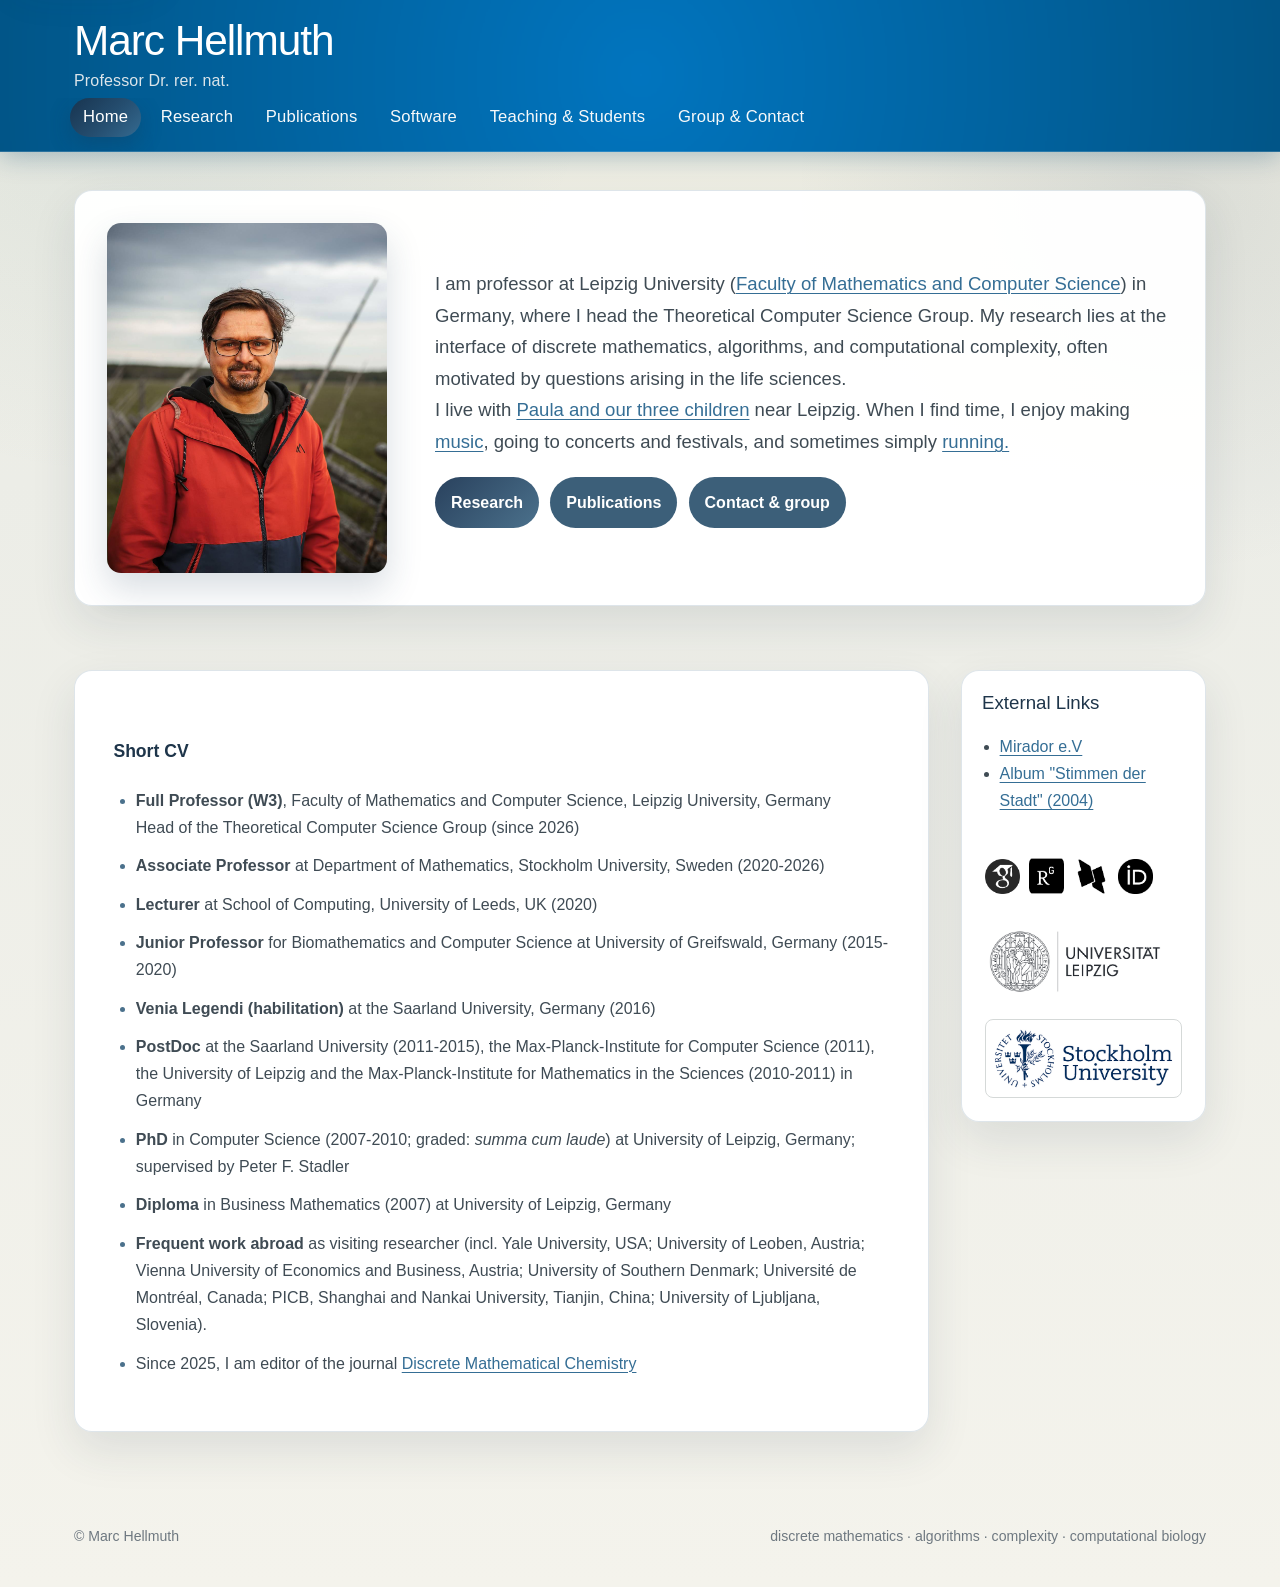
<file: index.html>
<!doctype html>
<html lang="en">

<head>
  <title>Marc_Hellmuth</title>
  <meta name="description" content="website description" />
  <meta name="keywords" content="website keywords, website keywords" />
  <meta charset="utf-8">
  <meta name="viewport" content="width=device-width, initial-scale=1">
  <link rel="stylesheet" type="text/css" href="style/style.css" />
</head>



<body>
  <a class="skip-link" href="#content">Skip to content</a>
  <div id="main">
    <div id="header">
      <div id="logo">
        <div id="logo_text">
          <!-- class="logo_colour",Priv.-Doz. allows you to change the colour of the text -->
          <h1><a href="index.html">Marc Hellmuth<span class="logo_colour"></span></a></h1>
					<h2>Professor Dr. rer. nat.</h2>
<!--          <h2>Associate Professor, Priv.-Doz. Dr. rer. nat.</h2>-->
        </div>
      </div> 
      <div id="menubar">
        <ul id="menu">
          <!-- put class="selected" in the li tag for the selected page - to highlight which page you're on -->
          <li class="selected"><a href="index.html">Home</a></li>
          <li><a href="research.html">Research</a></li>
         <!-- <li><a href="examples.html">Examples</a></li>-->
          <li><a href="publi.html">Publications</a></li>
          <li><a href="software.html">Software</a></li>
			<li><a href="teaching.html">Teaching &amp; Students</a></li>
          <li><a href="contact.html">Group &amp; Contact</a></li>        </ul>
      </div>
    </div>

<!-- ###########################
	###########################
	###########################
	###########################
-->
    <div id="site_content">

<section class="hero-card">
    <img class="portrait" src="./x-mh3.jpeg" alt="Portrait of Marc Hellmuth">
    <div class="hero-copy">
    <p> 
  I am  professor at Leipzig University 
  (<a href="https://www.informatik.uni-leipzig.de/~mhellmuth/"
      target="_blank"
      rel="noopener noreferrer">Faculty of Mathematics and Computer Science</a>)
  in Germany, where I head the Theoretical Computer Science Group.
	My research lies at the interface of discrete mathematics, algorithms, and computational complexity, often motivated 
	by questions arising in the life sciences. <!--Current topics include least common ancestors and posets in directed 				
		acyclic graphs, modular decomposition, graph theory, the mathematical analysis of biological data, and phylogenetic networks.-->
</p>

<p>
  I live with <a href="#img-family">Paula and our three children</a> near Leipzig. <!-- nearLeipzig)-->
  When I find time, I enjoy making <a href="#img-musik">music</a>, going to
  concerts and festivals, and sometimes simply
  <a href="#img-run">running.</a>
</p>
    <div class="hero-actions">
      <a class="button primary" href="research.html">Research</a>
    	<a class="button secondary" href="publi.html">Publications</a>
      <a class="button secondary" href="contact.html">Contact &amp; group</a>
    </div>
    </div>
</section>

      <div class="sidebar">
        <!-- insert your sidebar items here -->
     <!--   <h3>Latest News</h3>
        <h4>New Website Launched</h4>
        <h5>January 1st, 2010</h5>
        <p>2010 sees the redesign of our website. Take a look around and let us know what you think.<br><a href="#">Read more</a></p>
        <p></p>
        <h4>New Website Launched</h4>
        <h5>January 1st, 2010</h5>
        <p>2010 sees the redesign of our website. Take a look around and let us know what you think.<br><a href="#">Read more</a></p>-->
				<!--<p><br><br><br><br><br><br><br><br><br><br><br><br><br><br>	</p> -->
       <h3>External Links</h3>
        <ul>
          <li><a href="http://www.mirador-ev.org/" target="_blank" rel="noopener noreferrer">Mirador e.V</a>
					</li>
          <li><a href="http://www.bioinf.uni-leipzig.de/%7Emarc/StimmenDerStadt/" target="_blank" rel="noopener noreferrer">Album "Stimmen der Stadt" (2004)</a></li>
        </ul>

		
<!--			<h3>See also ... </h3> -->

			<a href="https://scholar.google.de/citations?user=4ja1NHsAAAAJ&hl=de&oi=ao" target="_blank" rel="noopener noreferrer">
			<img src="./scholargoogle.png" width="35" height="35"> 
			</a>
			<a href="https://www.researchgate.net/profile/Marc_Hellmuth" target="_blank" rel="noopener noreferrer">
			<img src="./rg.png"	  	   width="35" height="35"> 
			</a>
			<a href="https://dblp.org/pers/h/Hellmuth:Marc.html" target="_blank" rel="noopener noreferrer">
			<img src="./dblp.png"	   width="35" height="35"> 
			</a>
			<a href="https://orcid.org/0000-0002-1620-5508" target="_blank" rel="noopener noreferrer">
			<img src="./orcid.png"	width="35" height="35"> 
			<br><br><br>
			</a>				
			<a href="https://www.mathcs.uni-leipzig.de/en" target="_blank" rel="noopener noreferrer">
			<img 	src="./LE.png"	width="180" height="60"> 
			</a>						
			<a href="https://www.su.se/" target="_blank" rel="noopener noreferrer">
			<img 	src="./SU.png"	width="180" height="60"> 
			</a>						


      </div>


<!-- ###########################
	###########################
	###########################
	###########################
-->







<!-- overlays (one per image) -->
<a href="#" class="lightbox" id="img-family"><img src="family.jpg" alt=""></a>
<a href="#" class="lightbox" id="img-musik"><img src="mh1.jpeg" alt=""></a>
<a href="#" class="lightbox" id="img-run"><img src="run-2.jpg" alt=""></a>








      <div id="content">
        <!-- insert the page content here -->
        <!--<h1>Welcome to the homepage of Marc Hellmuth</h1>-->
<!--			 	<span class="left">
				<img 	src="./marchellmuth-c.jpg"	
							width="312.3" height="266.5	"   
					  	border="0.5"  alt="Marc Hellmuth"  > -->
<!--					  	<span class="center">-->

<!--							width="1095" height="1600"  -->
<!--				<img 	src="./x-mh3.jpeg"	-->
<!--							width="250" height="365"  -->
<!--					  	border="0.5"  alt="Marc Hellmuth"  > -->
						
<!--				<img 	src="./marchellmuth.jpg"	-->
<!--							width="400" height="267"  -->
<!--					  	border="0.5"  alt="Marc Hellmuth"  > -->
<!--				</span><br>-->
<!--				</span><br>-->
<!--				<p align="justify">-->
<!--					I am an associate professor -->
<!--					at  Stockholm University (<a href="https://www.su.se/english/profiles/mahe0163-1.529352#" target="_blank" rel="noopener noreferrer">Department of Mathematics</a>) in Sweden.-->
<!--					My <a href="research.html">research interests</a> -->
<!--					cover a wide variety of topics  at the interface of discrete mathematics, computer science and life sciences (see below for more details).-->
<!--					 <!--A main focus lies on  the mathematical characterization of discrete structures that naturally appear in -->
<!--					 data science or processes in life sciences as well as the design of efficient algorithms -->
<!--					 for solving underlying combinatorial problems. -->
<!--					 I live with <a href="family.jpg">Paula and our three children</a> in Uppsala. When I find time, -->
<!--					I enjoy making <a href="mh1.jpeg">music</a> and going to concerts or festivals. 	-->






					<h4><b>Short CV</b></h4>
					<ul>
<li> <b>Full Professor (W3)</b>, Faculty of Mathematics and Computer Science,
Leipzig University, Germany<br>
Head of the Theoretical Computer Science Group (since 2026)<br></li> 
					<li> <b>Associate Professor </b> at Department of Mathematics, Stockholm University, Sweden (2020-2026) </li>
					<li> <b>Lecturer</b> at 	School of Computing,  University of Leeds, UK (2020) </li>
					<li> <b>Junior Professor</b> for Biomathematics and Computer Science at University
						of Greifswald, Germany (2015-2020) </li>
					<li> <b>Venia Legendi (habilitation)</b> <!--in Bioinformatics--> at the Saarland
					University, Germany (2016)	</li>
					<li> <b>PostDoc</b> at the Saarland
					University (2011-2015), the Max-Planck-Institute for Computer
					Science (2011), the University of Leipzig and the
					Max-Planck-Institute for Mathematics in the Sciences (2010-2011) in Germany </li>
					<li><b>PhD</b> in Computer Science (2007-2010;
										graded:
					<em>summa cum laude</em>) at University of Leipzig, Germany;
					supervised by 
				  Peter F. Stadler </li>
				   <li> <b>Diploma</b> in Business Mathematics (2007) at University of Leipzig, Germany </li>
				   <li> <b>Frequent work abroad</b> as visiting researcher (incl. Yale University, USA;
							University of Leoben, Austria; Vienna University of Economics and
							Business, Austria; University of Southern Denmark; Universit&eacute; de
							Montr&eacute;al, Canada; PICB, Shanghai and Nankai University, Tianjin,
							China; University of Ljubljana, Slovenia). </li>
					<li> 				Since 2025, I am editor of the journal <a href="https://dmc-journal.eu/index.php/dmc" target="_blank" rel="noopener noreferrer">Discrete Mathematical Chemistry</a> 	</li>

					</ul>
					
					

				<!--	<section class="research-preview" aria-labelledby="research-preview-heading">
          <h2 id="research-preview-heading">Research</h2>
          <p>
            My research lies at the interface of discrete mathematics, theoretical computer science,
            algorithms, and computational biology. Current themes include phylogenetic networks,
            least common ancestors in directed acyclic graphs, modular decomposition, graph theory,
            and the mathematical analysis of biological data.
          </p>
          <div class="hero-actions">
            <a class="button primary" href="research.html">Explore research</a>
            <a class="button secondary" href="publi.html">View publications</a>
          </div>
        </section>-->
      </div>
    </div>
    <div id="content_footer"></div>
    <div id="footer">
      <span>&copy; Marc Hellmuth</span>
      <span>discrete mathematics · algorithms · complexity · computational biology</span>
    </div>
  </div>
</body>
</html>
</file>
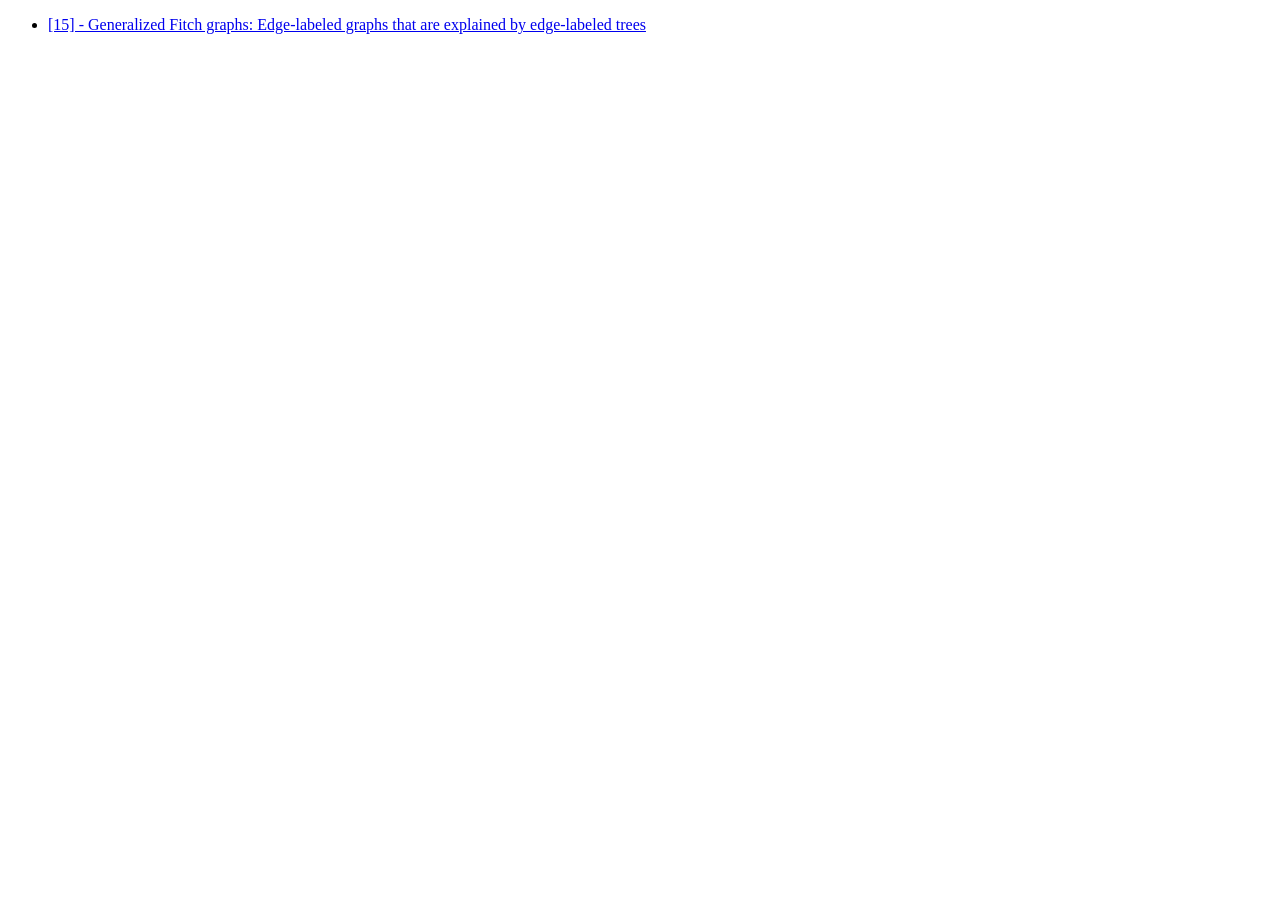
<file: PAPERS/index.html>
<!DOCTYPE HTML>
<html>

<ul>
          <li><a href="./15-GeneralizedFitchGraphs-DAM.pdf" target="_blank">[15] - Generalized Fitch graphs: Edge-labeled graphs that are
																																					explained by edge-labeled trees</a>
					</li>
        </ul>
	

</html>
</file>
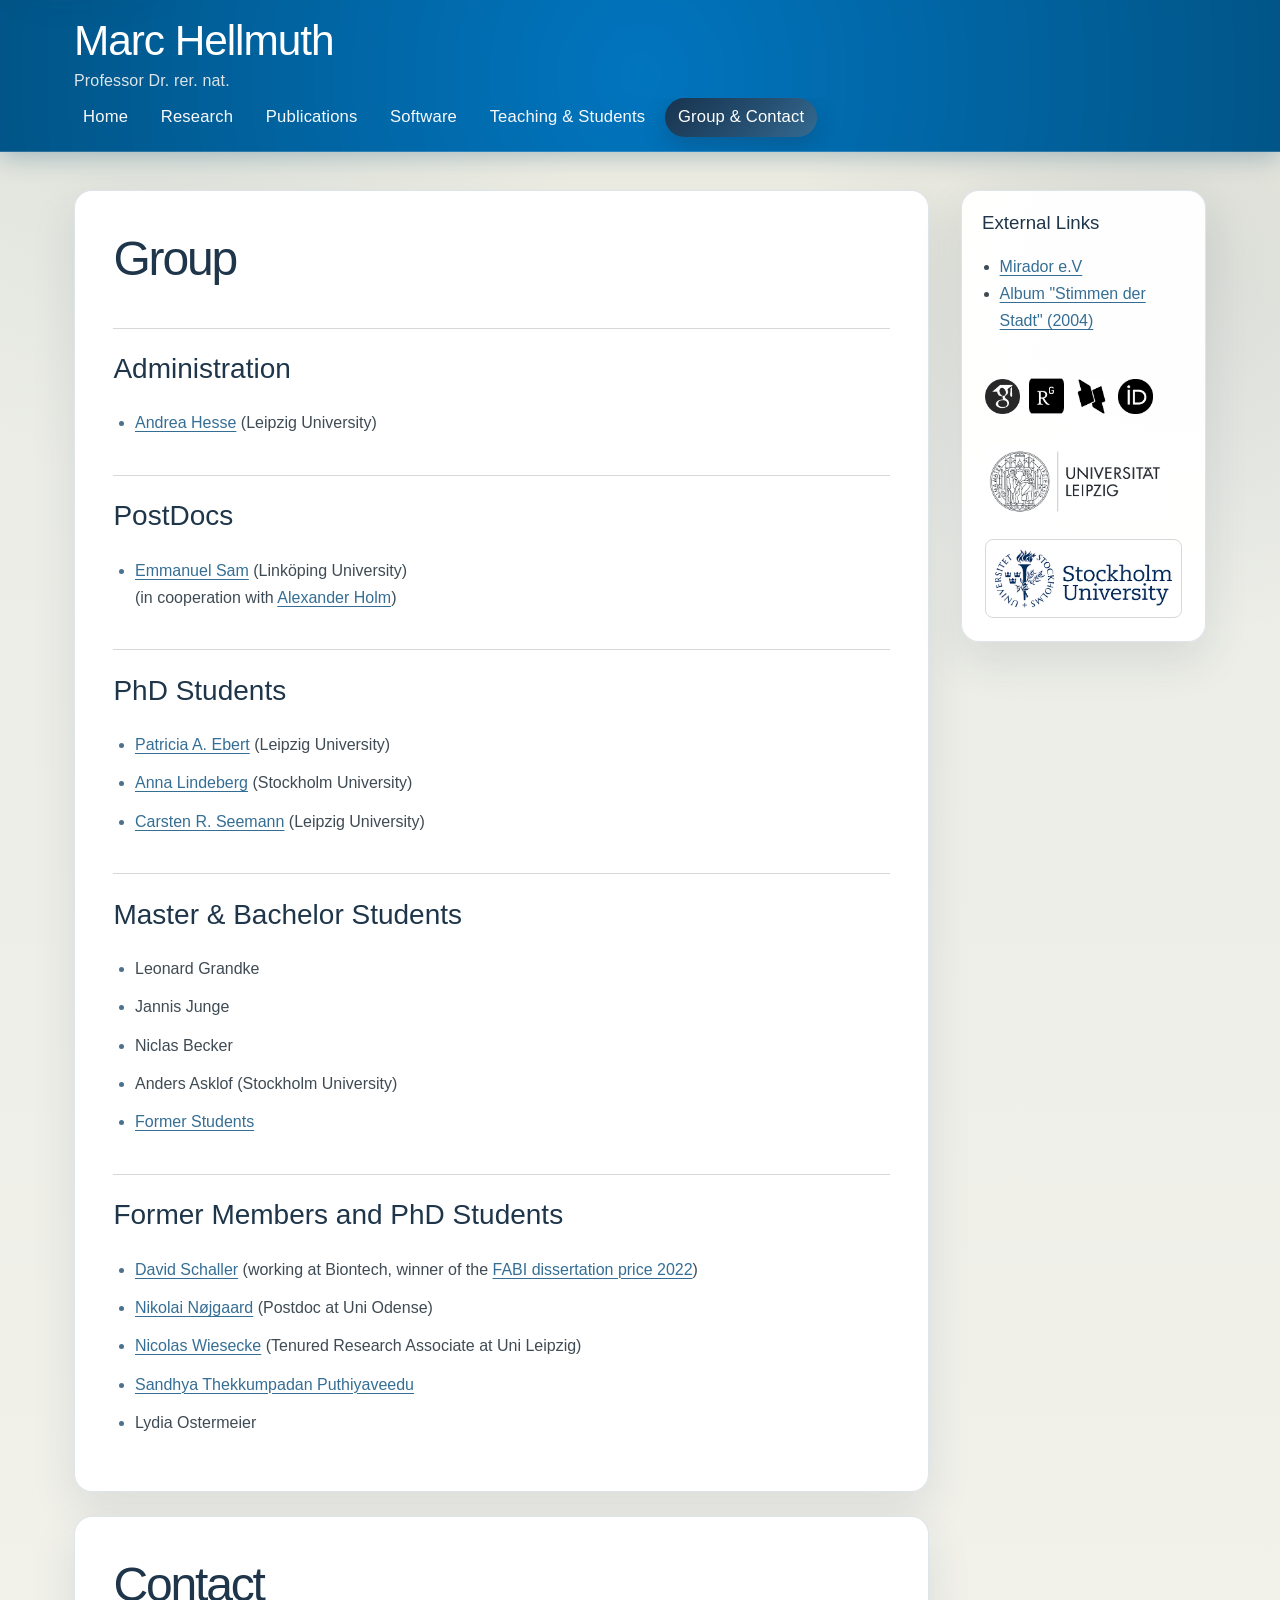
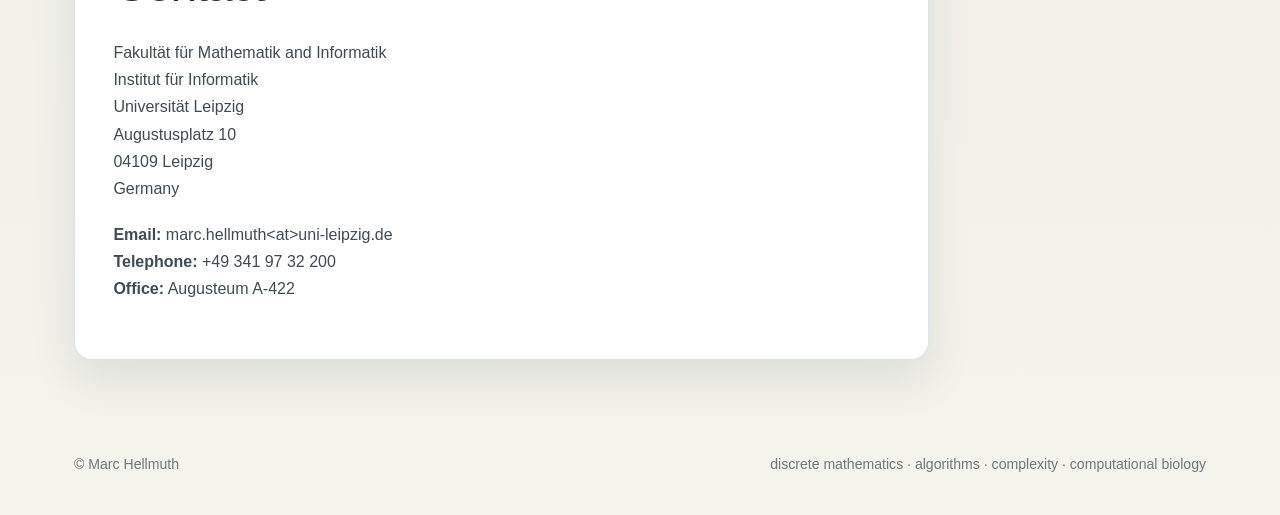
<file: contact.html>
<!doctype html>
<html lang="en">

<head>
  <title>Marc_Hellmuth-Contact</title>
  <meta name="description" content="website description" />
  <meta name="keywords" content="website keywords, website keywords" />
  <meta charset="utf-8">
  <meta name="viewport" content="width=device-width, initial-scale=1">
  <link rel="stylesheet" type="text/css" href="style/style.css" />
</head>


<body class="contact-page">
  <a class="skip-link" href="#main-content">Skip to content</a>
  <div id="main">
    <div id="header">
      <div id="logo">
        <div id="logo_text">
          <!-- class="logo_colour", allows you to change the colour of the text -->
          <h1><a href="index.html">Marc Hellmuth<span class="logo_colour"></span></a></h1>
				<h2>Professor Dr. rer. nat.</h2>
        </div>
      </div>
      <div id="menubar">
        <ul id="menu">
          <!-- put class="selected" in the li tag for the selected page - to highlight which page you're on -->
          <li><a href="index.html">Home</a></li>
          <li><a href="research.html">Research</a></li>
         <!-- <li><a href="examples.html">Examples</a></li>-->
          <li><a href="publi.html">Publications</a></li>
          <li><a href="software.html">Software</a></li>
		<li><a href="teaching.html">Teaching &amp; Students</a></li>
          <li class="selected"><a href="contact.html">Group &amp; Contact</a></li>        </ul>
      </div>
    </div>


<!-- ###########################
	###########################
	###########################
	###########################
-->
    <div id="site_content">
      <div class="sidebar">
        <!-- insert your sidebar items here -->
     <!--   <h3>Latest News</h3>
        <h4>New Website Launched</h4>
        <h5>January 1st, 2010</h5>
        <p>2010 sees the redesign of our website. Take a look around and let us know what you think.<br><a href="#">Read more</a></p>
        <p></p>
        <h4>New Website Launched</h4>
        <h5>January 1st, 2010</h5>	
        <p>2010 sees the redesign of our website. Take a look around and let us know what you think.<br><a href="#">Read more</a></p>-->
				<!--<p><br><br><br><br><br><br><br><br><br><br><br><br><br><br>	</p> -->
       <h3>External Links</h3>
        <ul>
          <li><a href="http://www.mirador-ev.org/" target="_blank" rel="noopener noreferrer">Mirador e.V</a>
					</li>
          <li><a href="http://www.bioinf.uni-leipzig.de/%7Emarc/StimmenDerStadt/" target="_blank" rel="noopener noreferrer">Album "Stimmen der Stadt" (2004)</a></li>
        </ul>
      
      
			<a href="https://scholar.google.de/citations?user=4ja1NHsAAAAJ&hl=de&oi=ao" target="_blank" rel="noopener noreferrer">
			<img src="./scholargoogle.png" width="35" height="35"> 
			</a>
			<a href="https://www.researchgate.net/profile/Marc_Hellmuth" target="_blank" rel="noopener noreferrer">
			<img src="./rg.png"	  	   width="35" height="35"> 
			</a>
			<a href="https://dblp.org/pers/h/Hellmuth:Marc.html" target="_blank" rel="noopener noreferrer">
			<img src="./dblp.png"	   width="35" height="35"> 
			</a>
			<a href="https://orcid.org/0000-0002-1620-5508" target="_blank" rel="noopener noreferrer">
			<img src="./orcid.png"	width="35" height="35"> 
			<br><br><br>
			</a>				
						<a href="https://www.mathcs.uni-leipzig.de/en" target="_blank" rel="noopener noreferrer">
			<img 	src="./LE.png"	width="180" height="60"> 
			</a>						
			<a href="https://www.su.se/" target="_blank" rel="noopener noreferrer">
			<img 	src="./SU.png"	width="180" height="60"> 
			</a>						

      </div>


<!-- ###########################
	###########################
	###########################
	###########################
-->

      <main class="content-stack" id="main-content">
        <section id="content-group" class="content-card" aria-labelledby="group-heading">
          <h1 id="group-heading">Group</h1>

          <h2>Administration</h2>
          <ul>
            <li>
              <a href="https://www.informatik.uni-leipzig.de/theo/pers/hesse.html" target="_blank" rel="noopener noreferrer">Andrea Hesse</a> (Leipzig University)<br>
            </li>
          </ul>


          <h2>PostDocs</h2>
          <ul>
            <li>
              <a href="https://liu.se/en/employee/emmsa15" target="_blank" rel="noopener noreferrer">Emmanuel Sam</a> (Linköping University)<br>
              (in cooperation with <a href="https://liu.se/en/employee/aleho55" target="_blank" rel="noopener noreferrer">Alexander Holm</a>)
            </li>
          </ul>

          <h2>PhD Students</h2>
          <ul>
            <li><a href="https://www.su.se/profiles/paeb5514-1.831613" target="_blank" rel="noopener noreferrer">Patricia A. Ebert</a> (Leipzig University)</li>
            <li><a href="https://annalindeberg.github.io/" target="_blank" rel="noopener noreferrer">Anna Lindeberg</a> (Stockholm University)</li>
            <li><a href="https://www.bioinf.uni-leipzig.de/~carsten/" target="_blank" rel="noopener noreferrer">Carsten R. Seemann</a> (Leipzig University)</li> 
          </ul>

          <h2>Master &amp; Bachelor Students</h2>
          <ul>
						<li>Leonard Grandke  </li> <!-- MSc BMGs -->
            <li>Jannis Junge </li> <!-- BSc MUL trees -->
            <li>Niclas Becker </li> <!-- BSc ominus BadAncestor-VC  -->
            <li>Anders Asklof (Stockholm University) </li>
            <li><a href="teaching.html">Former Students</a></li>
          </ul>

          <h2>Former Members and PhD Students</h2>
          <ul>
            <li>
              <a href="http://www.bioinf.uni-leipzig.de/~sdavid/" target="_blank" rel="noopener noreferrer">David Schaller</a>
              (working at Biontech, winner of the
              <a href="https://dechema.de/fabi2022.html" target="_blank" rel="noopener noreferrer">FABI dissertation price 2022</a>)
            </li>
            <li><a href="https://imada.sdu.dk/~nojgaard/" target="_blank" rel="noopener noreferrer">Nikolai N&oslash;jgaard</a> (Postdoc at Uni Odense)</li>
            <li><a href="http://pacosy.informatik.uni-leipzig.de/20-0-Nicolas+Wieseke.html" target="_blank" rel="noopener noreferrer">Nicolas Wiesecke</a> (Tenured Research Associate at Uni Leipzig)</li>
            <li><a href="https://sandhya-tp.github.io/" target="_blank" rel="noopener noreferrer">Sandhya Thekkumpadan Puthiyaveedu</a></li>
            <li>Lydia Ostermeier</li>
          </ul>
        </section>

        <section class="content-card contact-card" aria-labelledby="contact-heading">
          <h1 id="contact-heading">Contact</h1>
          <p>
          Fakultät für Mathematik and Informatik <br>
          Institut für Informatik <br>
					Universität Leipzig <br>
					Augustusplatz 10 <br>
					04109 Leipzig <br>
            Germany
          </p>
          <p>
            <strong>Email:</strong> marc.hellmuth&#60;at&#62;uni-leipzig.de<br>
            <strong>Telephone:</strong> +49 341 97 32 200<br>
            <strong>Office:</strong> Augusteum A-422 <!--, House 1 in Albano (Albanovagen 28)-->
          </p>
<!--          <p>
            <a href="https://www.su.se/department-of-mathematics/about-the-department/find-us" target="_blank" rel="noopener noreferrer">How to find us</a>
          </p>-->
        </section>
      </main>
    </div>

    <div id="content_footer"></div>
    <div id="footer">
      <span>&copy; Marc Hellmuth</span>
      <span>discrete mathematics · algorithms · complexity · computational biology</span>
    </div>
  </div>
</body>
</html>
</file>
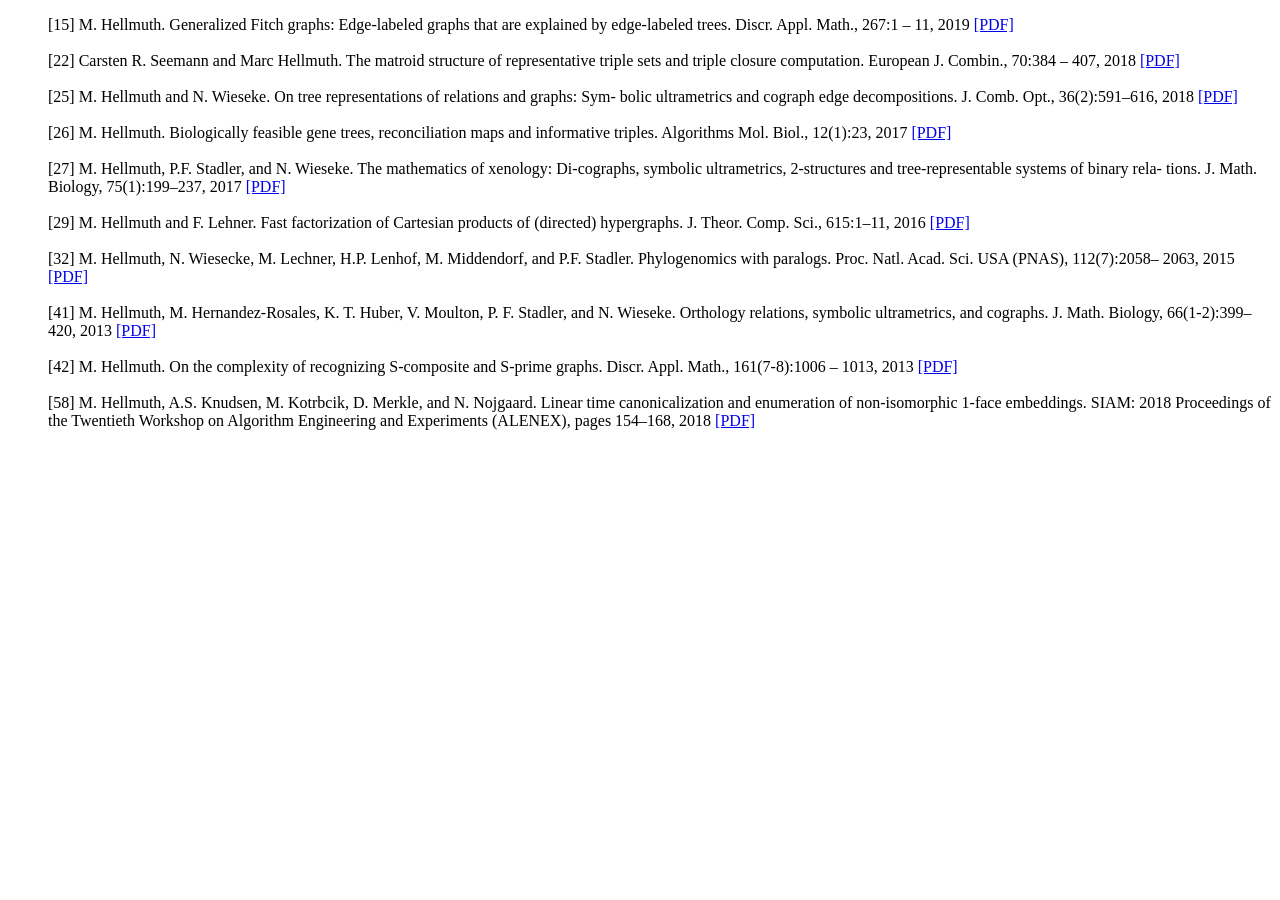
<file: papers.html>
<!DOCTYPE HTML>
<html>



 <ul style="list-style: none;">
  <li>[15] M. Hellmuth. Generalized Fitch graphs: Edge-labeled graphs that are explained by
			edge-labeled trees. Discr. Appl. Math., 267:1 – 11, 2019 
 			<a href="./PAPERS/15-GeneralizedFitchGraphs-DAM.pdf" target="_blank">[PDF]<a/> </br>
	</li><br>
  <li>[22] Carsten R. Seemann and Marc Hellmuth. The matroid structure of representative
			triple sets and triple closure computation. European J. Combin., 70:384 – 407, 2018  
 			<a href="./PAPERS/22-matroid-EuropJCombinatorics.pdf" target="_blank">[PDF]<a/><br> 
	</li><br>
  <li>[25] M. Hellmuth and N. Wieseke. On tree representations of relations and graphs: Sym-
bolic ultrametrics and cograph edge decompositions. J. Comb. Opt., 36(2):591–616,
2018 
 			<a href="./PAPERS/25-JOCO.pdf" target="_blank">[PDF]<a/></br>
	</li><br>
  <li>[26] M. Hellmuth. Biologically feasible gene trees, reconciliation maps and informative
triples. Algorithms Mol. Biol., 12(1):23, 2017
 			<a href="./PAPERS/26-BiologicallyFeasibleTrees-Algorithms_for_Molecular_Biology.pdf" target="_blank">[PDF]<a/></br>
	</li><br>
  <li>[27] M. Hellmuth, P.F. Stadler, and N. Wieseke. The mathematics of xenology: Di-cographs,
symbolic ultrametrics, 2-structures and tree-representable systems of binary rela-
tions. J. Math. Biology, 75(1):199–237, 2017
 			<a href="./PAPERS/27-MathXenology-JOMB.pdf" target="_blank">[PDF]<a/></br>
	</li><br>
  <li>[29] M. Hellmuth and F. Lehner. Fast factorization of Cartesian products of (directed)
hypergraphs. J. Theor. Comp. Sci., 615:1–11, 2016
 			<a href="./PAPERS/29-CartesianHypergraphProducts-TCS.pdf" target="_blank">[PDF]<a/></br>
	</li><br>
  <li>[32] M. Hellmuth, N. Wiesecke, M. Lechner, H.P. Lenhof, M. Middendorf, and P.F. Stadler.
Phylogenomics with paralogs. Proc. Natl. Acad. Sci. USA (PNAS), 112(7):2058–
2063, 2015
 			<a href="./PAPERS/32-PhylogenomicsWithParalogs-PNAS.pdf" target="_blank">[PDF]<a/></br>
	</li><br>
  <li>[41] M. Hellmuth, M. Hernandez-Rosales, K. T. Huber, V. Moulton, P. F. Stadler, and
N. Wieseke. Orthology relations, symbolic ultrametrics, and cographs. J. Math.
Biology, 66(1-2):399–420, 2013
 			<a href="./PAPERS/41-OrthologyRelation-JOMB.pdf" target="_blank">[PDF]<a/></br>
	</li><br>
  <li>[42] M. Hellmuth. On the complexity of recognizing S-composite and S-prime graphs.
Discr. Appl. Math., 161(7-8):1006 – 1013, 2013
 			<a href="./PAPERS/42-Sprime-DAM.pdf" target="_blank">[PDF]<a/></br>
	</li><br>
  <li>[58] M. Hellmuth, A.S. Knudsen, M. Kotrbcik, D. Merkle, and N. Nojgaard. Linear time
canonicalization and enumeration of non-isomorphic 1-face embeddings. SIAM:
2018 Proceedings of the Twentieth Workshop on Algorithm Engineering and
Experiments (ALENEX), pages 154–168, 2018 
 			<a href="./PAPERS/58-linearTime-ALENEX.pdf" target="_blank">[PDF]<a/></br>
	</li>

</ul> 	

</html>
</file>
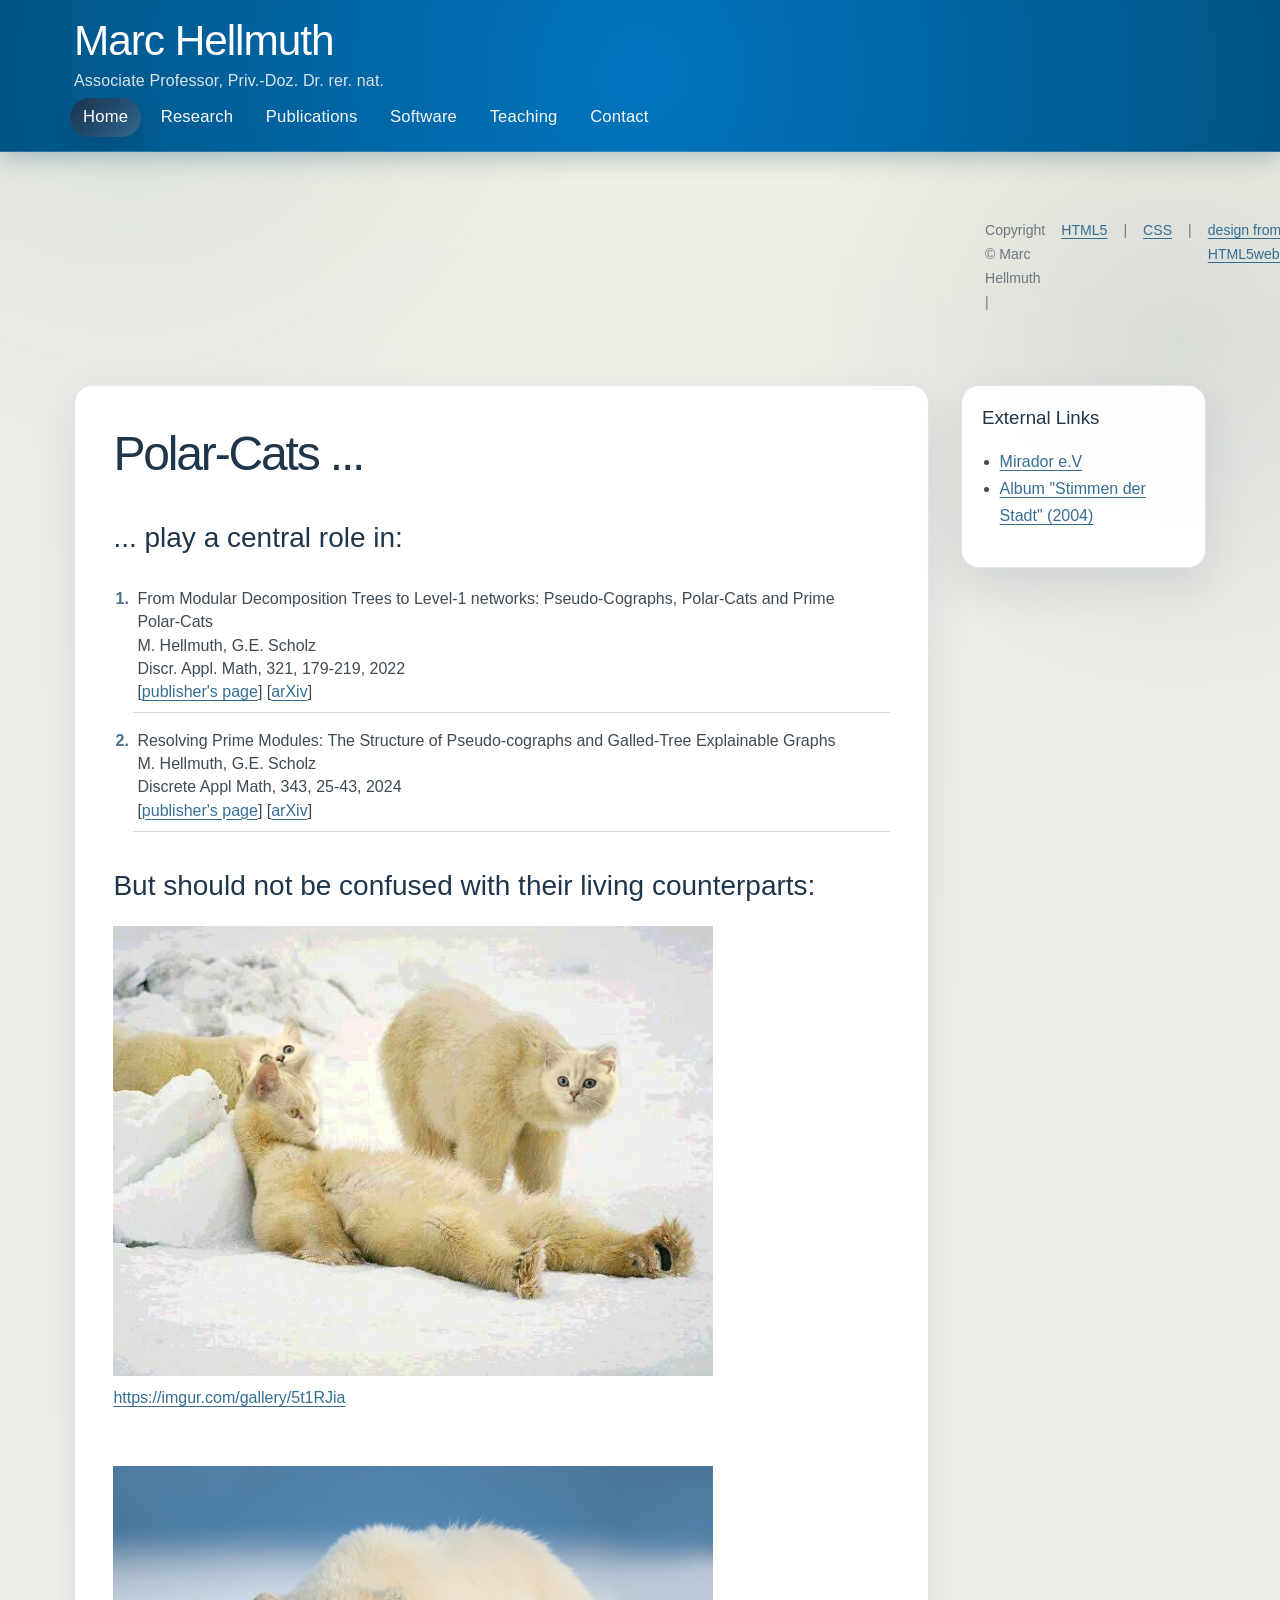
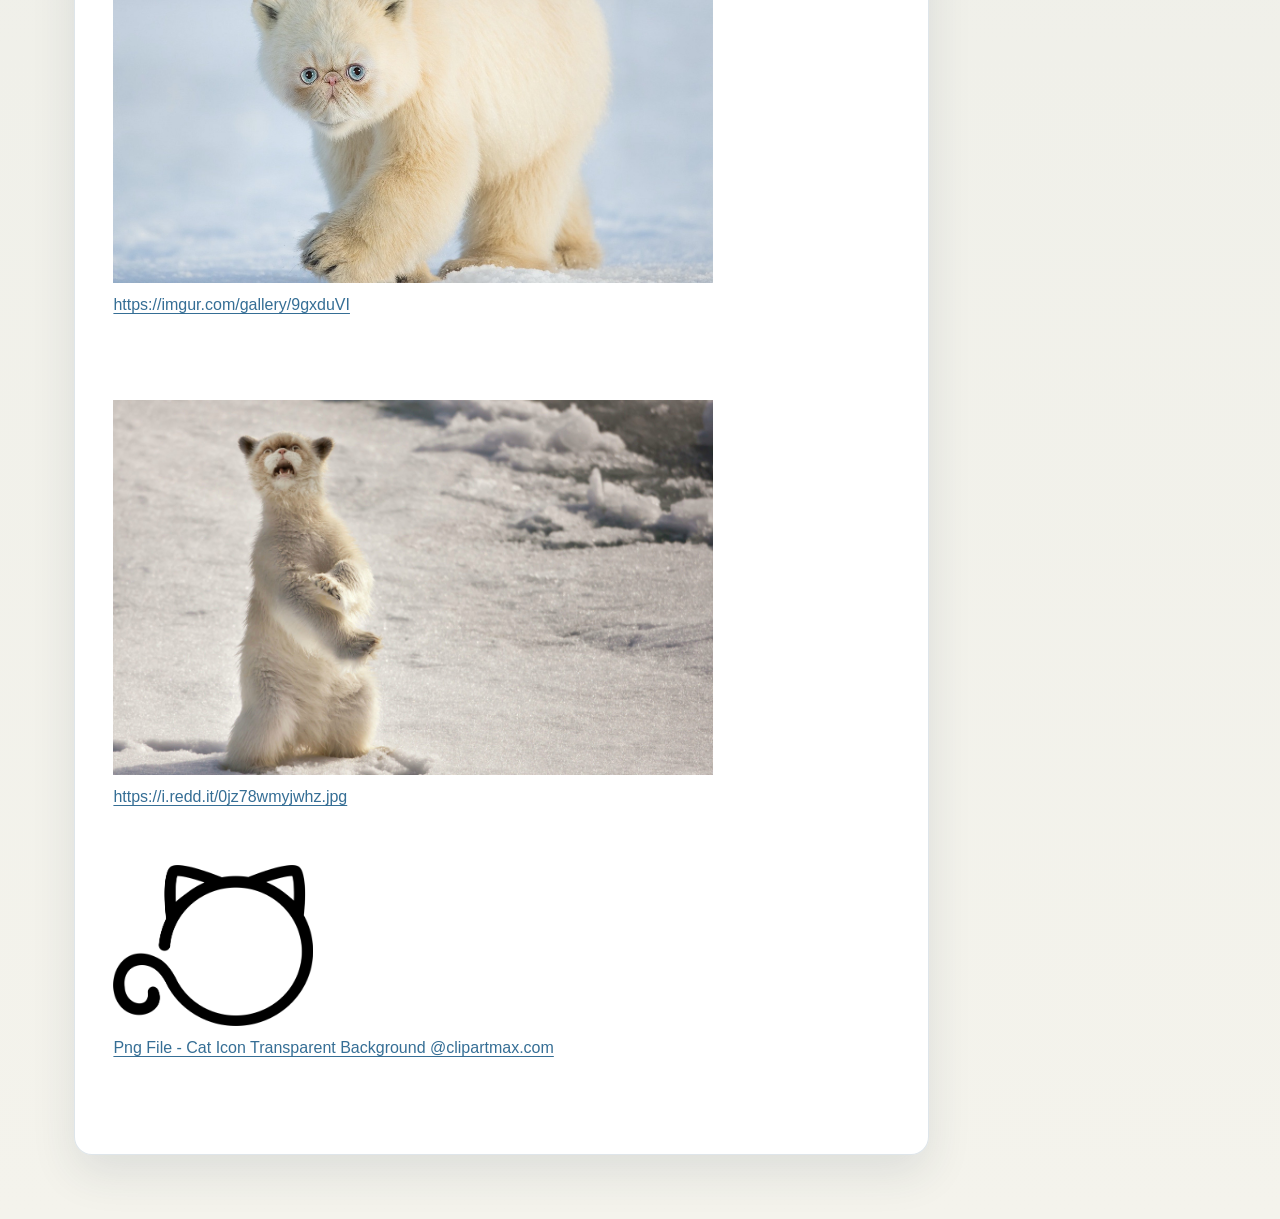
<file: polarCat.html>
<!DOCTYPE HTML>
<html>

<head>
  <title>Marc_Hellmuth</title>
  <meta name="description" content="website description" />
  <meta name="keywords" content="website keywords, website keywords" />
  <meta http-equiv="content-type" content="text/html; charset=windows-1252" />
  <link rel="stylesheet" type="text/css" href="style/style.css" title="style" />
</head>



<body>
  <div id="main">
    <div id="header">
      <div id="logo">
        <div id="logo_text">
          <!-- class="logo_colour",Priv.-Doz. allows you to change the colour of the text -->
          <h1><a href="index.html">Marc Hellmuth<span class="logo_colour"></span></a></h1>
          <h2>Associate Professor, Priv.-Doz. Dr. rer. nat.</h2>
        </div>
      </div>
      <div id="menubar">
        <ul id="menu">
          <!-- put class="selected" in the li tag for the selected page - to highlight which page you're on -->
          <li class="selected"><a href="index.html">Home</a></li>
         <!-- <li><a href="examples.html">Examples</a></li>-->
          <li><a href="research.html">Research</a></li>
          <li><a href="publi.html">Publications</a></li>
          <li><a href="software.html">Software</a></li>
          <li><a href="teaching.html">Teaching</a></li>
          <li><a href="contact.html">Contact</a></li>
        </ul>
      </div>
    </div>

<!-- ###########################
	###########################
	###########################
	###########################
-->
    <div id="site_content">
      <div class="sidebar">
        <!-- insert your sidebar items here -->
     <!--   <h3>Latest News</h3>
        <h4>New Website Launched</h4>
        <h5>January 1st, 2010</h5>
        <p>2010 sees the redesign of our website. Take a look around and let us know what you think.<br /><a href="#">Read more</a></p>
        <p></p>
        <h4>New Website Launched</h4>
        <h5>January 1st, 2010</h5>
        <p>2010 sees the redesign of our website. Take a look around and let us know what you think.<br /><a href="#">Read more</a></p>-->
				<!--<p></br></br></br></br></br></br></br></br></br></br></br></br></br></br>	</p> -->
       <h3>External Links</h3>
        <ul>
          <li><a href="http://www.mirador-ev.org/" target="_blank">Mirador e.V</a>
					</li>
          <li><a href="http://www.bioinf.uni-leipzig.de/%7Emarc/StimmenDerStadt/" target="_blank">Album "Stimmen der Stadt" (2004)</a></li>
        </ul>

      </div>


<!-- ###########################
	###########################
	###########################
	###########################
-->



      <div id="content">
					  	<span class="center">
					  	
					  	        <h1>Polar-Cats ... </h1>
					  	        
					  	        
					  	        
					  	        			 <h2>...  play a central role in: </h2>
					  	        
					  	     <ol>	   
 				 <li>From Modular Decomposition Trees to Level-1 networks: Pseudo-Cographs, Polar-Cats and Prime Polar-Cats<br> 	
						 M. Hellmuth, G.E. Scholz <br> 	
						Discr. Appl. Math, 321, 179-219,  2022<br> 
				   [<a href="https://www.sciencedirect.com/science/article/pii/S0166218X22002359"  target="_blank" rel="noopener noreferrer">publisher's	page</a>]
				   [<a href="https://arxiv.org/abs/2112.05537"   target="_blank" rel="noopener noreferrer">arXiv</a>]</li>

				

	         <li>Resolving Prime Modules: The Structure of Pseudo-cographs and Galled-Tree Explainable Graphs<br> 	
						 M. Hellmuth, G.E. Scholz <br> 	
						 Discrete Appl Math, 343, 25-43, 2024 <br>	
					 [<a href="https://www.sciencedirect.com/science/article/pii/S0166218X2300375X"  target="_blank" rel="noopener noreferrer">publisher's	page</a>]
			   [<a href="https://arxiv.org/abs/2211.16854"   target="_blank" rel="noopener noreferrer">arXiv</a>]</li>	  	        
	</ol>	

					  	        			 <h2>But should not be confused with their living counterparts: </h2>

				<img 	src="./polarCat.jpeg"
				    width = 600;
				    height= auto; ></br>
				<a href="https://imgur.com/gallery/5t1RJia" target="_blank">https://imgur.com/gallery/5t1RJia</a>
				</br></br></br>
				    				    
				<img 	src="./polarCat2.jpg"
				    width = 600;
				    height= auto;  > </br>
				<a href="https://imgur.com/gallery/9gxduVI" target="_blank">https://imgur.com/gallery/9gxduVI</a>
				</br></br></br>

				    				    </br>
				<img 	src="./polarCat3.jpg"
				    width = 600;
				    height= auto; >
				<a href="https://i.redd.it/0jz78wmyjwhz.jpg" target="_blank">https://i.redd.it/0jz78wmyjwhz.jpg</a>
				</br></br></br>

					<img src="./cat.png" 
							alt="Png File - Cat Icon Transparent Background @clipartmax.com" width = 200;
				    height= auto; > </br>
				    
				 <a href="https://www.clipartmax.com/middle/m2H7d3d3A0m2K9m2_png-file-cat-icon-transparent-background/" target="_blank">Png File - Cat Icon Transparent Background @clipartmax.com</a>
				 </br></br>

				</span></br>
			 </div>



    <div id="content_footer"></div>
    <div id="footer">
      Copyright &copy; Marc Hellmuth | <a href="http://validator.w3.org/check?uri=referer">HTML5</a> | <a href="http://jigsaw.w3.org/css-validator/check/referer">CSS</a> | <a href="http://www.html5webtemplates.co.uk">design from HTML5webtemplates.co.uk</a>
    </div>
  </div>
</body>
</html>
</file>
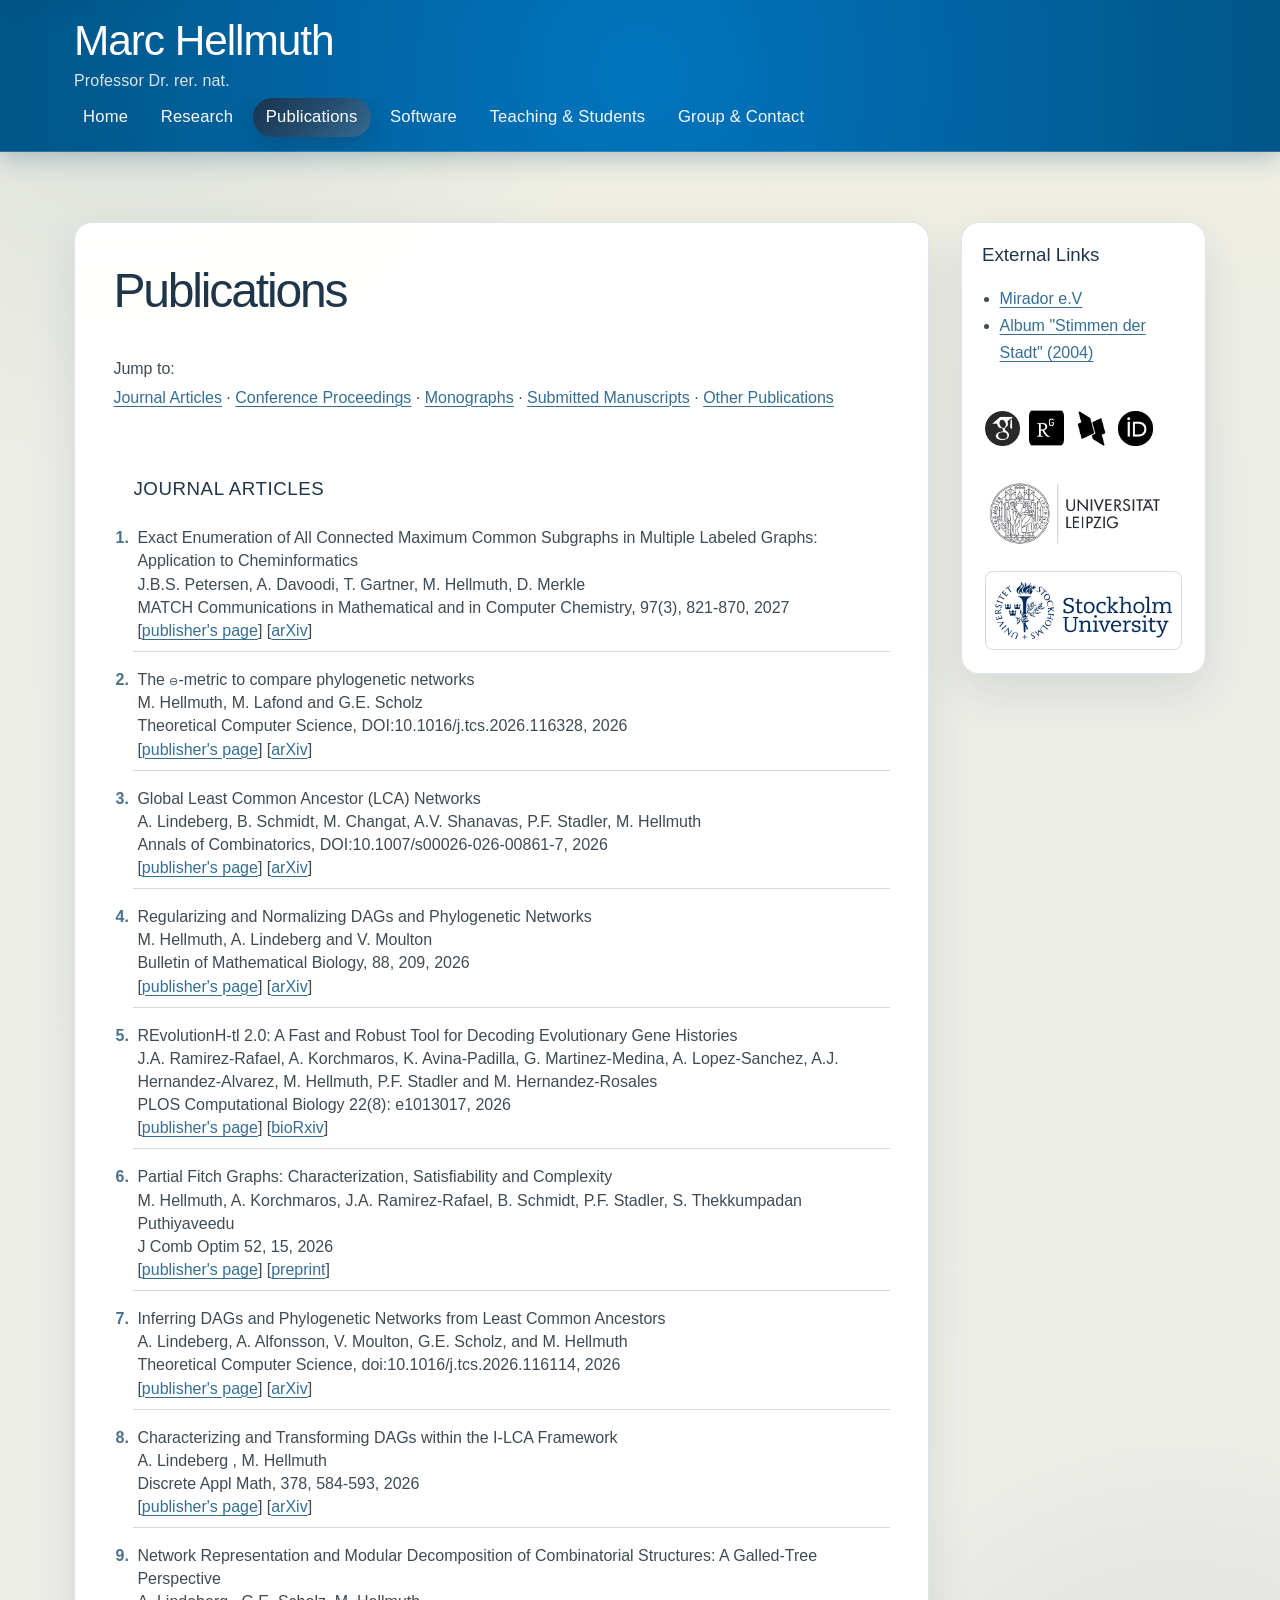
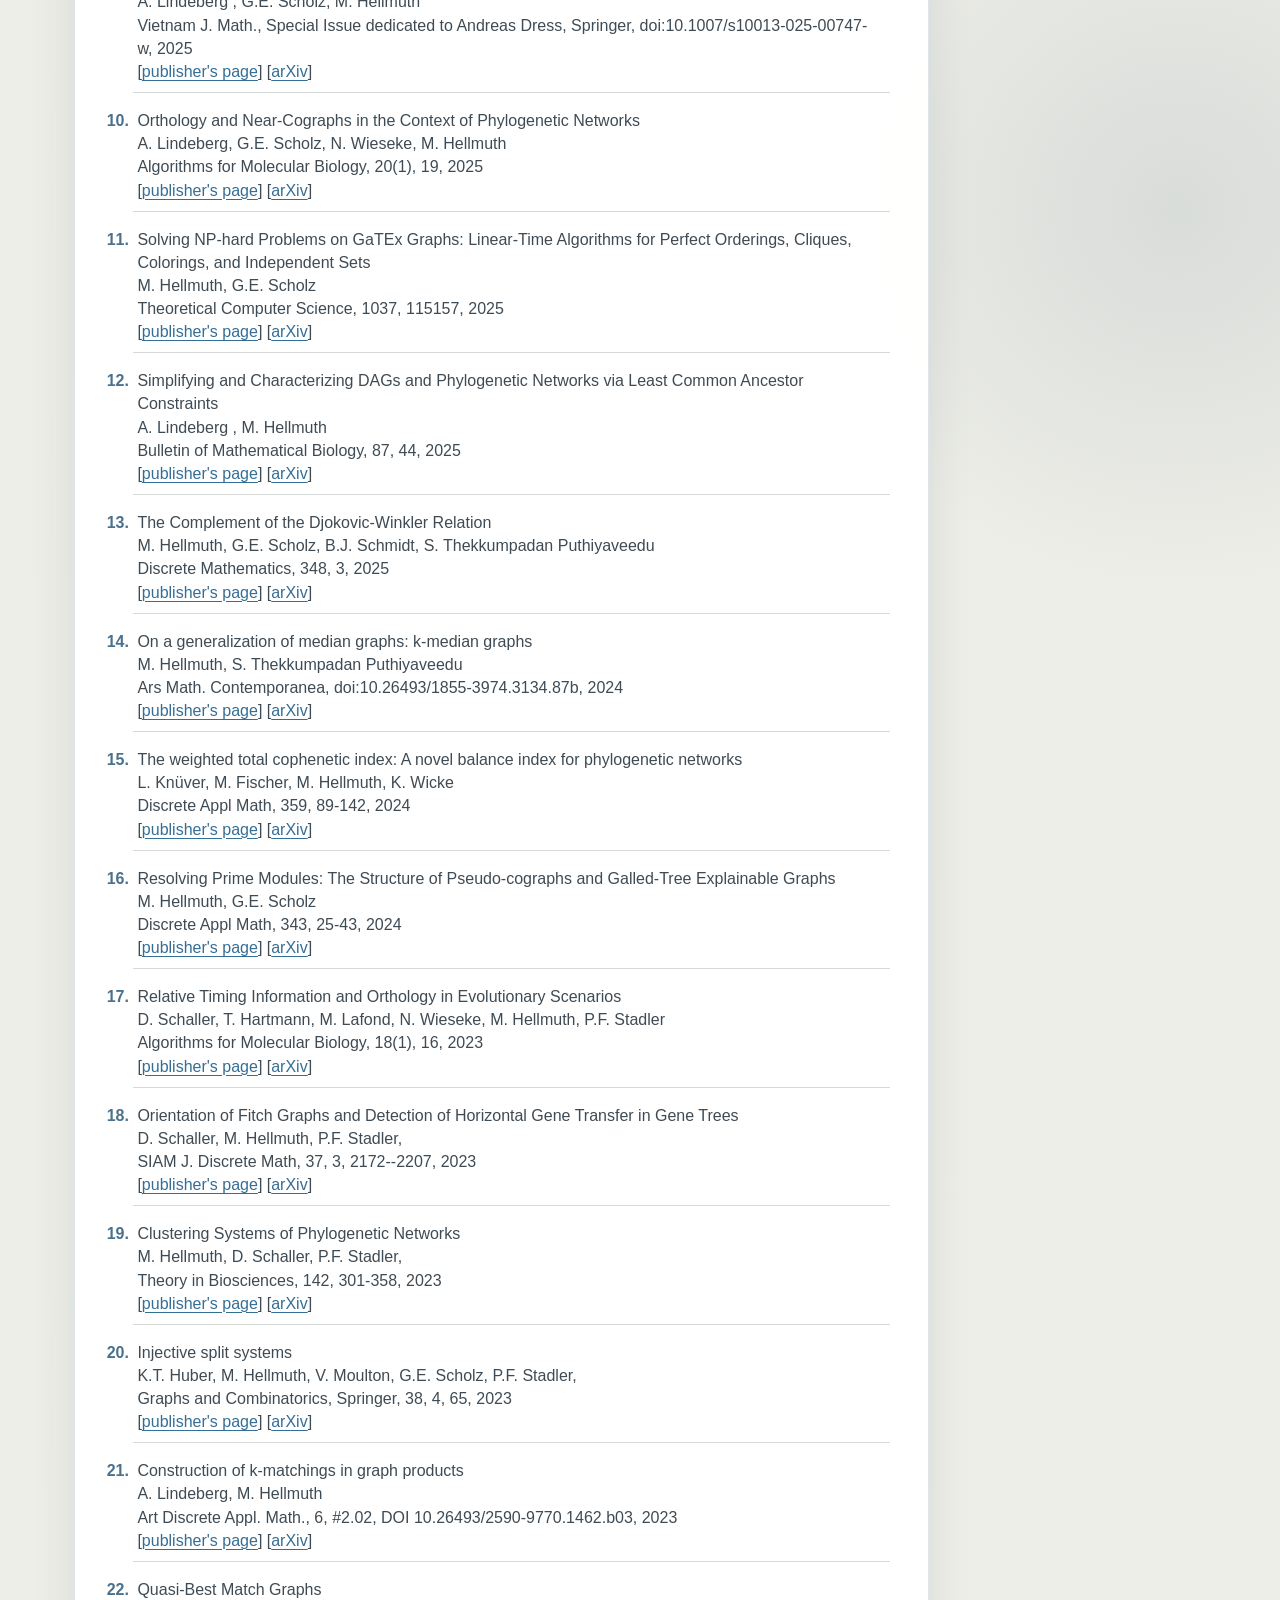
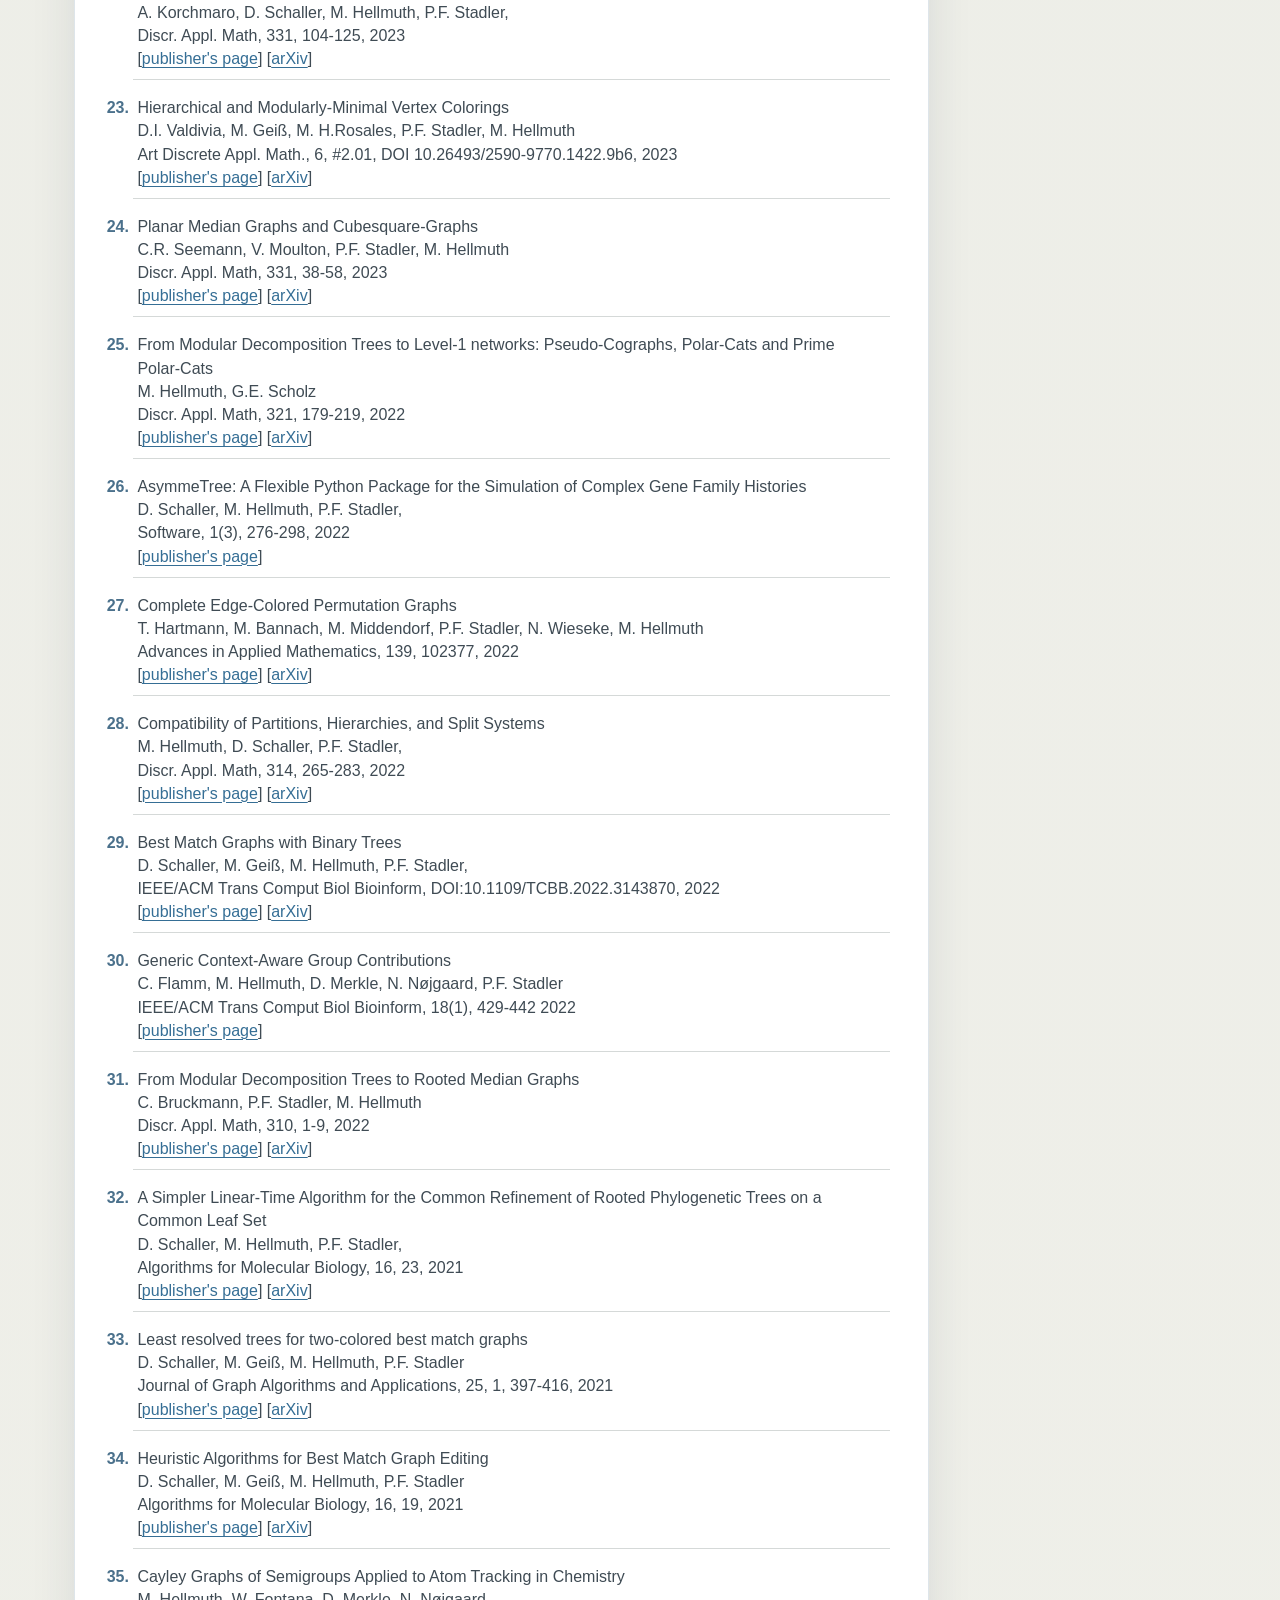
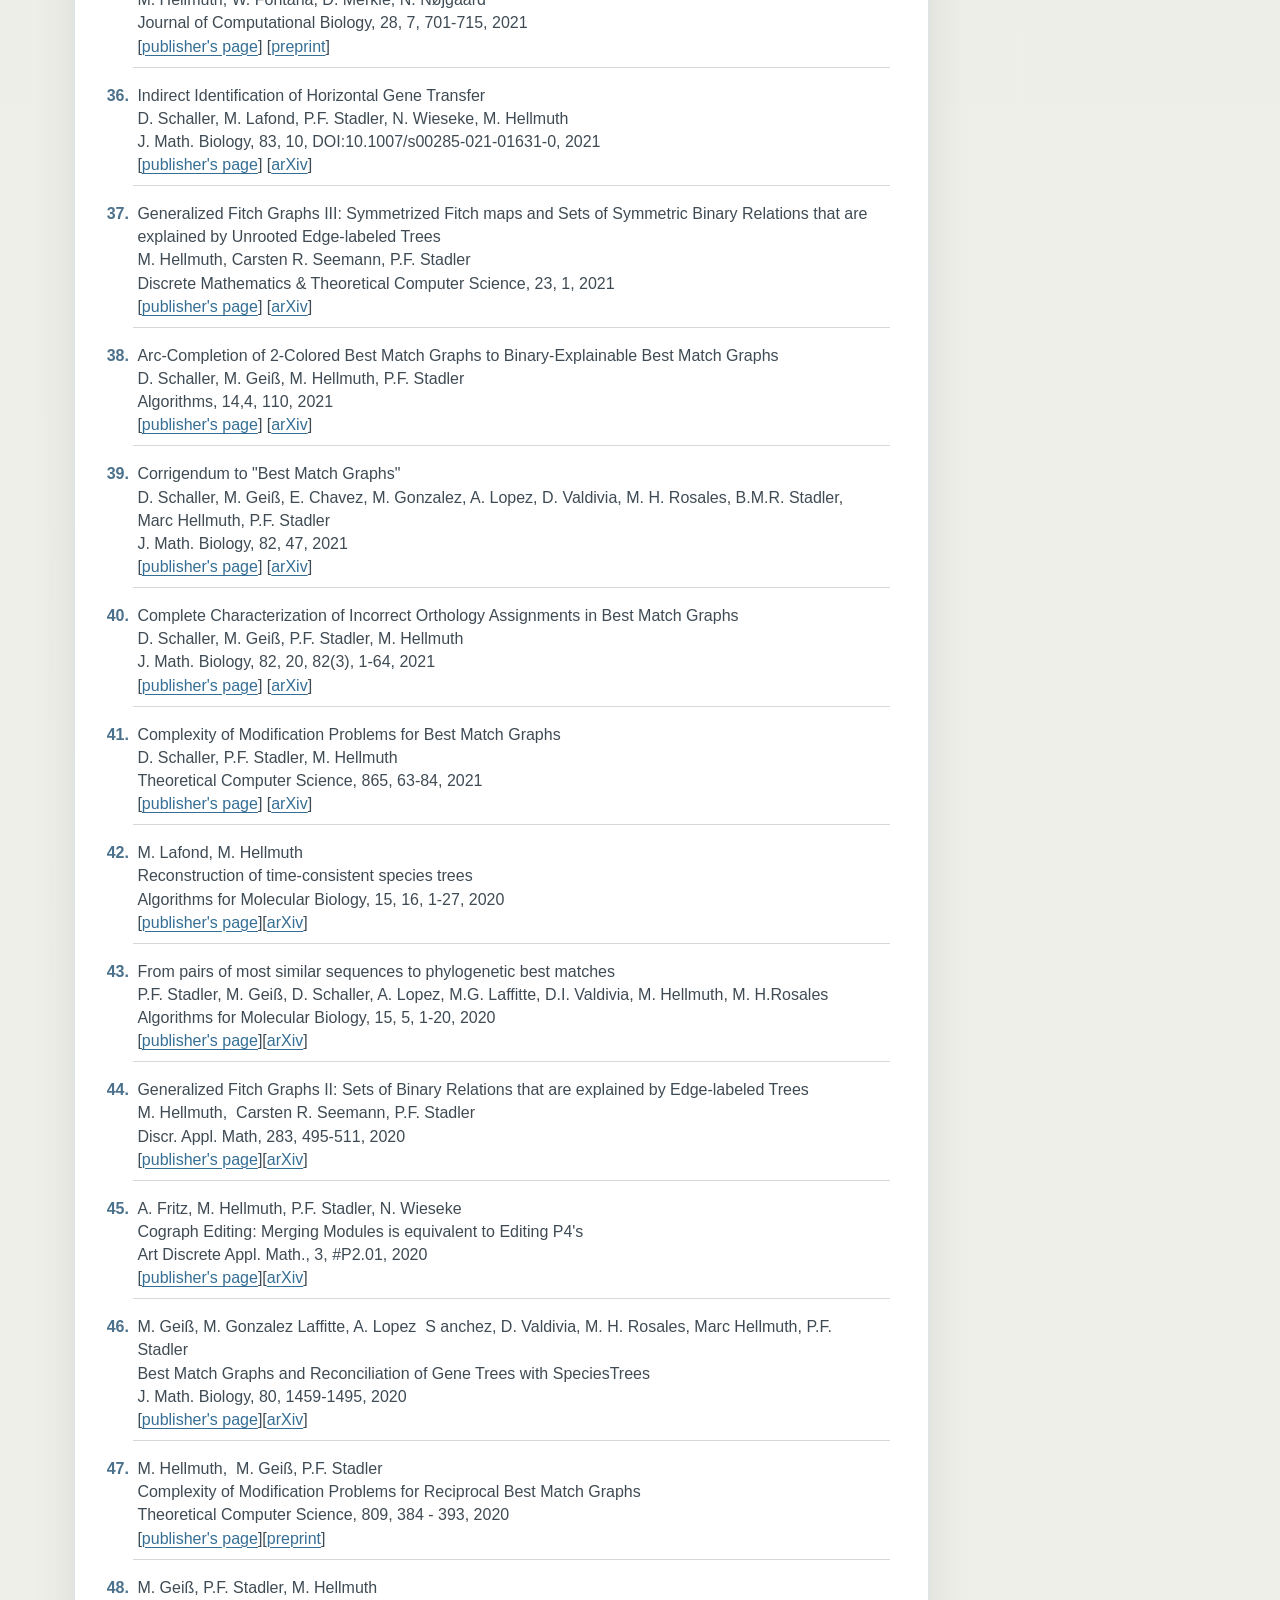
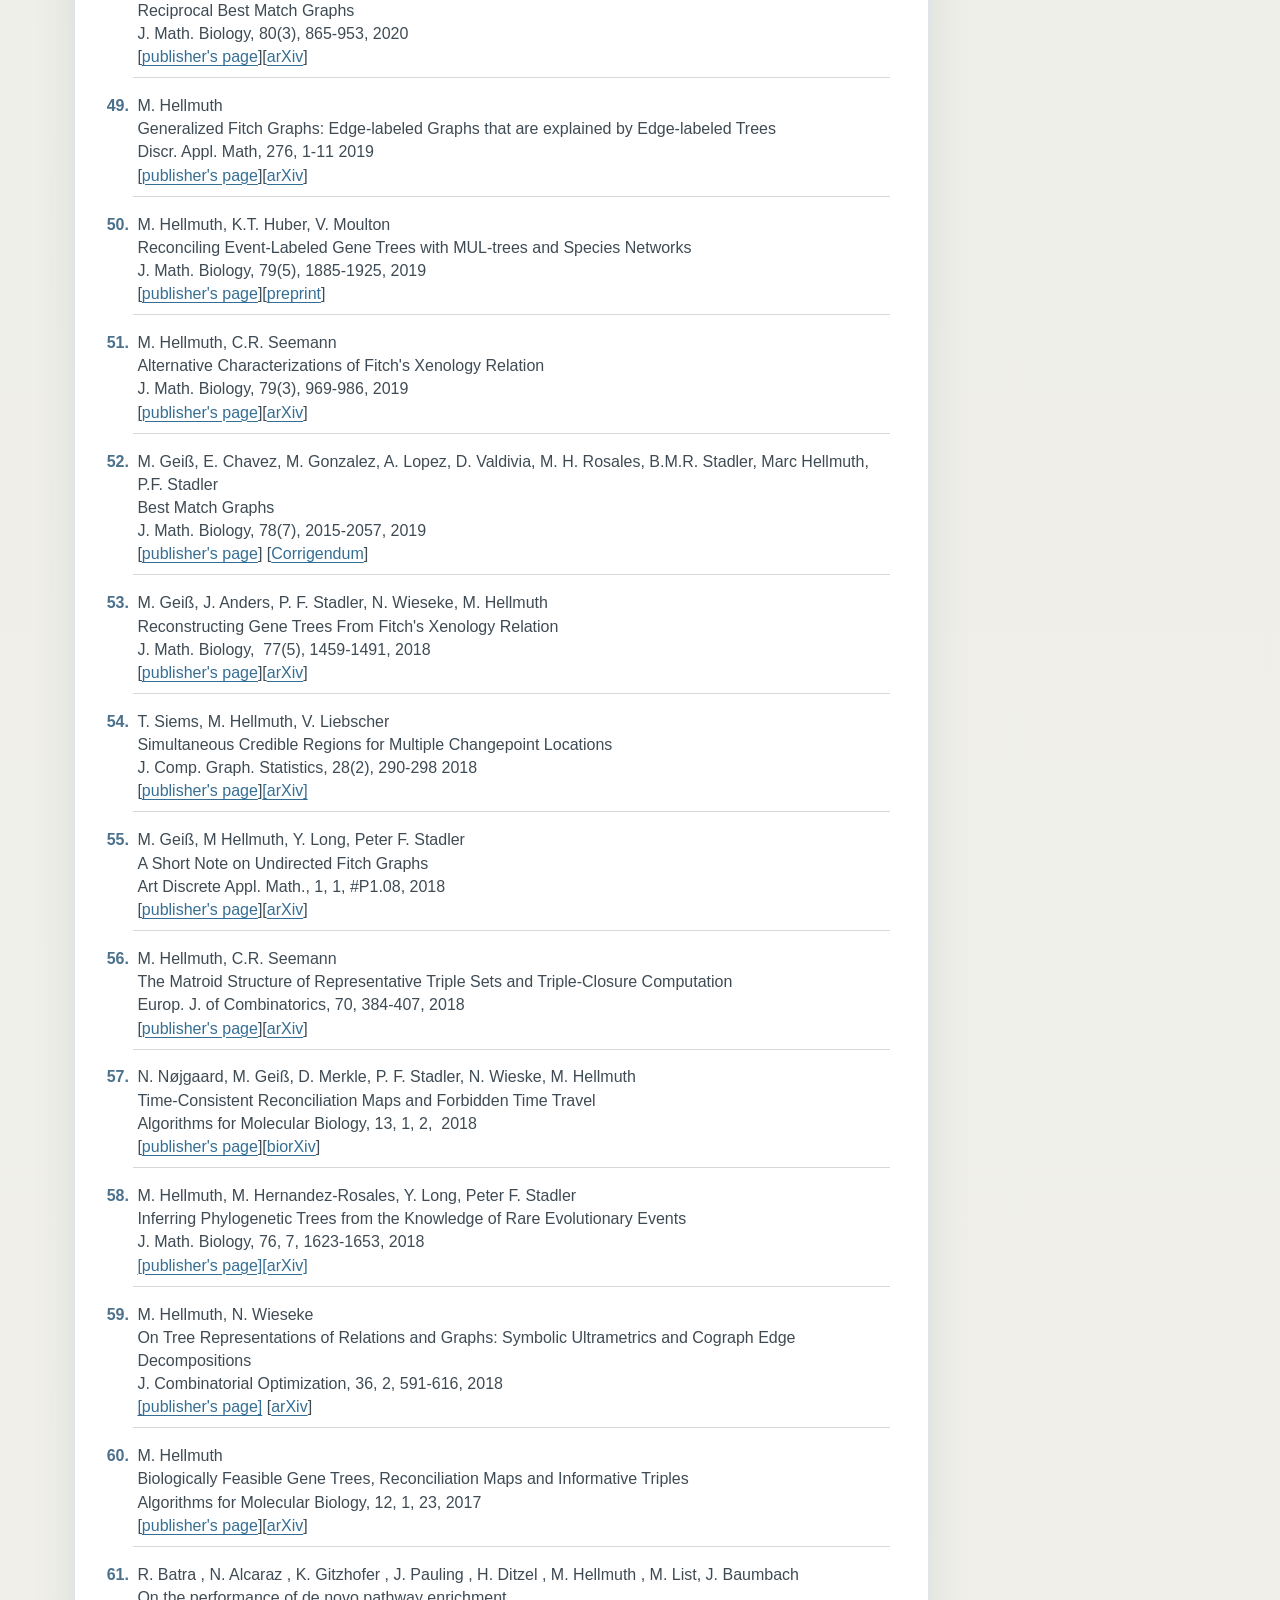
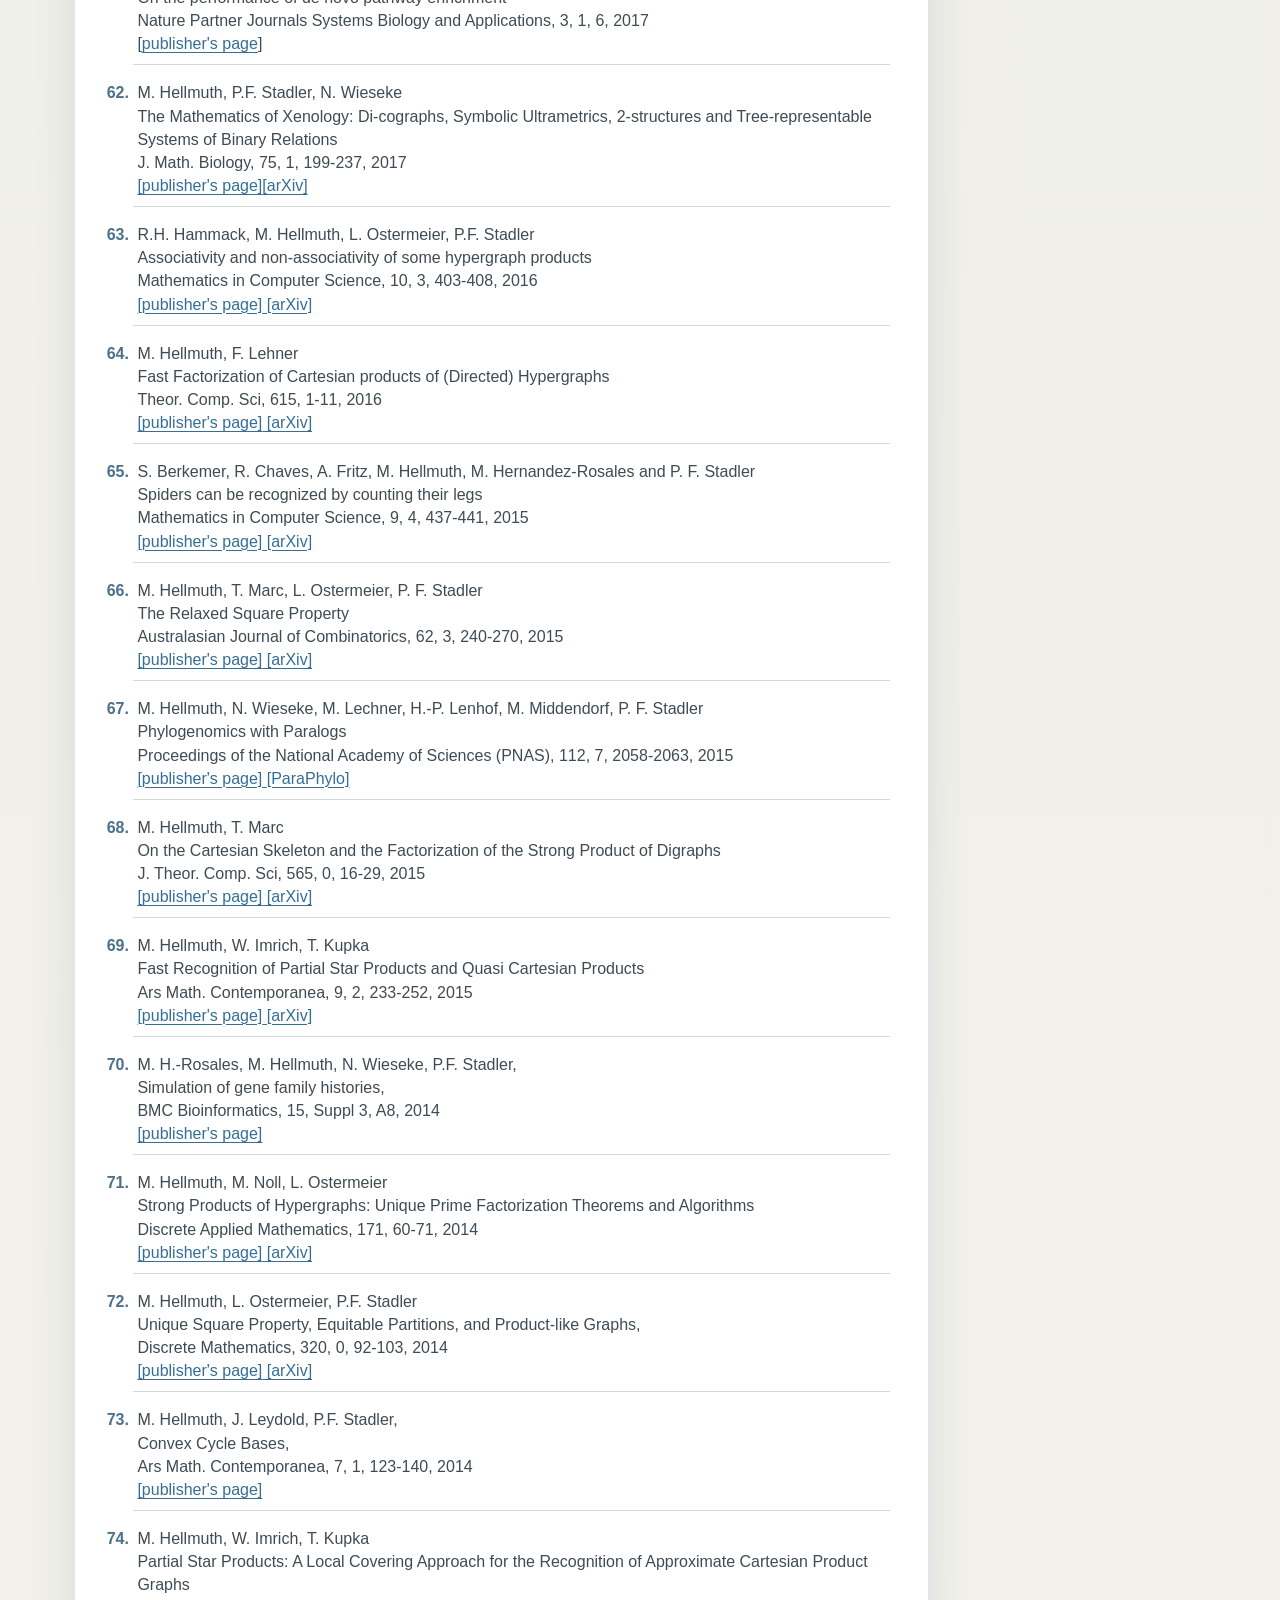
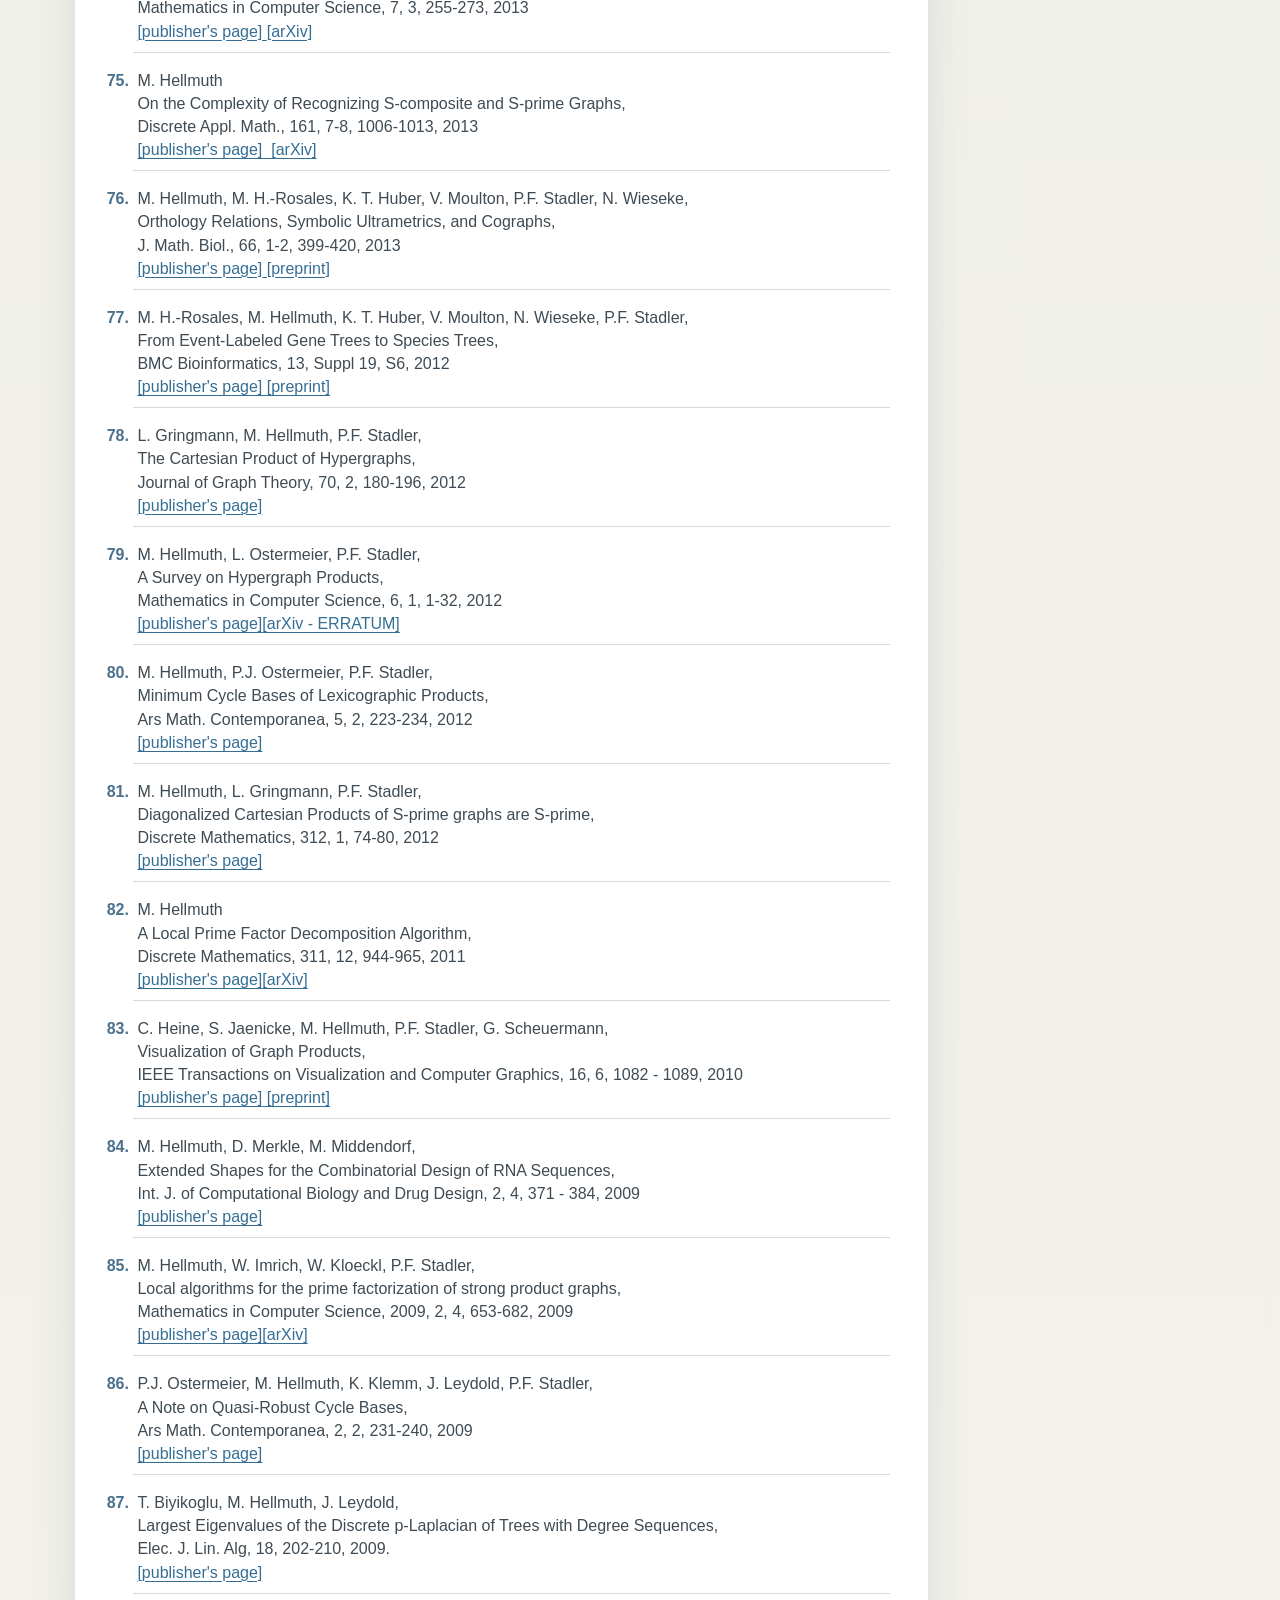
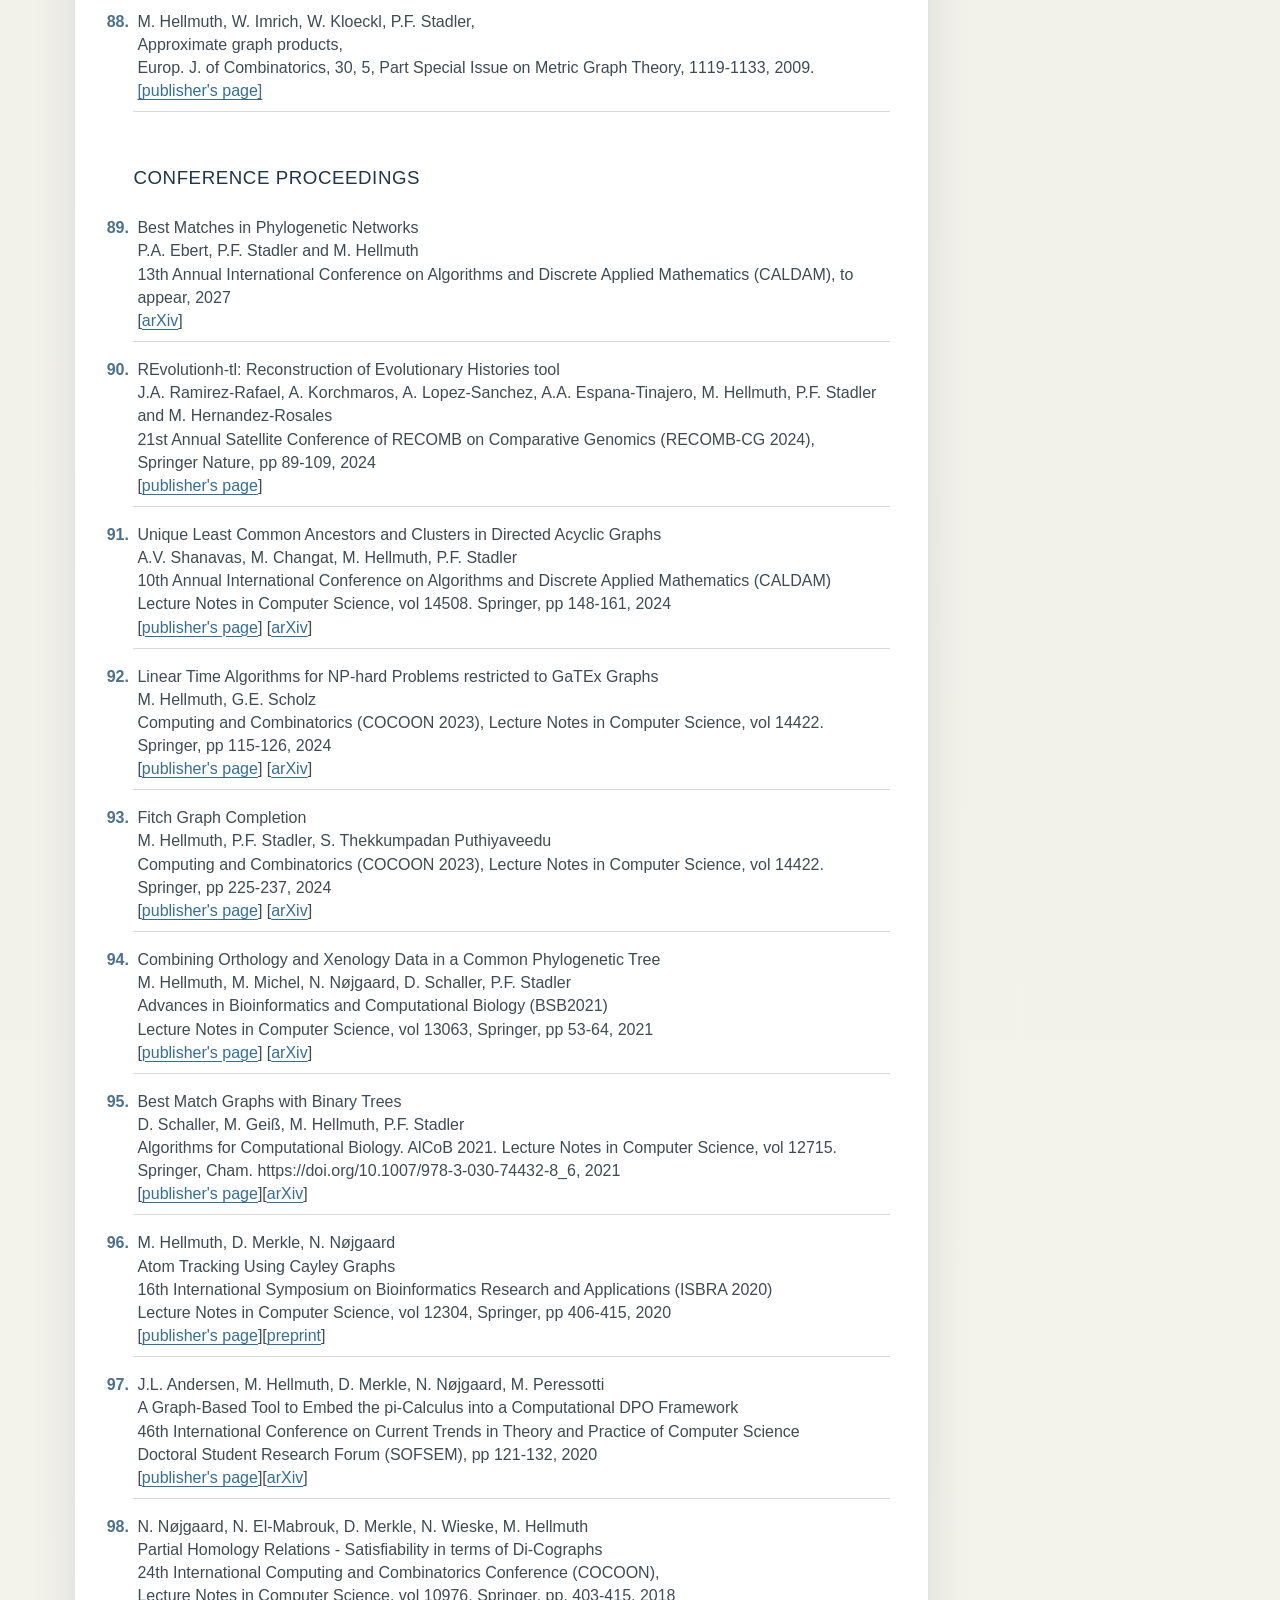
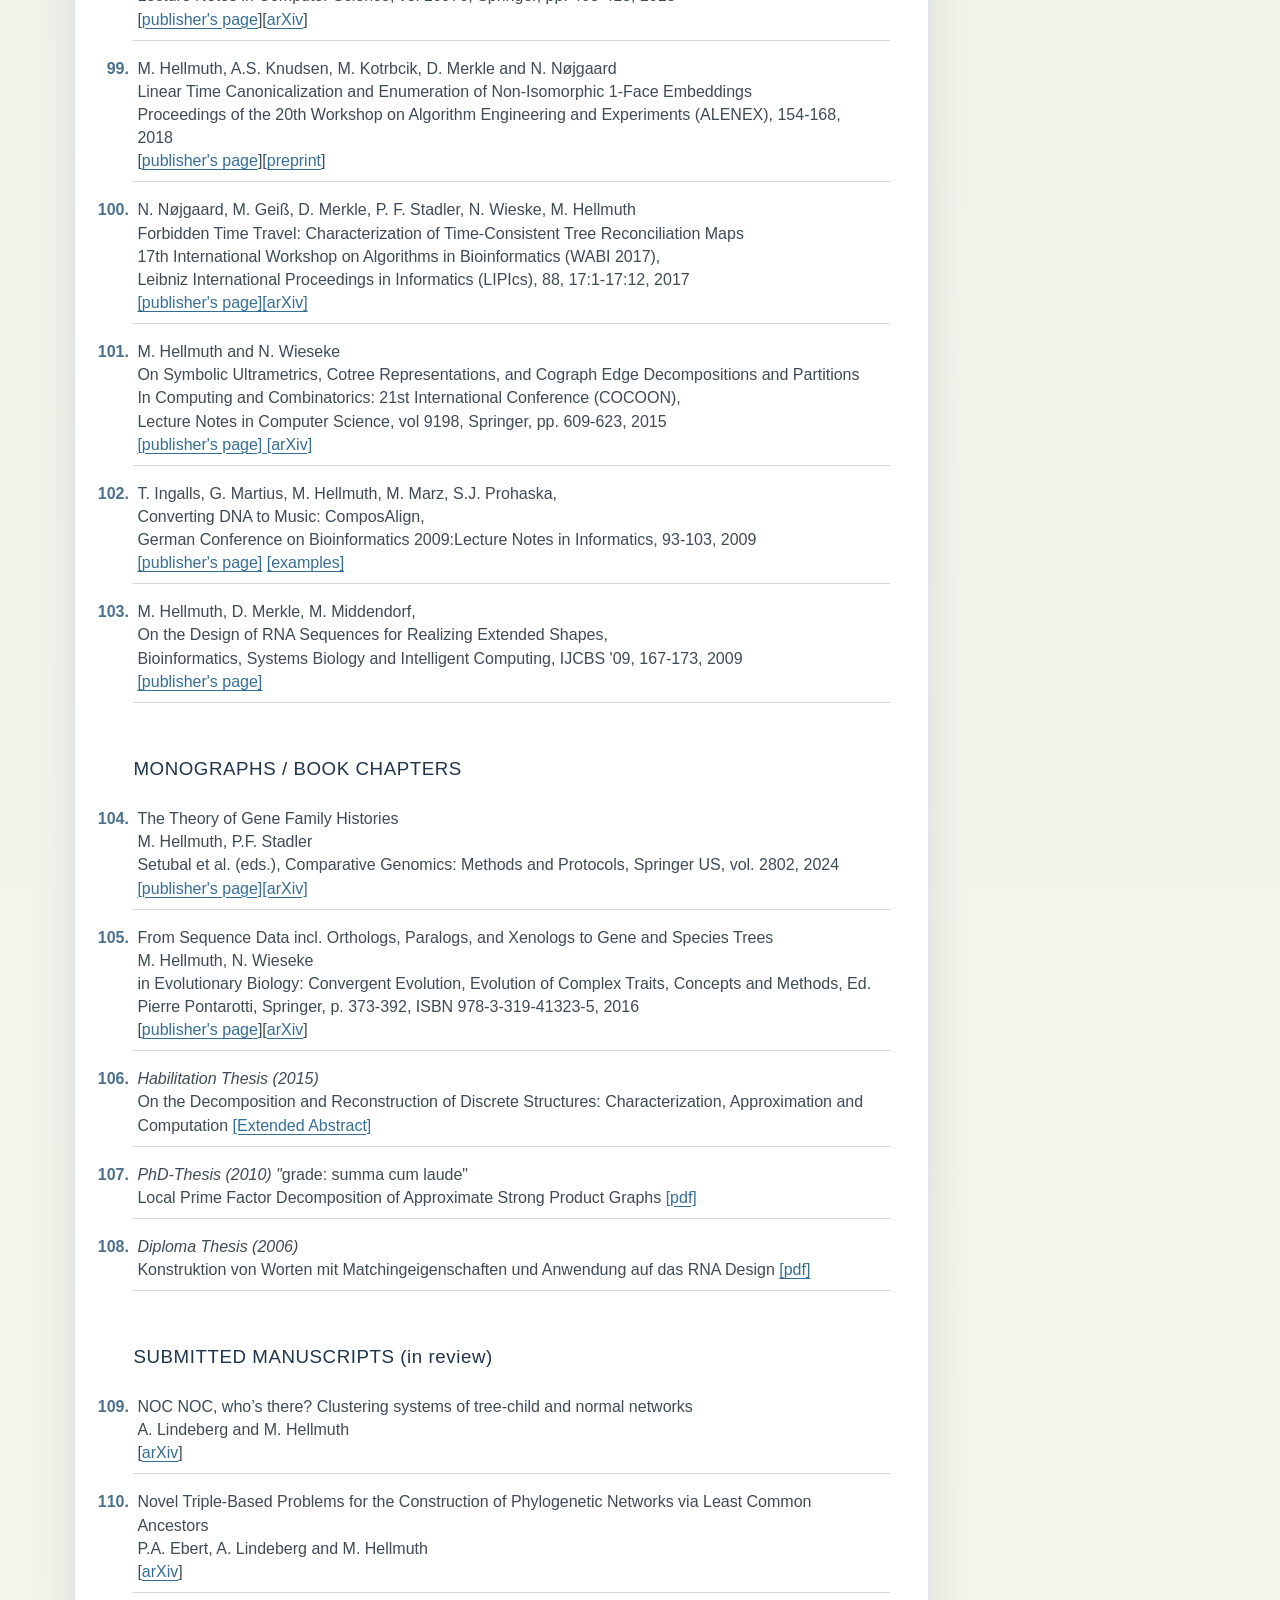
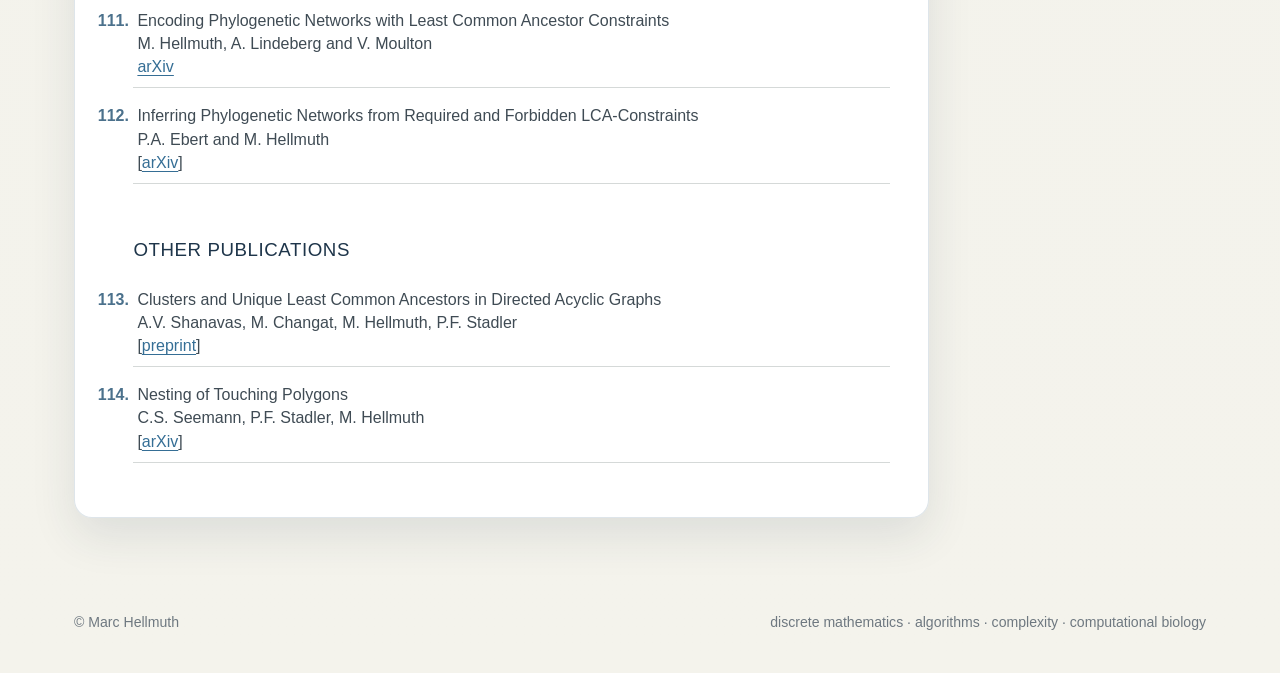
<file: publi.html>
<!doctype html>
<html lang="en">

<head>
   <title>Marc_Hellmuth-Publications</title>
  <meta name="description" content="website description" />
  <meta name="keywords" content="website keywords, website keywords" />
  <meta charset="utf-8">
  <meta name="viewport" content="width=device-width, initial-scale=1">
  <link rel="stylesheet" type="text/css" href="style/style.css" />
</head>

<body>
  <a class="skip-link" href="#content">Skip to content</a>
  <div id="main">
    <div id="header">
      <div id="logo">
        <div id="logo_text">
          <!-- class="logo_colour", allows you to change the colour of the text -->
          <h1><a href="index.html">Marc Hellmuth<span class="logo_colour"></span></a></h1>
				<h2>Professor Dr. rer. nat.</h2>
        </div>
      </div>
      <div id="menubar">
        <ul id="menu">
          <!-- put class="selected" in the li tag for the selected page - to highlight which page you're on -->
          <li><a href="index.html">Home</a></li>
          <li><a href="research.html">Research</a></li>
         <!-- <li><a href="examples.html">Examples</a></li>-->
          <li class="selected"><a href="publi.html">Publications</a></li>
          <li><a href="software.html">Software</a></li>
<li><a href="teaching.html">Teaching &amp; Students</a></li>
          <li><a href="contact.html">Group &amp; Contact</a></li>        </ul>
      </div>
    </div>


<!-- ###########################
	###########################
	###########################
	###########################
-->
 
    <div id="site_content">
      <div class="sidebar">
        <!-- insert your sidebar items here -->
     <!--   <h3>Latest News</h3>
        <h4>New Website Launched</h4>
        <h5>January 1st, 2010</h5>
        <p>2010 sees the redesign of our website. Take a look around and let us know what you think.<br><a href="#">Read more</a></p>
        <p></p>
        <h4>New Website Launched</h4>
        <h5>January 1st, 2010</h5>
        <p>2010 sees the redesign of our website. Take a look around and let us know what you think.<br><a href="#">Read more</a></p>-->
				<!--<p><br><br><br><br><br><br><br><br><br><br><br><br><br><br>	</p> -->
       <h3>External Links</h3>
        <ul>
          <li><a href="http://www.mirador-ev.org/" target="_blank" rel="noopener noreferrer">Mirador e.V</a>
					</li>
          <li><a href="http://www.bioinf.uni-leipzig.de/%7Emarc/StimmenDerStadt/" target="_blank" rel="noopener noreferrer">Album "Stimmen der Stadt" (2004)</a></li>
        </ul>


			<a href="https://scholar.google.de/citations?user=4ja1NHsAAAAJ&hl=de&oi=ao" target="_blank" rel="noopener noreferrer">
			<img src="./scholargoogle.png" width="35" height="35"> 
			</a>
			<a href="https://www.researchgate.net/profile/Marc_Hellmuth" target="_blank" rel="noopener noreferrer">
			<img src="./rg.png"	  	   width="35" height="35"> 
			</a>
			<a href="https://dblp.org/pers/h/Hellmuth:Marc.html" target="_blank" rel="noopener noreferrer">
			<img src="./dblp.png"	   width="35" height="35"> 
			</a>
			<a href="https://orcid.org/0000-0002-1620-5508" target="_blank" rel="noopener noreferrer">
			<img src="./orcid.png"	width="35" height="35"> 
			<br><br><br>
			</a>				
						<a href="https://www.mathcs.uni-leipzig.de/en" target="_blank" rel="noopener noreferrer">
			<img 	src="./LE.png"	width="180" height="60"> 
			</a>						
			<a href="https://www.su.se/" target="_blank" rel="noopener noreferrer">
			<img 	src="./SU.png"	width="180" height="60"> 
			</a>						


       
      </div>


<!-- ###########################
	###########################
	###########################
	###########################
-->





      <div id="content">
        <!-- insert the page content here -->
        <h1>Publications</h1>

<br>
<nav class="publication-nav" aria-label="Publication categories">
  Jump to: <br>
  <a href="#journals">Journal Articles</a>
  <span aria-hidden="true">·</span>
  <a href="#conference-proceedings">Conference Proceedings</a>
  <span aria-hidden="true">·</span>
  <a href="#monographs">Monographs</a>
  <span aria-hidden="true">·</span>
  <a href="#submitted">Submitted Manuscripts</a>
  <span aria-hidden="true">·</span>
  <a href="#other-publications">Other Publications</a>
</nav>



<!--<h4><b>Published (peer-reviewed)</b></h4>-->

<ol>	
	<h3 id="journals">JOURNAL ARTICLES</h3>



          <li>Exact Enumeration of All Connected Maximum Common Subgraphs in Multiple	Labeled Graphs: Application to Cheminformatics <br> 	
				 J.B.S. Petersen, A. Davoodi, T. Gartner, M. Hellmuth, D. Merkle <br> 	
				MATCH Communications in Mathematical and in Computer Chemistry, 97(3), 821-870, 2027<br>
			  [<a href="https://match.pmf.kg.ac.rs/issues/m97n3/m97n3_12126.html"  target="_blank" rel="noopener noreferrer">publisher's page</a>] 				
			  [<a href="https://arxiv.org/abs/2503.22368"   target="_blank" rel="noopener noreferrer">arXiv</a>]
			 </li>
			 
			 <li>The  <small><small><span>&#8854;</span></small></small>-metric to compare phylogenetic networks
			 <br> 	
						M. Hellmuth, M. Lafond  and G.E. Scholz<br> 	
							Theoretical Computer Science, DOI:10.1016/j.tcs.2026.116328, 2026 <br>
			<!--			(submitted 2026)<br> <!-- 2026-07 TCS (GS) -->
			  [<a href="https://www.sciencedirect.com/science/article/pii/S0304397526005578"  target="_blank" rel="noopener noreferrer">publisher's page</a>] 										
			 [<a href="http://arxiv.org/abs/2607.08259"   target="_blank" rel="noopener noreferrer">arXiv</a>] 
			 </li>
			 

	   <li>Global Least Common Ancestor (LCA) Networks <br> 	
						A. Lindeberg, B. Schmidt,  M. Changat,  A.V. Shanavas, P.F. Stadler, M. Hellmuth <br> 	
						Annals of Combinatorics, DOI:10.1007/s00026-026-00861-7, 2026 <br>
			<!--			(submitted 2025)<br> <!-- 2025-02 SPECIAL DRESS BIELEFELD ISSUE (MH) -->
			  [<a href="https://link.springer.com/article/10.1007/s00026-026-00861-7"  target="_blank" rel="noopener noreferrer">publisher's page</a>] 					
			 [<a href="https://arxiv.org/abs/2503.16186"   target="_blank" rel="noopener noreferrer">arXiv</a>]
			 </li>


       <li>Regularizing and Normalizing DAGs and Phylogenetic Networks <br> 	
						M. Hellmuth, A. Lindeberg and V. Moulton <br> 	
					Bulletin of Mathematical Biology, 88, 209, 2026<br>
			  [<a href="https://link.springer.com/article/10.1007/s11538-026-01783-4"  target="_blank" rel="noopener noreferrer">publisher's page</a>] 		
				 [<a href="http://arxiv.org/abs/2605.21725"   target="_blank" rel="noopener noreferrer">arXiv</a>] 
			 </li>


          <li>REvolutionH-tl 2.0: A Fast and Robust Tool for Decoding Evolutionary Gene Histories<br> 	
				 J.A. Ramirez-Rafael, A. Korchmaros, K. Avina-Padilla, G. Martinez-Medina, A. Lopez-Sanchez, A.J. Hernandez-Alvarez, M. Hellmuth, P.F. Stadler and M. Hernandez-Rosales <br> 	
				 PLOS Computational Biology 22(8): e1013017, 2026 <br>
			  [<a href="https://journals.plos.org/ploscompbiol/article?id=10.1371/journal.pcbi.1013017"  target="_blank" rel="noopener noreferrer">publisher's page</a>] 
			  [<a href="https://www.biorxiv.org/content/10.1101/2025.04.03.646975v1"   target="_blank" rel="noopener noreferrer">bioRxiv</a>]
			 </li>

    <li>Partial Fitch Graphs: Characterization, Satisfiability and Complexity <br> 	
					M. Hellmuth, A. Korchmaros, J.A. Ramirez-Rafael, B. Schmidt, P.F. Stadler, S. Thekkumpadan Puthiyaveedu <br> 	
					 J Comb Optim 52, 15, 2026<br>
			  [<a href="https://link.springer.com/article/10.1007/s10878-026-01452-1"  target="_blank" rel="noopener noreferrer">publisher's page</a>] 
				[<a href="https://dx.doi.org/10.13140/RG.2.2.25608.23046" target="_blank" rel="noopener noreferrer">preprint</a>]


		 <li>Inferring DAGs and Phylogenetic Networks from Least Common Ancestors <br> 	
						A. Lindeberg, A. Alfonsson, V. Moulton, G.E. Scholz, and M. Hellmuth <br> 	
						Theoretical Computer Science, doi:10.1016/j.tcs.2026.116114, 2026<br> <!-- 2025-11 theor comp sci (MH) -->
			  [<a href=" https://doi.org/10.1016/j.tcs.2026.116114" target="_blank" rel="noopener noreferrer">publisher's page</a>] 
			 [<a href="https://arxiv.org/abs/2511.07965"   target="_blank" rel="noopener noreferrer">arXiv</a>]
			 </li>



          <li>Characterizing and Transforming DAGs within the I-LCA Framework <br> 	
					A. Lindeberg , M. Hellmuth <br> 	
					Discrete Appl Math, 378, 584-593, 2026<br> 
			  [<a href="https://www.sciencedirect.com/science/article/pii/S0166218X25004780"  target="_blank" rel="noopener noreferrer">publisher's page</a>] 
			 [<a href="https://arxiv.org/abs/2411.14057"   target="_blank" rel="noopener noreferrer">arXiv</a>]
			 </li>

	
          <li>Network Representation and Modular Decomposition of Combinatorial Structures: A Galled-Tree Perspective <br> 	
						A. Lindeberg , G.E. Scholz, M. Hellmuth <br> 	
						Vietnam J. Math., Special Issue dedicated to Andreas Dress, Springer, doi:10.1007/s10013-025-00747-w, 2025  <br> 	
			<!--			(submitted 2024)<br> <!-- special dress issue --  Vietnam Journal of Mathematics -->
			 [<a href="https://doi.org/10.1007/s10013-025-00747-w"  target="_blank" rel="noopener noreferrer">publisher's page</a>] 
			 [<a href="https://arxiv.org/abs/2406.18713"   target="_blank" rel="noopener noreferrer">arXiv</a>]
			 </li>

          <li>Orthology and Near-Cographs in the Context of Phylogenetic Networks <br> 	
						A. Lindeberg, G.E. Scholz, N. Wieseke, M. Hellmuth <br> 	
				Algorithms for Molecular Biology, 20(1), 19, 2025<br> 				
			  [<a href="https://link.springer.com/article/10.1186/s13015-025-00285-7"  target="_blank" rel="noopener noreferrer">publisher's page</a>] 				
			 [<a href="http://arxiv.org/abs/2502.08746"   target="_blank" rel="noopener noreferrer">arXiv</a>]
			 </li>

          <li>Solving NP-hard Problems on GaTEx Graphs: Linear-Time Algorithms for Perfect Orderings, Cliques, Colorings, and	Independent Sets <br> 	
						 M. Hellmuth, G.E. Scholz <br> 	
					Theoretical Computer Science, 1037, 115157, 2025  <br> 	
			  [<a href="https://doi.org/10.1016/j.tcs.2025.115157"  target="_blank" rel="noopener noreferrer">publisher's page</a>] 
			  [<a href="http://arxiv.org/abs/2306.04367"   target="_blank" rel="noopener noreferrer">arXiv</a>]
			 </li>

	   <li>Simplifying and Characterizing DAGs and Phylogenetic Networks via Least Common Ancestor Constraints <br> 	
						A. Lindeberg , M. Hellmuth <br> 	
			Bulletin of Mathematical Biology,  87, 44, 2025 <br> 	<!--			(submitted 2024)<br> <!-- Bull Math Bio 2024 -->
			 [<a href="https://link.springer.com/article/10.1007/s11538-025-01419-z"  target="_blank" rel="noopener noreferrer">publisher's	page</a>]	[<a href="https://arxiv.org/abs/2411.00708"   target="_blank" rel="noopener noreferrer">arXiv</a>]
			 </li>
	
	
			 
 				         <li>The Complement of the Djokovic-Winkler Relation<br> 	
						 M. Hellmuth, G.E. Scholz, B.J. Schmidt, S. Thekkumpadan Puthiyaveedu <br> 	
						Discrete Mathematics, 348, 3, 2025  <br> 	
			 			[<a href="https://www.sciencedirect.com/science/article/pii/S0012365X2400459X"  target="_blank" rel="noopener noreferrer">publisher's	page</a>]	
			 		   [<a href="https://arxiv.org/abs/2311.18284"   target="_blank" rel="noopener noreferrer">arXiv</a>]  </li>




 				         <li>On a generalization of median graphs: k-median graphs<br> 	
						 M. Hellmuth, S. Thekkumpadan Puthiyaveedu <br> 	
						 	Ars Math. Contemporanea, doi:10.26493/1855-3974.3134.87b, 2024 <br> 	
			<!--			(submitted 2023)<br> <!-- Ars Math Contemp -->
			 [<a href="https://amc-journal.eu/index.php/amc/article/view/3134"  target="_blank" rel="noopener noreferrer">publisher's	page</a>]
			   [<a href="https://arxiv.org/abs/2304.06453"   target="_blank" rel="noopener noreferrer">arXiv</a>]</li>

			  
		    <li>The weighted total cophenetic index: A novel balance index for phylogenetic networks<br> 	
						 L. Kn&uuml;ver, M. Fischer, M. Hellmuth, K. Wicke <br> 	
						Discrete Appl Math, 359, 89-142, 2024<br> 
			 [<a href="https://www.sciencedirect.com/science/article/pii/S0166218X24003354"  target="_blank" rel="noopener noreferrer">publisher's	page</a>]
			 [<a href="https://arxiv.org/abs/2307.08654"   target="_blank" rel="noopener noreferrer">arXiv</a>]
			 </li>



	         <li>Resolving Prime Modules: The Structure of Pseudo-cographs and Galled-Tree Explainable Graphs<br> 	
						 M. Hellmuth, G.E. Scholz <br> 	
						 Discrete Appl Math, 343, 25-43, 2024 <br>	
			<!--			(submitted 2022)<br> <!-- Disc Appl Math -->
					 [<a href="https://www.sciencedirect.com/science/article/pii/S0166218X2300375X"  target="_blank" rel="noopener noreferrer">publisher's	page</a>]
			   [<a href="https://arxiv.org/abs/2211.16854"   target="_blank" rel="noopener noreferrer">arXiv</a>]</li>


				 <li>Relative Timing Information and Orthology in Evolutionary Scenarios<br> 	
						D. Schaller, T. Hartmann, M. Lafond, N. Wieseke, M. Hellmuth, P.F. Stadler <br> 	
						Algorithms for Molecular Biology, 18(1), 16, 2023 <br>	
				[<a href="https://doi.org/10.1186/s13015-023-00240-4"  target="_blank" rel="noopener noreferrer">publisher's	page</a>]
			   [<a href="https://arxiv.org/abs/2212.02201"   target="_blank" rel="noopener noreferrer">arXiv</a>]</li>



			 <li>Orientation of Fitch Graphs and Detection of Horizontal Gene Transfer in Gene Trees<br> 	
							 D. Schaller, M. Hellmuth, P.F. Stadler,  <br> 	
							SIAM J. Discrete Math, 37, 3,  2172--2207, 2023 <br>	
					 [<a href="https://epubs.siam.org/doi/full/10.1137/22M150736X"  target="_blank" rel="noopener noreferrer">publisher's	page</a>]
				   [<a href="https://arxiv.org/abs/2112.00403"   target="_blank" rel="noopener noreferrer">arXiv</a>]</li>						


		
						 <li>Clustering Systems of Phylogenetic Networks<br> 	
							 M. Hellmuth, D. Schaller,  P.F. Stadler,  <br> 	
							Theory in Biosciences, 142, 301-358, 2023<br> <!-- JMB-->
						 [<a href="https://link.springer.com/article/10.1007/s12064-023-00398-w"  target="_blank" rel="noopener noreferrer">publisher's	page</a>]
				   [<a href="https://arxiv.org/abs/2204.13466"   target="_blank" rel="noopener noreferrer">arXiv</a>]</li>						

				 <li>Injective split systems<br> 	
						K.T. Huber,	 M. Hellmuth, V. Moulton,  G.E. Scholz, P.F. Stadler,  <br> 	
						Graphs and Combinatorics, Springer, 38, 4, 65, 2023<br> <!-- JMB-->
				   [<a href="https://link.springer.com/article/10.1007/s00373-023-02660-w"  target="_blank" rel="noopener noreferrer">publisher's	page</a>]
				  [<a href="https://arxiv.org/abs/2211.04322"   target="_blank" rel="noopener noreferrer">arXiv</a>]</li>						

			 <li>Construction of k-matchings in graph products<br> 	
						A. Lindeberg, M. Hellmuth <br> 	
						Art Discrete Appl. Math., 6, #2.02, DOI 10.26493/2590-9770.1462.b03, 2023
						<br>  
				   [<a href="https://adam-journal.eu/index.php/ADAM/article/view/1462"  target="_blank" rel="noopener noreferrer">publisher's	page</a>]
				   [<a href="https://arxiv.org/abs/2109.06755"   target="_blank" rel="noopener noreferrer">arXiv</a>]</li>

 	 		 <li>Quasi-Best Match Graphs<br> 	
						A. Korchmaro, D. Schaller, M. Hellmuth, P.F. Stadler,  <br> 	
						Discr. Appl. Math, 331, 104-125, 2023<br> <!-- DAM-->
				   [<a href="https://www.sciencedirect.com/science/article/pii/S0166218X23000173?dgcid=author"  target="_blank" rel="noopener noreferrer">publisher's	page</a>]
				   [<a href="https://arxiv.org/abs/2109.10235"   target="_blank" rel="noopener noreferrer">arXiv</a>]</li>


				<li>Hierarchical and Modularly-Minimal Vertex Colorings<br> 	
						D.I. Valdivia, M. Gei&szlig;, M. H.Rosales, P.F. Stadler,  M. Hellmuth<br> 	
						Art Discrete Appl. Math., 6, #2.01, DOI 10.26493/2590-9770.1422.9b6, 2023
						<br> <!-- IMrich edition-->
						[<a href="https://adam-journal.eu/index.php/ADAM/article/view/1422"  target="_blank" rel="noopener noreferrer">publisher's	page</a>]
						[<a href="https://arxiv.org/abs/2004.06340"   target="_blank" rel="noopener noreferrer">arXiv</a>]</li> 
 		

			       <li>Planar Median Graphs and Cubesquare-Graphs<br> 	
						C.R. Seemann, V. Moulton, P.F. Stadler, M. Hellmuth <br> 	
						Discr. Appl. Math, 331, 38-58, 2023<br> <!-- ADAM imrich issue-->  
				   [<a href="https://www.sciencedirect.com/science/article/pii/S0166218X23000203"  target="_blank" rel="noopener noreferrer">publisher's	page</a>]
				   [<a href="https://arxiv.org/abs/2110.09346"   target="_blank" rel="noopener noreferrer">arXiv</a>]</li>

		
	
 				 <li>From Modular Decomposition Trees to Level-1 networks: Pseudo-Cographs, Polar-Cats and Prime Polar-Cats<br> 	
						 M. Hellmuth, G.E. Scholz <br> 	
						Discr. Appl. Math, 321, 179-219,  2022<br> 
				   [<a href="https://www.sciencedirect.com/science/article/pii/S0166218X22002359"  target="_blank" rel="noopener noreferrer">publisher's	page</a>]
				   [<a href="https://arxiv.org/abs/2112.05537"   target="_blank" rel="noopener noreferrer">arXiv</a>]</li>



				 <li>AsymmeTree: A Flexible Python Package for the Simulation of
									Complex Gene Family Histories<br> 	
							 D. Schaller, M. Hellmuth,  P.F. Stadler,  <br> 	
							Software, 1(3), 276-298, 2022 <br> 
					[<a href="https://www.mdpi.com/2674-113X/1/3/13"  target="_blank" rel="noopener noreferrer">publisher's	page</a>]
				</li>


				<li>Complete Edge-Colored Permutation Graphs<br> 	
						T. Hartmann, M. Bannach, M. Middendorf, P.F. Stadler, N. Wieseke, M. Hellmuth<br> 	
						Advances in Applied Mathematics, 139, 102377,  2022<br> 
					 [<a href="https://www.sciencedirect.com/science/article/pii/S0196885822000616"  target="_blank" rel="noopener noreferrer">publisher's	page</a>]
					  [<a href="http://arxiv.org/abs/2004.07118"   target="_blank" rel="noopener noreferrer">arXiv</a>]</li>


    		<li>Compatibility of Partitions, Hierarchies, and Split Systems<br> 	
						M. Hellmuth, D. Schaller, P.F. Stadler,  <br> 	
						Discr. Appl. Math, 314, 265-283, 2022<br> <!-- DAM -->  
					 [<a href="https://authors.elsevier.com/sd/article/S0166-218X(22)00085-3"  target="_blank" rel="noopener noreferrer">publisher's	page</a>]
					 [<a href="http://arxiv.org/abs/2104.14146"   target="_blank" rel="noopener noreferrer">arXiv</a>]</li>


 		
 		
 		
			<li>Best Match Graphs with Binary Trees<br> 	
						D. Schaller, M.  Gei&szlig;, M. Hellmuth, P.F. Stadler,  <br> 	
						IEEE/ACM Trans Comput Biol Bioinform, DOI:10.1109/TCBB.2022.3143870, 2022<br>
					 						[<a href="https://ieeexplore.ieee.org/document/9684987"
					  target="_blank" rel="noopener noreferrer">publisher's	page</a>]
[<a href="https://arxiv.org/abs/2011.00511"   target="_blank" rel="noopener noreferrer">arXiv</a>]</li>



				<li>   Generic Context-Aware Group Contributions<br> 
						C. Flamm, M. Hellmuth, D. Merkle, N. N&oslash;jgaard, P.F. Stadler<br> 	
						 IEEE/ACM Trans Comput Biol Bioinform,	
						 18(1), 429-442 2022<br> 
						[<a href="https://ieeexplore.ieee.org/document/9104900"
					  target="_blank" rel="noopener noreferrer">publisher's	page</a>]
			</li>

 		
				<li>From Modular Decomposition Trees to Rooted Median Graphs<br> 	
						C. Bruckmann, P.F. Stadler, M. Hellmuth <br> 	
						 Discr. Appl. Math, 310, 1-9, 2022<br>  
					[<a
					href="https://www.sciencedirect.com/science/article/pii/S0166218X21005035?via%3Dihub"
				  target="_blank" rel="noopener noreferrer">publisher's page</a>]
					 [<a href="http://arxiv.org/abs/2103.06683"   target="_blank" rel="noopener noreferrer">arXiv</a>]</li>

 				 <li> A Simpler Linear-Time Algorithm for the Common Refinement of Rooted Phylogenetic Trees on a Common Leaf Set<br> 	
						D. Schaller, M. Hellmuth, P.F. Stadler,  <br> 	
						Algorithms for Molecular Biology, 16, 23, 2021<br> 
					[<a
					href="https://almob.biomedcentral.com/articles/10.1186/s13015-021-00202-8"
				  target="_blank" rel="noopener noreferrer">publisher's page</a>]
					 [<a href="https://arxiv.org/abs/2107.00072"   target="_blank" rel="noopener noreferrer">arXiv</a>]</li>

  		 <li>Least resolved trees for two-colored best match graphs<br> 	
						D. Schaller, M.  Gei&szlig;, M. Hellmuth, P.F. Stadler <br> 	
						Journal of Graph Algorithms and Applications, 25, 1, 397-416, 2021<br> 
					[<a
					href="https://jgaa.info/index.php/jgaa/article/view/paper564"
				  target="_blank" rel="noopener noreferrer">publisher's page</a>]
					 [<a href="https://arxiv.org/abs/2101.07000"   target="_blank" rel="noopener noreferrer">arXiv</a>]</li>


    		<li>Heuristic Algorithms for Best Match Graph Editing<br> 	
						D. Schaller, M.  Gei&szlig;, M. Hellmuth, P.F. Stadler <br> 	
												Algorithms for Molecular Biology, 16, 19, 2021<br> 
					[<a
					href="https://almob.biomedcentral.com/articles/10.1186/s13015-021-00196-3"
				  target="_blank" rel="noopener noreferrer">publisher's page</a>]
  		 [<a href="https://arxiv.org/abs/2103.07280"   target="_blank" rel="noopener noreferrer">arXiv</a>]
					 



					<li>Cayley Graphs of Semigroups Applied to Atom Tracking in Chemistry<br> 	
						M. Hellmuth, W. Fontana, D. Merkle, N. N&oslash;jgaard<br> 	
						Journal of Computational Biology, 28, 7, 701-715, 2021<br>  
					[<a
					href="https://www.liebertpub.com/doi/10.1089/cmb.2020.0548"
				  target="_blank" rel="noopener noreferrer">publisher's page</a>]
						[<a href="https://fontana.hms.harvard.edu/sites/fontana.hms.harvard.edu/files/documents/atomtracking.pdf"   target="_blank" rel="noopener noreferrer">preprint</a>]</li>


		
						<li>Indirect Identification of Horizontal Gene Transfer<br> 	
						D. Schaller, M. Lafond, P.F. Stadler, N. Wieseke, M. Hellmuth <br> 	
						J. Math. Biology, 83, 10, DOI:10.1007/s00285-021-01631-0, 2021<br> 
					[<a
					href="https://link.springer.com/article/10.1007/s00285-021-01631-0"
				  target="_blank" rel="noopener noreferrer">publisher's page</a>]							
					  [<a href="https://arxiv.org/abs/2012.08897"   target="_blank" rel="noopener noreferrer">arXiv</a>]</li>	


				<li>Generalized Fitch Graphs III: Symmetrized Fitch maps and Sets of Symmetric Binary Relations that are explained by Unrooted Edge-labeled Trees<br> 
					M. Hellmuth, Carsten R. Seemann, P.F. Stadler<br> 	
						Discrete Mathematics & Theoretical Computer Science, 23, 1, 2021<br> 	
					[<a
					href="https://dmtcs.episciences.org/7493"
				  target="_blank" rel="noopener noreferrer">publisher's page</a>]
						[<a href="https://arxiv.org/abs/2001.05921"   target="_blank" rel="noopener noreferrer">arXiv</a>]</li>	



				<li>Arc-Completion of 2-Colored Best Match Graphs to Binary-Explainable Best Match Graphs<br> 	
						D. Schaller, M.  Gei&szlig;, M. Hellmuth, P.F. Stadler <br> 	
						Algorithms, 14,4, 110, 2021<br> <!-- MPDI - david -->
					[<a
					href="https://doi.org/10.3390/a14040110"
				  target="_blank" rel="noopener noreferrer">publisher's page</a>]
					 [<a href="https://arxiv.org/abs/2103.06665"   target="_blank" rel="noopener noreferrer">arXiv</a>]</li>

				<li>Corrigendum to "Best Match Graphs"<br> 	
						D. Schaller, M. Gei&szlig;, E. Chavez, M. Gonzalez, A. Lopez, D. Valdivia, M. H. Rosales, B.M.R. Stadler, Marc Hellmuth, P.F. Stadler<br> 	
						J. Math. Biology, 82, 47, 2021<br> <!-- JOMB. -->
					[<a
					href="https://doi.org/10.1007/s00285-021-01601-6"
				  target="_blank" rel="noopener noreferrer">publisher's page</a>]
					  [<a href="https://arxiv.org/pdf/1803.10989.pdf"   target="_blank" rel="noopener noreferrer">arXiv</a>]</li>
	

				<li>Complete Characterization of Incorrect Orthology Assignments in Best Match Graphs<br> 	
						D. Schaller, M.  Gei&szlig;, P.F. Stadler, M. Hellmuth<br> 	
						J. Math. Biology, 82, 20, 82(3), 1-64, 2021<br> 
					[<a
					href="https://link.springer.com/article/10.1007%2Fs00285-021-01564-8"
				  target="_blank" rel="noopener noreferrer">publisher's page</a>]
					  [<a href="https://arxiv.org/abs/2006.02249"   target="_blank" rel="noopener noreferrer">arXiv</a>]</li>



					<li>	Complexity of Modification Problems for Best Match Graphs<br> 	
							D. Schaller, P.F. Stadler, M. Hellmuth<br> 	
								Theoretical Computer Science, 865, 63-84, 2021<br> 
								[<a
				href="https://www.sciencedirect.com/science/article/abs/pii/S0304397521001213"
				  target="_blank" rel="noopener noreferrer">publisher's page</a>]
						  [<a href="http://arxiv.org/abs/2006.16909"   target="_blank" rel="noopener noreferrer">arXiv</a>]</li>

				<li>M. Lafond, M. Hellmuth<br> 		
						Reconstruction of time-consistent species trees<br> 	
						Algorithms for Molecular Biology, 15, 16, 1-27, 2020<br> 	
				[<a
				href="https://almob.biomedcentral.com/articles/10.1186/s13015-020-00175-0"
				  target="_blank" rel="noopener noreferrer">publisher's page</a>][<a href="https://arxiv.org/abs/1910.13123"   target="_blank" rel="noopener noreferrer">arXiv</a>]</li>



	<li>From pairs of most similar sequences to phylogenetic best matches<br> 
			P.F. Stadler, M. Gei&szlig;, D. Schaller, A. Lopez, M.G. Laffitte,
				D.I. Valdivia, M. Hellmuth, M. H.Rosales<br> 	
				Algorithms for Molecular Biology, 15, 5, 1-20,
				2020<br> [<a
				href="https://almob.biomedcentral.com/articles/10.1186/s13015-020-00165-2"
				  target="_blank" rel="noopener noreferrer">publisher's
				page</a>][<a href="https://arxiv.org/abs/2001.00958"
				  target="_blank" rel="noopener noreferrer">arXiv</a>]</li>



				<li>				Generalized Fitch Graphs II: Sets of Binary Relations that are
				explained by Edge-labeled Trees<br>
								M. Hellmuth,&nbsp; Carsten R. Seemann, P.F. Stadler<br> Discr. Appl. Math,
				283, 495-511, 2020<br> [<a
				href="https://www.sciencedirect.com/science/article/abs/pii/S0166218X20300536"
				  target="_blank" rel="noopener noreferrer">publisher's
				page</a>][<a href="https://arxiv.org/abs/1911.07469" title="Ãffnet
				internen Link" target=">_blank">arXiv</a>]</li>



				<li>A. Fritz, M. Hellmuth, P.F. Stadler, N. Wieseke<br> Cograph Editing: Merging
				Modules is equivalent to Editing P4's<br> Art Discrete Appl.
				Math., 3, #P2.01, 2020<br> [<a
				href="https://adam-journal.eu/index.php/ADAM/article/view/1252"
				  target="_blank" rel="noopener noreferrer">publisher's
				page</a>][<a
				href="http://arxiv.org/abs/1702.07499"  
				target="_blank" rel="noopener noreferrer">arXiv</a>]</li>

				<li>M. Gei&szlig;, M. Gonzalez Laffitte, A. Lopez&nbsp; S anchez, D.
				Valdivia, M. H. Rosales, Marc Hellmuth, P.F. Stadler<br> Best
				Match Graphs and Reconciliation of Gene Trees with SpeciesTrees<br
				/> J. Math. Biology, 80, 1459-1495, 2020<br> [<a
				href="https://link.springer.com/article/10.1007/s00285-020-01469-y"
				  target="_blank" rel="noopener noreferrer">publisher's
				page</a>][<a href="https://arxiv.org/abs/1904.12021" title="Ãffnet
				internen Link" target="_blank" rel="noopener noreferrer">arXiv</a>]</li>

				<li>M. Hellmuth,&nbsp; M. Gei&szlig;, P.F. Stadler<br> Complexity of
				Modification Problems for Reciprocal Best Match Graphs<br>
				Theoretical Computer Science, 809, 384 - 393, 2020<br> [<a
				href="https://www.sciencedirect.com/science/article/pii/S0304397520300037"
				  target="_blank" rel="noopener noreferrer">publisher's
				page</a>][<a
				href="https://www.researchgate.net/profile/Marc_Hellmuth/publication/334591853_Complexity_of_Modification_Problems_for_Reciprocal_Best_Match_Graphs/links/5d3331f04585153e5911a066/Complexity-of-Modification-Problems-for-Reciprocal-Best-Match-Graphs.pdf?_sg%5B0%5D=rcKCBjAGudmwnUWvgUBqAtvtislz3ET1V0sJV9LjSlkp3kMJHOexkqOY5DxuKVBZ_I1yHkf01FWtpsZljnwiPg.nY6rFSJywY2VB5_bt-BGW9OxSGOc4Cg-AWY015lJn7fTgXUW2X0N3pen6MbUFLx49YRC_fxG0e01Gt_1IIoi7w&amp;_sg%5B1%5D=a_Ictmu2R0xJ6l0RDDbX35ifx6nUorO3Xv4Ng4CzGMwNr3ubdlT-PBLPhGipIuy3M-1FGyfRBCwEUIlOCnR8q-bLa2AQ46G2OHksbFBsGCSP.nY6rFSJywY2VB5_bt-BGW9OxSGOc4Cg-AWY015lJn7fTgXUW2X0N3pen6MbUFLx49YRC_fxG0e01Gt_1IIoi7w&amp;_iepl="
				  target="_blank" rel="noopener noreferrer">preprint</a>]</li>

				<li>M. Gei&szlig;, P.F. Stadler, M. Hellmuth<br> 	Reciprocal Best Match Graphs<br> 	J. Math. Biology, 80(3), 865-953, 2020<br> 	[<a href="https://link.springer.com/article/10.1007/s00285-019-01444-2"   target="_blank" rel="noopener noreferrer">publisher's page</a>][<a href="https://arxiv.org/pdf/1903.07920.pdf"   target="_blank" rel="noopener noreferrer">arXiv</a>]</li>

				<li>M. Hellmuth<br> 	Generalized Fitch Graphs: Edge-labeled Graphs that are explained by Edge-labeled Trees<br> 	Discr. Appl. Math, 276,&nbsp;1-11 2019<br> 	[<a href="https://www.sciencedirect.com/science/article/pii/S0166218X19302963?via%3Dihub"   target="_blank" rel="noopener noreferrer">publisher's page</a>][<a href="https://arxiv.org/abs/1802.03657v2"   target="_blank" rel="noopener noreferrer">arXiv</a>]</li>

				<li>M. Hellmuth, K.T. Huber, V. Moulton<br> 	Reconciling Event-Labeled Gene Trees with MUL-trees and Species Networks<br> 	J. Math. Biology, 79(5), 1885-1925, 2019<br> 	[<a href="https://rdcu.be/bONUy"   target="_blank" rel="noopener noreferrer">publisher's page</a>][<a href="https://www.researchgate.net/publication/329830134_Reconciling_Event-Labeled_Gene_Trees_with_MUL-trees_and_Species_Networks"   target="_blank" rel="noopener noreferrer">preprint</a>]</li>

				<li>M. Hellmuth, C.R. Seemann<br> 	Alternative Characterizations of Fitch's Xenology Relation<br> 	J. Math. Biology, 79(3),&nbsp;969-986, 2019<br> 	[<a href="http://link.springer.com/article/10.1007/s00285-019-01384-x"   target="_blank" rel="noopener noreferrer">publisher's page</a>][<a href="https://arxiv.org/pdf/1811.12661.pdf"   target="_blank" rel="noopener noreferrer">arXiv</a>]</li>

				<li>M. Gei&szlig;, E. Chavez, M. Gonzalez, A. Lopez, D. Valdivia, M. H. Rosales, B.M.R. Stadler, Marc Hellmuth, P.F. Stadler<br> 	Best Match Graphs<br> 	J. Math. Biology, 78(7),&nbsp;2015-2057, 2019<br> 	[<a href="https://link.springer.com/article/10.1007%2Fs00285-019-01332-9"   target="_blank" rel="noopener noreferrer">publisher's page</a>]
[<a href="https://arxiv.org/pdf/1803.10989.pdf"   target="_blank" rel="noopener noreferrer">Corrigendum</a>]</li>

				<li>M. Gei&szlig;, J. Anders, P. F. Stadler, N. Wieseke, M. Hellmuth<br> 	Reconstructing Gene Trees From Fitch's Xenology Relation<br> 	J. Math. Biology, &nbsp;77(5), 1459-1491, 2018<br> 	[<a href="https://link.springer.com/article/10.1007/s00285-018-1260-8"   target="_blank" rel="noopener noreferrer">publisher's page</a>][<a href="https://arxiv.org/abs/1711.02152"   target="_blank" rel="noopener noreferrer">arXiv</a>]</li>

				<li>T. Siems, M. Hellmuth, V. Liebscher<br> 	Simultaneous Credible Regions for Multiple Changepoint Locations<br> 	J. Comp. Graph. Statistics, 28(2),&nbsp;290-298 2018<br> 	[<a href="https://www.tandfonline.com/doi/full/10.1080/10618600.2018.1513366"   target="_blank" rel="noopener noreferrer">publisher's page</a>]<a href="https://arxiv.org/abs/1610.04199" title="Ãffnet Dateilink" target="_blank" rel="noopener noreferrer">[arXiv]</a></li>

				<li>M. Gei&szlig;, M Hellmuth, Y. Long, Peter F. Stadler<br> 	A Short Note on Undirected Fitch Graphs<br> 	Art Discrete Appl. Math., 1, 1, #P1.08, 2018<br> 	[<a href="https://adam-journal.eu/index.php/ADAM/article/view/1245"   target="_blank" rel="noopener noreferrer">publisher's page</a>][<a href="https://arxiv.org/pdf/1712.01544.pdf"   target="_blank" rel="noopener noreferrer">arXiv</a>]</li>

				<li>M. Hellmuth, C.R. Seemann<br> 	The Matroid Structure of Representative Triple Sets and Triple-Closure Computation<br> 	Europ. J. of Combinatorics, 70, 384-407, 2018<br> 	[<a href="https://www.sciencedirect.com/science/article/pii/S019566981830026X"   target="_blank" rel="noopener noreferrer">publisher's page</a>][<a href="https://arxiv.org/abs/1707.01667"   target="_blank" rel="noopener noreferrer">arXiv</a>]</li>

				<li>N. N&oslash;jgaard, M. Gei&szlig;, D. Merkle, P. F. Stadler, N. Wieske, M. Hellmuth<br> 	Time-Consistent Reconciliation Maps and Forbidden Time Travel<br> 	Algorithms for Molecular Biology, 13, 1, 2,&nbsp; 2018<br> 	[<a href="https://almob.biomedcentral.com/articles/10.1186/s13015-018-0121-8"   target="_blank" rel="noopener noreferrer">publisher's page</a>][<a href="https://www.biorxiv.org/content/early/2017/10/10/201053"   target="_blank" rel="noopener noreferrer">biorXiv</a>]</li>

				<li>M. Hellmuth, M. Hernandez-Rosales, Y. Long, Peter F. Stadler<br> 	Inferring Phylogenetic Trees from the Knowledge of Rare Evolutionary Events<br> 	J. Math. Biology, 76, 7, 1623-1653, 2018<br><a href="https://link.springer.com/article/10.1007/s00285-017-1194-6?wt_mc=Internal.Event.1.SEM.ArticleAuthorOnlineFirst"   target="_blank" rel="noopener noreferrer">[publisher's page]</a><a href="https://arxiv.org/abs/1612.09093" title="Ãffnet Dateilink" target="_blank" rel="noopener noreferrer">[arXiv]</a></li>

				<li>M. Hellmuth, N. Wieseke<br> 	On Tree Representations of Relations and Graphs: Symbolic Ultrametrics and Cograph Edge Decompositions<br> 	J. Combinatorial Optimization, 36, 2, 591-616, 2018<br><a href="http://link.springer.com/article/10.1007%2Fs10878-017-0111-7"   target="_blank" rel="noopener noreferrer">[publisher's page]</a> [<a href="https://arxiv.org/abs/1509.05069"   target="_blank" rel="noopener noreferrer">arXiv</a>]</li>

				<li>M. Hellmuth<br> 	Biologically Feasible Gene Trees, Reconciliation Maps and Informative Triples<br> 	Algorithms for Molecular Biology, 12, 1, 23, 2017<br> 	[<a href="https://almob.biomedcentral.com/articles/10.1186/s13015-017-0114-z"   target="_blank" rel="noopener noreferrer">publisher's page</a>][<a href="https://arxiv.org/abs/1701.07689"   target="_blank" rel="noopener noreferrer">arXiv</a>]</li>

				<li>R. Batra , N. Alcaraz , K. Gitzhofer , J. Pauling , H. Ditzel , M. Hellmuth , M. List, J. Baumbach<br> 	On the performance of de novo pathway enrichment<br> 	Nature Partner Journals Systems Biology and Applications, 3, 1, 6, 2017<br> 	[<a href="http://www.nature.com/articles/s41540-017-0007-2"   target="_blank" rel="noopener noreferrer">publisher's page</a>]</li>

				<li>M. Hellmuth, P.F. Stadler, N. Wieseke<br> 	The Mathematics of Xenology: Di-cographs, Symbolic Ultrametrics, 2-structures and Tree-representable Systems of Binary Relations<br> 	J. Math. Biology, 75, 1, 199-237, 2017<br><a href="http://link.springer.com/article/10.1007%2Fs00285-016-1084-3"   target="_blank" rel="noopener noreferrer">[publisher's page]</a><a href="https://arxiv.org/abs/1603.02467" title="Ãffnet externen Link" target="_blank" rel="noopener noreferrer">[arXiv]</a></li>

				<li>R.H. Hammack, M. Hellmuth, L. Ostermeier, P.F. Stadler<br> 	Associativity and non-associativity of some hypergraph products<br> 	Mathematics in Computer Science, 10, 3, 403-408, 2016<br><a href="http://link.springer.com/article/10.1007/s11786-016-0276-y?wt_mc=Internal.Event.1.SEM.ArticleAuthorOnlineFirst" target="_blank" rel="noopener noreferrer">[publisher's page]</a><a href="http://arxiv.org/abs/1511.07162" target="_blank" rel="noopener noreferrer"> [arXiv]</a></li>

				<li>M. Hellmuth, F. Lehner<br> 	Fast Factorization of Cartesian products of (Directed) Hypergraphs<br> 	Theor. Comp. Sci, 615, 1-11, 2016<br><a href="http://www.sciencedirect.com/science/article/pii/S030439751501124X" target="_blank" rel="noopener noreferrer">[publisher's page]</a><a href="http://arxiv.org/abs/1508.07181" target="_blank" rel="noopener noreferrer"> [arXiv]</a></li>

				<li>S. Berkemer, R. Chaves, A. Fritz, M. Hellmuth, M. Hernandez-Rosales and P. F. Stadler<br> 	Spiders can be recognized by counting their legs<br> 	Mathematics in Computer Science, 9, 4, 437-441, 2015<br><a href="http://link.springer.com/article/10.1007/s11786-015-0233-1" target="_blank" rel="noopener noreferrer">[publisher's page]</a><a href="http://arxiv.org/abs/1411.2105" target="_blank" rel="noopener noreferrer"> [arXiv]</a></li>

				<li>M. Hellmuth, T. Marc, L. Ostermeier, P. F. Stadler<br> 	The Relaxed Square Property<br> 	Australasian Journal of Combinatorics, 62, 3, 240-270, 2015<br><a href="http://ajc.maths.uq.edu.au/pdf/62/ajc_v62_p240.pdf" target="_blank" rel="noopener noreferrer">[publisher's page]</a><a href="http://arxiv.org/abs/1407.3164" target="_blank" rel="noopener noreferrer"> [arXiv]</a></li><li>M. Hellmuth, N. Wieseke, M. Lechner, H.-P. Lenhof, M. Middendorf, P. F. Stadler<br> 	Phylogenomics with Paralogs<br> 	Proceedings of the National Academy of Sciences (PNAS), 112, 7, 2058-2063, 2015<br><a href="https://dx.doi.org/10.1073/pnas.1412770112" target="_blank" rel="noopener noreferrer">[publisher's page] </a><a href="http://pacosy.informatik.uni-leipzig.de/paraphylo" target="_blank" rel="noopener noreferrer"> [ParaPhylo]</a></li>

				<li>M. Hellmuth, T. Marc<br> 	On the Cartesian Skeleton and the Factorization of the Strong Product of Digraphs<br> 	J. Theor. Comp. Sci, 565, 0, 16-29, 2015<br><a href="http://www.sciencedirect.com/science/article/pii/S0304397514008378" target="_blank" rel="noopener noreferrer">[publisher's page]</a><a href="http://arxiv.org/abs/1401.4965" target="_blank" rel="noopener noreferrer"> [arXiv]</a></li>

				<li>M. Hellmuth, W. Imrich, T. Kupka<br> 	Fast Recognition of Partial Star Products and Quasi Cartesian Products<br> 	Ars Math. Contemporanea, 9, 2, 233-252, 2015<br><a href="http://amc-journal.eu/index.php/amc/article/view/520/726" target="_blank" rel="noopener noreferrer">[publisher's page]</a><a href="http://arxiv.org/abs/1308.2101" target="_blank" rel="noopener noreferrer"> [arXiv]</a></li>

				<li>M. H.-Rosales, M. Hellmuth, N. Wieseke, P.F. Stadler,<br> 	Simulation of gene family histories,<br> 	BMC Bioinformatics, 15, Suppl 3, A8, 2014<br><a href="http://www.biomedcentral.com/1471-2105/15/S3/A8" target="_blank" rel="noopener noreferrer">[publisher's page]</a></li>

				<li>M. Hellmuth, M. Noll, L. Ostermeier<br> 	Strong Products of Hypergraphs: Unique Prime Factorization Theorems and Algorithms<br> 	Discrete Applied Mathematics, 171, 60-71, 2014<br><a href="http://www.sciencedirect.com/science/article/pii/S0166218X14001048" target="_blank" rel="noopener noreferrer">[publisher's page]</a><a href="http://arxiv.org/abs/1305.1824" target="_blank" rel="noopener noreferrer"> [arXiv]</a></li>

				<li>M. Hellmuth, L. Ostermeier, P.F. Stadler<br> 	Unique Square Property, Equitable Partitions, and Product-like Graphs,<br> 	Discrete Mathematics, 320, 0, 92-103, 2014<br><a href="http://www.sciencedirect.com/science/article/pii/S0012365X1300513X" target="_blank" rel="noopener noreferrer">[publisher's page]</a><a href="http://arxiv.org/abs/1301.6898" target="_blank" rel="noopener noreferrer"> [arXiv]</a></li>

				<li>M. Hellmuth, J. Leydold, P.F. Stadler,<br> 	Convex Cycle Bases,<br> 	Ars Math. Contemporanea, 7, 1, 123-140, 2014<br><a href="http://amc-journal.eu/index.php/amc/article/view/226/244" target="_blank" rel="noopener noreferrer">[publisher's page]</a></li>

				<li>M. Hellmuth, W. Imrich, T. Kupka<br> 	Partial Star Products: A Local Covering Approach for the Recognition of Approximate Cartesian Product Graphs<br> 	Mathematics in Computer Science, 7, 3, 255-273, 2013<br><a href="http://link.springer.com/article/10.1007%2Fs11786-013-0156-7" target="_blank" rel="noopener noreferrer">[publisher's page] </a><a href="http://arxiv.org/abs/1303.6803" target="_blank" rel="noopener noreferrer"> [arXiv]</a></li>

				<li>M. Hellmuth<br> 	On the Complexity of Recognizing S-composite and S-prime Graphs,<br> 	Discrete Appl. Math., 161, 7-8, 1006-1013, 2013<br><a href="http://www.sciencedirect.com/science/article/pii/S0166218X12004271" target="_blank" rel="noopener noreferrer">[publisher's page]&nbsp; </a><a href="https://arxiv.org/abs/1205.0991"   target="_blank" rel="noopener noreferrer">[arXiv]</a></li>

				<li>M. Hellmuth, M. H.-Rosales, K. T. Huber, V. Moulton, P.F. Stadler, N. Wieseke,<br> 	Orthology Relations, Symbolic Ultrametrics, and Cographs,<br> 	J. Math. Biol., 66, 1-2, 399-420, 2013<br><a href="http://link.springer.com/article/10.1007%2Fs00285-012-0525-x" target="_blank" rel="noopener noreferrer">[publisher's page]</a><a href="/storages/uni-greifswald/fakultaet/mnf/mathinf/hellmuth/preprint/preprint-OrthoCographSymUmetric.pdf"  > [preprint]</a></li>

				<li>M. H.-Rosales, M. Hellmuth, K. T. Huber, V. Moulton, N. Wieseke, P.F. Stadler,<br> 	From Event-Labeled Gene Trees to Species Trees,<br> 	BMC Bioinformatics, 13, Suppl 19, S6, 2012<br><a href="https://bmcbioinformatics.biomedcentral.com/articles/10.1186/1471-2105-13-S19-S6"   target="_blank" rel="noopener noreferrer">[publisher's page] </a><a href="/storages/uni-greifswald/fakultaet/mnf/mathinf/hellmuth/preprint/preprint_OrthoSpecies.pdf"  >[preprint]</a></li>

				<li>L. Gringmann, M. Hellmuth, P.F. Stadler,<br> 	The Cartesian Product of Hypergraphs,<br> 	Journal of Graph Theory, 70, 2, 180-196, 2012<br><a href="http://onlinelibrary.wiley.com/doi/10.1002/jgt.20609/abstract;jsessionid=5EE24B11A80E6E3D495579122C56D68B.d02t04?systemMessage=Wiley+Online+Library+will+be+disrupted+4+June+from+10-12+BST+for+monthly+maintenance" target="_blank" rel="noopener noreferrer">[publisher's page]</a></li>

				<li>M. Hellmuth, L. Ostermeier, P.F. Stadler,<br> 	A Survey on Hypergraph Products,<br> 	Mathematics in Computer Science, 6, 1, 1-32, 2012<br><a href="https://link.springer.com/article/10.1007/s11786-012-0109-6" target="_blank" rel="noopener noreferrer">[publisher's page]</a><a href="https://arxiv.org/pdf/1705.06037.pdf"   target="_blank" rel="noopener noreferrer">[arXiv - ERRATUM]</a></li>

				<li>M. Hellmuth, P.J. Ostermeier, P.F. Stadler,<br> 	Minimum Cycle Bases of Lexicographic Products,<br> 	Ars Math. Contemporanea, 5, 2, 223-234, 2012<br><a href="http://amc.imfm.si/index.php/amc/article/view/172" target="_blank" rel="noopener noreferrer">[publisher's page]</a></li>

				<li>M. Hellmuth, L. Gringmann, P.F. Stadler,<br> 	Diagonalized Cartesian Products of S-prime graphs are S-prime,<br> 	Discrete Mathematics, 312, 1, 74-80, 2012<br><a href="http://www.sciencedirect.com/science/article/pii/S0012365X11001439" target="_blank" rel="noopener noreferrer">[publisher's page]</a></li>

				<li>M. Hellmuth<br> 	A Local Prime Factor Decomposition Algorithm,<br> 	Discrete Mathematics, 311, 12, 944-965, 2011<br><a href="http://www.sciencedirect.com/science/article/pii/S0012365X11000641" target="_blank" rel="noopener noreferrer">[publisher's page]</a><a href="https://arxiv.org/abs/1705.03817"   target="_blank" rel="noopener noreferrer">[arXiv]</a></li>

				<li>C. Heine, S. Jaenicke, M. Hellmuth, P.F. Stadler, G. Scheuermann,<br> 	Visualization of Graph Products,<br> 	IEEE Transactions on Visualization and Computer Graphics, 16, 6, 1082 - 1089, 2010<br><a href="http://ieeexplore.ieee.org/Xplore/login.jsp?url=http%3A%2F%2Fieeexplore.ieee.org%2Fiel5%2F2945%2F5613414%2F05613446.pdf%3Farnumber%3D5613446&amp;authDecision=-203" target="_blank" rel="noopener noreferrer">[publisher's page]</a><a href="http://www.informatik.uni-leipzig.de/%7Estjaenicke/Visualization_of_Graph_Products.pdf" target="_blank" rel="noopener noreferrer"> [preprint]</a></li>

				<li>M. Hellmuth, D. Merkle, M. Middendorf,<br> 	Extended Shapes for the Combinatorial Design of RNA Sequences,<br> 	Int. J. of Computational Biology and Drug Design, 2, 4, 371 - 384, 2009<br><a href="http://www.inderscience.com/offer.php?id=30767" target="Ã¢â¬Â_blankÃ¢â¬Â">[publisher's page]</a></li>

				<li>M. Hellmuth, W. Imrich, W. Kloeckl, P.F. Stadler,<br> 	Local algorithms for the prime factorization of strong product graphs,<br> 	Mathematics in Computer Science, 2009, 2, 4, 653-682, 2009<br><a href="https://link.springer.com/article/10.1007/s11786-009-0073-y" target="Ã¢â¬Â_blankÃ¢â¬Â">[publisher's page]</a><a href="https://arxiv.org/abs/1705.03823"   target="_blank" rel="noopener noreferrer">[arXiv]</a></li>

				<li>P.J. Ostermeier, M. Hellmuth, K. Klemm, J. Leydold, P.F. Stadler,<br> 	A Note on Quasi-Robust Cycle Bases,<br> 	Ars Math. Contemporanea, 2, 2, 231-240, 2009<br><a href="http://amc.imfm.si/index.php/amc/article/view/104/80" target="Ã¢â¬Â_blankÃ¢â¬Â">[publisher's page]</a></li>

				<li>T. Biyikoglu, M. Hellmuth, J. Leydold,<br> 	Largest Eigenvalues of the Discrete p-Laplacian of Trees with Degree Sequences,<br> 	
				Elec. J. Lin. Alg, 18, 202-210, 2009.<br><a href="https://journals.uwyo.edu/index.php/ela/article/view/611/611" target="Ã¢â¬Â_blankÃ¢â¬Â">[publisher's page]</a></li>

				<li>M. Hellmuth, W. Imrich, W. Kloeckl, P.F. Stadler,<br> 	Approximate graph products,<br> 	Europ. J. of Combinatorics, 30, 5, Part Special Issue on Metric Graph Theory, 1119-1133, 2009.<br><a href="http://www.sciencedirect.com/science/article/pii/S0195669808001832" target="Ã¢â¬Â_blankÃ¢â¬Â">[publisher's page]</a></li>


	<br>
	<h3 id="conference-proceedings">CONFERENCE PROCEEDINGS</h3>
	
	<li>Best Matches in Phylogenetic Networks
			 			 <br> 	
						P.A. Ebert, P.F. Stadler and M. Hellmuth <br>
						13th Annual International Conference on Algorithms and Discrete Applied Mathematics (CALDAM), to appear, 2027 <br>
			<!--			(submitted 2026)<br> <!-- CALDAM27 (MH)-->
				 [<a href="https://arxiv.org/abs/2609.21700"   target="_blank" rel="noopener noreferrer">arXiv</a>] 
			 </li>

	
			<li>REvolutionh-tl: Reconstruction of Evolutionary Histories tool<br> 	
				J.A. Ramirez-Rafael, A. Korchmaros, A. Lopez-Sanchez, A.A. Espana-Tinajero, M. Hellmuth, P.F. Stadler and M. Hernandez-Rosales <br> 	
					 21st Annual Satellite Conference of RECOMB on Comparative Genomics (RECOMB-CG 2024), Springer Nature, pp 89-109, 2024 <br>  	
			  [<a href="https://link.springer.com/chapter/10.1007/978-3-031-58072-7_5"  target="_blank" rel="noopener noreferrer">publisher's page</a>]	<!--		  	 [<a href="https://arxiv.org/abs/2309.13634"   target="_blank" rel="noopener noreferrer">arXiv</a>]-->
				</li>
				
				

 			<li>Unique Least Common Ancestors and Clusters in Directed Acyclic Graphs<br> 	
					A.V. Shanavas, M. Changat, M. Hellmuth, P.F. Stadler <br> 	
					 10th Annual International Conference on Algorithms and Discrete Applied Mathematics (CALDAM)
					 Lecture Notes in Computer Science, vol 14508. Springer, pp 148-161, 2024  <br>  	
			  [<a href="https://link.springer.com/chapter/10.1007/978-3-031-52213-0_11"  target="_blank" rel="noopener noreferrer">publisher's page</a>]			  	 [<a href="https://arxiv.org/abs/2309.13634"   target="_blank" rel="noopener noreferrer">arXiv</a>]
				</li>



          <li>Linear Time Algorithms for NP-hard Problems restricted to GaTEx Graphs<br> 	
						 M. Hellmuth, G.E. Scholz <br> 	
					Computing and Combinatorics (COCOON 2023), Lecture Notes in Computer Science, vol 14422. Springer, pp 115-126, 2024<br>
			<!--			(submitted 2023)<br> <!-- cocoon -->
			  [<a href="https://doi.org/10.1007/978-3-031-49190-0_8"  target="_blank" rel="noopener noreferrer">publisher's page</a>] [<a href="http://arxiv.org/abs/2306.04367"   target="_blank" rel="noopener noreferrer">arXiv</a>]
			 </li>
			 
			 
			 
			 
			 
					
		
		    <li>Fitch Graph Completion<br> 	
						 M. Hellmuth, P.F. Stadler, S. Thekkumpadan Puthiyaveedu <br>   
					Computing and Combinatorics (COCOON 2023), Lecture Notes in Computer Science, vol 14422. Springer, pp 225-237, 2024<br>
			<!--			(submitted 2023)<br> <!-- cocoon -->
			  [<a href="https://link.springer.com/chapter/10.1007/978-3-031-49193-1_17"  target="_blank" rel="noopener noreferrer">publisher's page</a>] 			 [<a href="http://arxiv.org/abs/2306.06878"   target="_blank" rel="noopener noreferrer">arXiv</a>]
			 </li>


 				 <li>Combining Orthology and Xenology Data in a
						 Common Phylogenetic Tree<br> 	
						M. Hellmuth, M. Michel, N. N&oslash;jgaard, D. Schaller,  P.F. Stadler  <br> 	
						Advances in Bioinformatics and Computational Biology (BSB2021) <br> <!--Brazilian Symposium on Bioinformatics 2021-->
						Lecture Notes in Computer Science, vol 13063, Springer, pp 53-64, 2021<br> <!-- BSB 21  https://bsb.sbc.org.br/2021/-->  
					  [<a href="https://rdcu.be/cBWCx"  target="_blank" rel="noopener noreferrer">publisher's page</a>] [<a href="http://arxiv.org/abs/2107.01893"   target="_blank" rel="noopener noreferrer">arXiv</a>]</li>


				<li>Best Match Graphs with Binary Trees<br> 	
						D. Schaller, M.  Gei&szlig;,  M. Hellmuth, P.F. Stadler<br> 	
						 Algorithms for Computational Biology. AlCoB 2021. Lecture Notes in Computer Science, vol 12715. Springer, Cham. https://doi.org/10.1007/978-3-030-74432-8_6, 2021
						<br> 
					  		[<a href="https://link.springer.com/chapter/10.1007/978-3-030-74432-8_6"   target="_blank" rel="noopener noreferrer">publisher's page</a>][<a href="https://arxiv.org/abs/2011.00511"   target="_blank" rel="noopener noreferrer">arXiv</a>]</li>


				<li>M. Hellmuth, D. Merkle, N. N&oslash;jgaard<br> 	
							  Atom Tracking Using Cayley Graphs<br> 	
								16th International Symposium on Bioinformatics Research and Applications (ISBRA 2020)<br>
								Lecture Notes in Computer Science, vol 12304, Springer, pp 406-415, 2020<br>
								[<a href="https://link.springer.com/chapter/10.1007%2F978-3-030-57821-3_41"   target="_blank" rel="noopener noreferrer">publisher's page</a>][<a href="https://cheminf.imada.sdu.dk/preprints/isbra-2020.pdf"   target="_blank" rel="noopener noreferrer">preprint</a>]
				</li> 



					<li>J.L. Andersen, M. Hellmuth, D. Merkle, N. N&oslash;jgaard, M. Peressotti<br> 
					A Graph-Based Tool to Embed the pi-Calculus into a Computational DPO Framework<br> 		
					46th International Conference on Current Trends in Theory and Practice of Computer Science<br> 	Doctoral Student Research Forum (SOFSEM), pp 121-132, 2020<br> 	[<a href="http://ceur-ws.org/Vol-2568/paper11.pdf"   target="_blank" rel="noopener noreferrer">publisher's page</a>][<a href="https://arxiv.org/abs/1911.00407"   target="_blank" rel="noopener noreferrer">arXiv</a>]</li>

					<li>N. N&oslash;jgaard, N. El-Mabrouk, D. Merkle, N. Wieske, M. Hellmuth<br> 	Partial Homology Relations - Satisfiability in terms of Di-Cographs<br> 	24th International Computing and Combinatorics Conference (COCOON),<br> 	Lecture Notes in Computer Science, vol 10976, Springer, pp. 403-415, 2018<br> 	[<a href="https://link.springer.com/chapter/10.1007%2F978-3-319-94776-1_34"   target="_blank" rel="noopener noreferrer">publisher's page</a>][<a href="https://arxiv.org/abs/1711.00504"   target="_blank" rel="noopener noreferrer">arXiv</a>]</li>

					<li>M. Hellmuth, A.S. Knudsen, M. Kotrbcik, D. Merkle and N. N&oslash;jgaard<br> 	Linear Time Canonicalization and Enumeration of Non-Isomorphic 1-Face Embeddings<br> 	Proceedings of the 20th Workshop on Algorithm Engineering and Experiments (ALENEX), 154-168, 2018<br> 	[<a href="http://epubs.siam.org/doi/10.1137/1.9781611975055.14"   target="_blank" rel="noopener noreferrer">publisher's page</a>][<a href="https://www.researchgate.net/profile/Marc_Hellmuth/publication/317092033_Linear_Time_Canonicalization_and_Enumeration_of_Non-Isomorphic_1-Face_Embeddings/links/5925569aaca27295a8d2080e/Linear-Time-Canonicalization-and-Enumeration-of-Non-Isomorphic-1-Face-Embeddings.pdf?origin=publication_detail&amp;ev=pub_int_prw_xdl&amp;msrp=-Iwb6sZenCIc3srZO093fOpJ72p3YES29-WajGe42EoRCqHTJzAYGSqxOHvzl4_Ng1Pqj-vZZVaAElAo7WUmCCtrqPxFvdW3vfSZMa_hfT4.LG3iryroZ4SQe8GICgzHXjMTDjW_pC1l3hT2e8_OdOB7TdywwqzDWkyg3Lgd8R4d7iZT5pCxGLhHosPnRznKww.K8oBzNBzsOSsUUiJNWi9WiuXbPqeBoZBADDs61WL7i9LGROY4UdK_OPnirJLyYnpnbW6FonS8QqJ8xfuE0JEOg.Cva2r8lJzBof47GZUjbXyB0brOIH3KTJYeXEhZeK-wsnOyAb8gkJ_U20MMHf2AD6rLZeNp1Pk4VzrwClvAeHPQ"   target="_blank" rel="noopener noreferrer">preprint</a>]</li>

					<li>N. N&oslash;jgaard, M. Gei&szlig;, D. Merkle, P. F. Stadler, N. Wieske, M. Hellmuth<br> 	Forbidden Time Travel: Characterization of Time-Consistent Tree Reconciliation Maps<br> 	17th International Workshop on Algorithms in Bioinformatics (WABI 2017),<br> 	Leibniz International Proceedings in Informatics (LIPIcs), 88, 17:1-17:12, 2017<br><a href="http://drops.dagstuhl.de/opus/frontdoor.php?source_opus=7636"   target="_blank" rel="noopener noreferrer">[publisher's page]</a><a href="https://arxiv.org/pdf/1705.02179.pdf"   target="_blank" rel="noopener noreferrer">[arXiv]</a></li>

					<li>M. Hellmuth and N. Wieseke<br> 	On Symbolic Ultrametrics, Cotree Representations, and Cograph Edge Decompositions and Partitions<br> 	In Computing and Combinatorics: 21st International Conference (COCOON),<br> 	Lecture Notes in Computer Science, vol 9198, Springer, pp. 609-623, 2015<br><a href="http://link.springer.com/chapter/10.1007/978-3-319-21398-9_48" target="_blank" rel="noopener noreferrer">[publisher's page]</a><a href="http://arxiv.org/abs/1501.03931" target="_blank" rel="noopener noreferrer"> [arXiv]</a></li>

					<li>T. Ingalls, G. Martius, M. Hellmuth, M. Marz, S.J. Prohaska,<br> 	Converting DNA to Music: ComposAlign,<br> 	German Conference on Bioinformatics 2009:Lecture Notes in Informatics, 93-103, 2009<br><a href="https://subs.emis.de/LNI/Proceedings/Proceedings157/93.pdf" title="Ãffnet externen Link" target="Ã¢â¬Â_blankÃ¢â¬Â">[publisher's page]</a>
					<!--<a href="http://www2.bioinf.uni-leipzig.de/ComposAlign/examples/" target="Ã¢â¬Â_blankÃ¢â¬Â"> [examples]</a>-->
					<a href="http://composalign.bioinf.uni-leipzig.de/" target="Ã¢â¬Â_blankÃ¢â¬Â"> [examples]</a></li>

					<li>M. Hellmuth, D. Merkle, M. Middendorf,<br> 	On the Design of RNA Sequences for Realizing Extended Shapes,<br> 	Bioinformatics, Systems Biology and Intelligent Computing, IJCBS '09, 167-173, 2009<br>
					<a href="http://ieeexplore.ieee.org/xpl/freeabs_all.jsp?tp=&amp;arnumber=5260708&amp;isnumber=5260405" target="Ã¢â¬Â_blankÃ¢â¬Â">[publisher's page]</a></li>

<br><br>
	<h3 id="monographs">MONOGRAPHS / BOOK CHAPTERS </h3>	

 						         <li>The Theory of Gene Family Histories<br> 	
						 M. Hellmuth, P.F. Stadler <br> 	
						 Setubal et al. (eds.), Comparative Genomics: Methods and Protocols, Springer US, vol. 2802, 2024  <br> 	
					  	 <a href="https://link.springer.com/protocol/10.1007/978-1-0716-3838-5_1" target="_blank" rel="noopener noreferrer">[publisher's page]</a><a href="http://arxiv.org/abs/2304.11826"   target="_blank" rel="noopener noreferrer">[arXiv]</a></li>

	<li>From Sequence Data incl. Orthologs, Paralogs, and Xenologs to Gene and Species Trees<br> M. Hellmuth, N. Wieseke<br> 		in Evolutionary Biology: Convergent Evolution, Evolution of Complex Traits, Concepts and Methods, Ed. Pierre Pontarotti, Springer, p. 373-392, ISBN&nbsp;978-3-319-41323-5, 2016<br>
	[<a href="http://link.springer.com/chapter/10.1007%2F978-3-319-41324-2_21" target="_blank" rel="noopener noreferrer">publisher's page</a>][<a href="http://arxiv.org/abs/1602.08268" target="_blank" rel="noopener noreferrer">arXiv</a>]</li>
	<li><em>Habilitation Thesis (2015)</em><br> 	On the Decomposition and Reconstruction of Discrete Structures: Characterization, Approximation and Computation <a href="https://math-inf.uni-greifswald.de/storages/uni-greifswald/fakultaet/mnf/mathinf/hellmuth/Habil-MHellmuth-ExtendedAbstract.pdf" title="Ãffnet Dateilink">[Extended Abstract]</a></li>
	<li><em>PhD-Thesis (2010) &quot;</em>grade: summa cum laude&quot;<br> 	Local Prime Factor Decomposition of Approximate Strong Product Graphs <a href="https://www.qucosa.de/api/qucosa%3A11033/attachment/ATT-0/" target="Ã¢â¬Â_blankÃ¢â¬Â">[pdf]</a></li>
	<li><em>Diploma Thesis (2006)</em><br> 	Konstruktion von Worten mit Matchingeigenschaften und Anwendung auf das RNA Design <a href="http://www.bioinf.uni-leipzig.de/%7Emarc/talks/thesis.pdf" target="Ã¢â¬Â_blankÃ¢â¬Â">[pdf]</a></li>

<br><br>


 				<h3 id="submitted">SUBMITTED MANUSCRIPTS (in review)</h3>


			 
			 <li>NOC NOC, who’s there? Clustering systems of tree-child and normal networks
			 			 <br> 	
						A. Lindeberg and M. Hellmuth <br>
			<!--			(submitted 2026)<br> <!-- 2026-09 DAM ?? (AL) -->
				 [<a href="https://arxiv.org/abs/2609.13336"   target="_blank" rel="noopener noreferrer">arXiv</a>] 
			 </li>




       <li>Novel Triple-Based Problems for the Construction of Phylogenetic Networks via Least Common Ancestors
			 <br> 	
						P.A. Ebert, A. Lindeberg and M. Hellmuth <br> 	
			<!--			(submitted 2026)<br> <!-- 2026-06 JOMB (MH) -->
				 [<a href="https://arxiv.org/abs/2606.24415"   target="_blank" rel="noopener noreferrer">arXiv</a>] 
			 </li>


       <li>Encoding Phylogenetic Networks with Least Common Ancestor Constraints
			 <br> 	
						M. Hellmuth, A. Lindeberg and V. Moulton <br> 	
			<!--			(submitted 2025)<br> <!-- 2026-07 DAM (MH) -->
				 <a href="http://arxiv.org/abs/2606.16963"   target="_blank">arXiv</a> 
			 </li>




       <li>Inferring Phylogenetic Networks from Required and Forbidden LCA-Constraints <br> 	
						P.A. Ebert and M. Hellmuth <br> 	
			<!--			(submitted 2025)<br> <!-- 2026-08 TCS (MH) --  https://track.authorhub.elsevier.com/?uuid=7532925e-c1f7-47ca-90a4-c0f62a3aa77d -->
				 [<a href="https://arxiv.org/abs/2605.03827"   target="_blank" rel="noopener noreferrer">arXiv</a>]
			 </li>

		
      

 




   
       


      

			 </li>

<br><br>

			<h3 id="other-publications">OTHER PUBLICATIONS</h3>




			<li>Clusters and Unique Least Common Ancestors in Directed Acyclic Graphs<br> 	
					A.V. Shanavas, M. Changat, M. Hellmuth, P.F. Stadler <br> 	
			<!-- submitted 2024 to acta informatica (special issue caldam)-->
			   [<a href="https://www.researchsquare.com/article/rs-3997739/latest"   target="_blank" rel="noopener noreferrer">preprint</a>]  
				</li>

		<li>Nesting of Touching Polygons<br> 	
					C.S. Seemann, P.F. Stadler,  M. Hellmuth <br> 	
			<!-- MH submitted 2024 to   Adv.Appl.Math. -->
			  [<a href="http://arxiv.org/abs/2409.13040"   target="_blank" rel="noopener noreferrer">arXiv</a>] 
				</li>



</ol>

  
      </div>
    </div>
    <div id="content_footer"></div>
    <div id="footer">
      <span>&copy; Marc Hellmuth</span>
      <span>discrete mathematics · algorithms · complexity · computational biology</span>
    </div>
  </div>
</body>
</html>
</file>
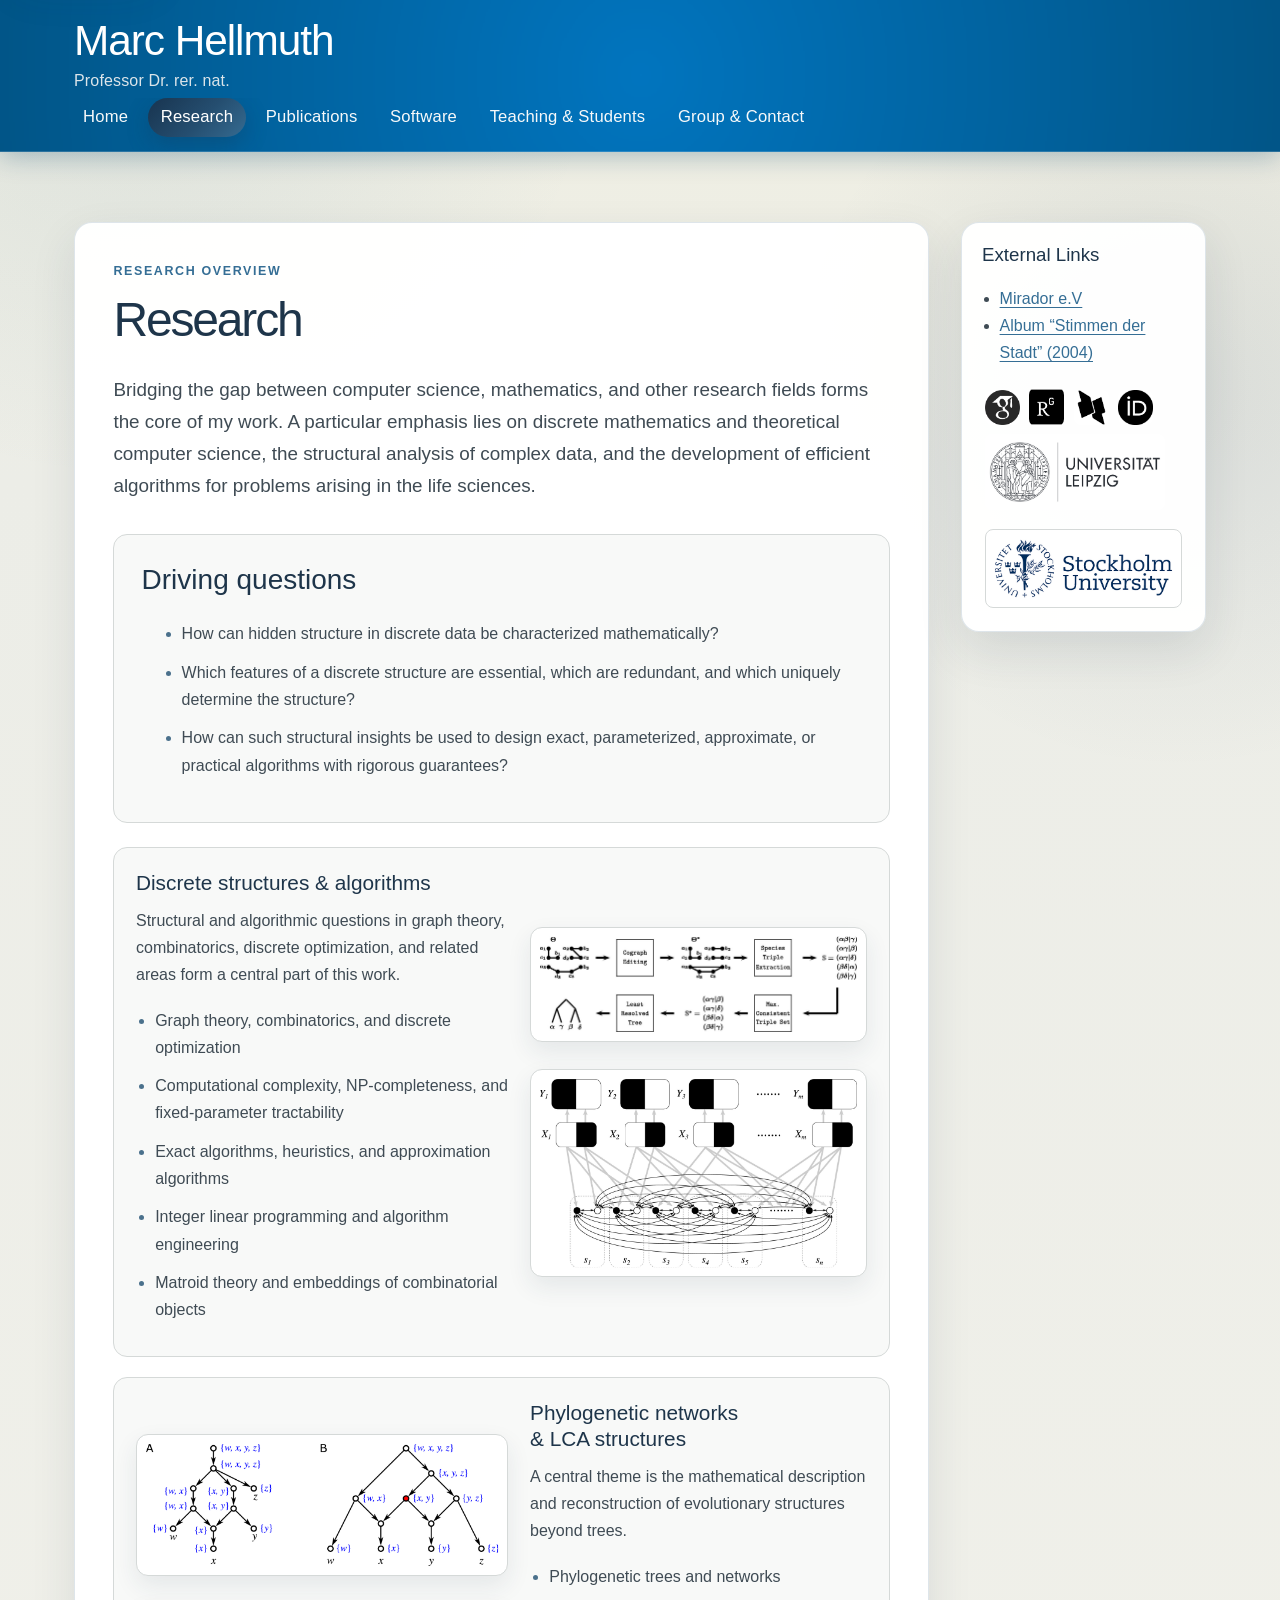
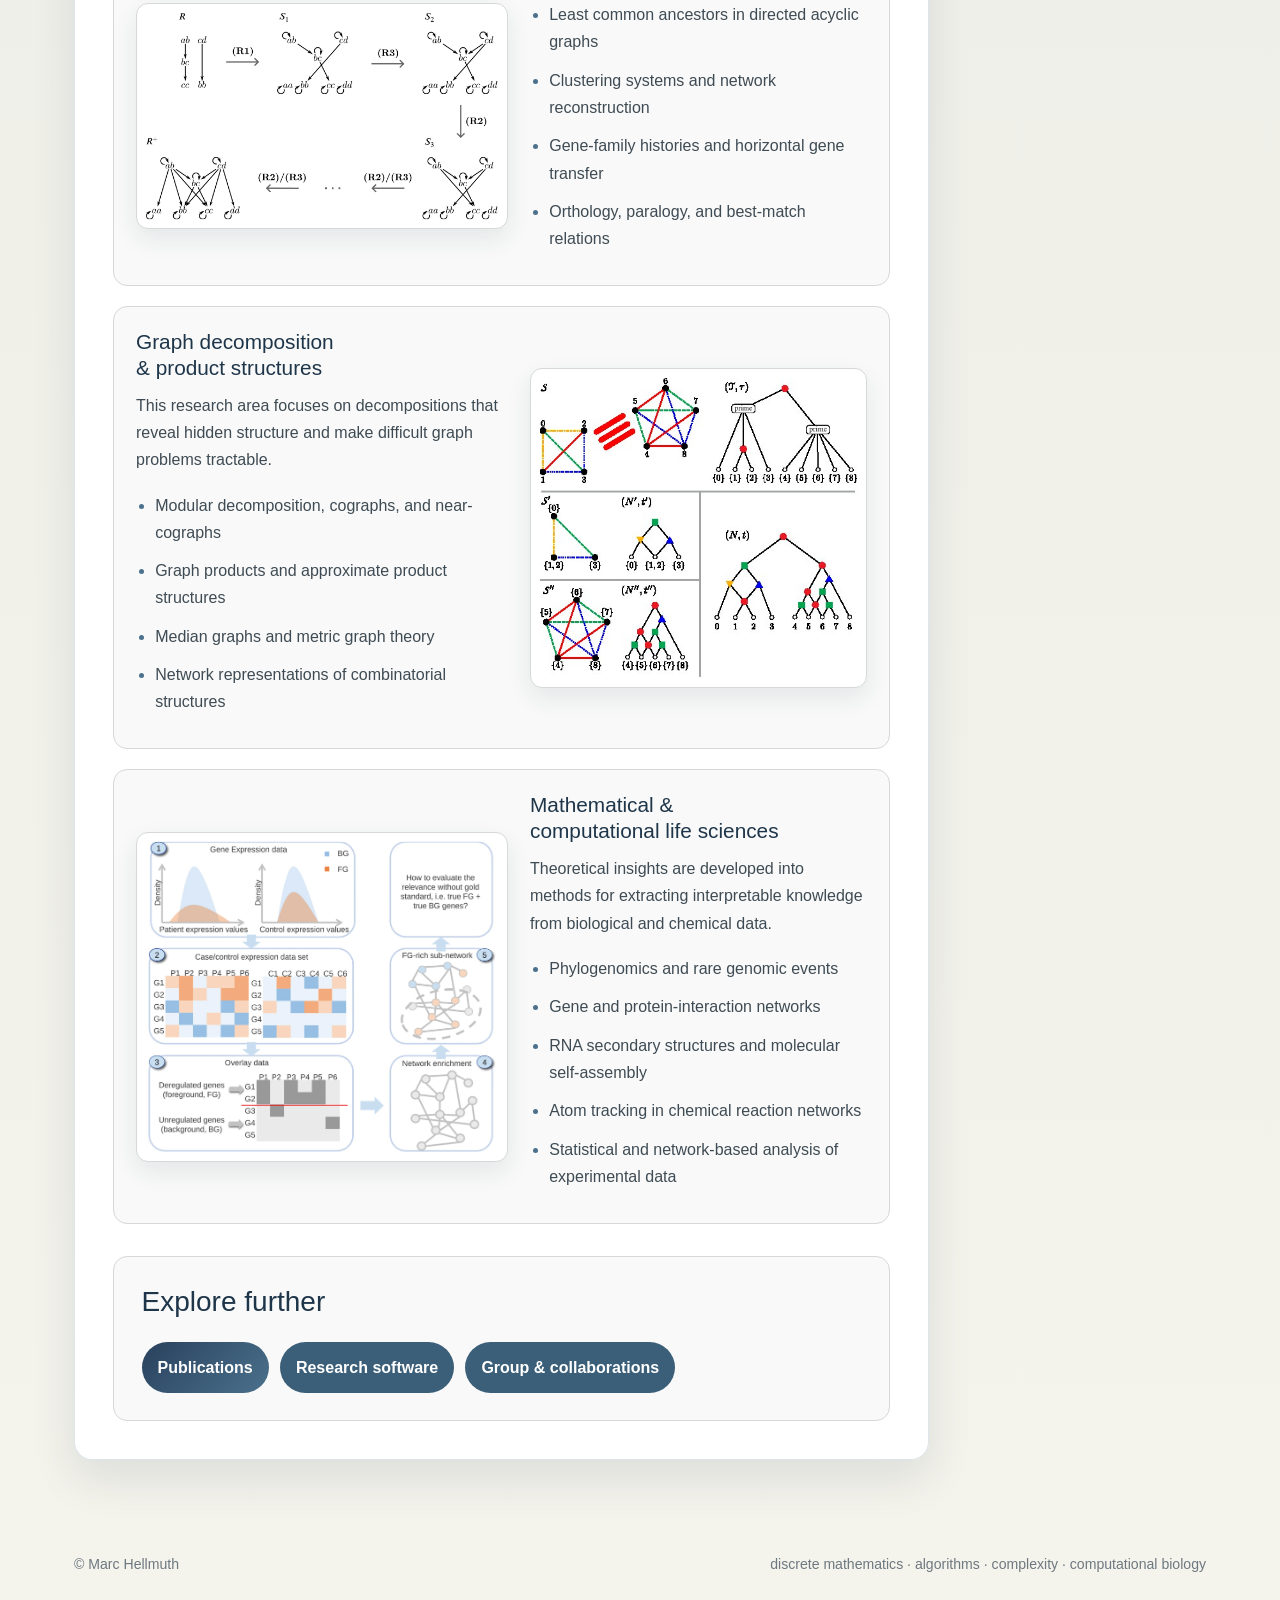
<file: research.html>
<!DOCTYPE html>

<html lang="en">
<head>
<title>Marc Hellmuth – Research</title>
<meta content="Research of Marc Hellmuth in discrete mathematics, algorithms, graph theory, phylogenetics, and computational biology." name="description"/>
<meta content="Marc Hellmuth, research, discrete mathematics, graph theory, algorithms, phylogenetic networks, computational biology" name="keywords"/>
<meta charset="utf-8"/>
<meta content="width=device-width, initial-scale=1" name="viewport"/>
<link href="style/style.css" rel="stylesheet" type="text/css"/>
</head>
<body class="research-page">
<a class="skip-link" href="#content">Skip to content</a>
<div id="main">
<header id="header">
<div id="logo">
<div id="logo_text">
<h1><a href="index.html">Marc Hellmuth</a></h1>
<h2>Professor Dr. rer. nat.</h2>
</div>
</div>
<nav aria-label="Main navigation" id="menubar">
<ul id="menu">
<li><a href="index.html">Home</a></li>
<li class="selected"><a aria-current="page" href="research.html">Research</a></li>
<li><a href="publi.html">Publications</a></li>
<li><a href="software.html">Software</a></li>
<li><a href="teaching.html">Teaching &amp; Students</a></li>
<li><a href="contact.html">Group &amp; Contact</a></li>
</ul>
</nav>
</header>
<div id="site_content">
<aside aria-label="External links" class="sidebar">
<h3>External Links</h3>
<ul>
<li><a href="http://www.mirador-ev.org/" rel="noopener noreferrer" target="_blank">Mirador e.V</a></li>
<li><a href="http://www.bioinf.uni-leipzig.de/%7Emarc/StimmenDerStadt/" rel="noopener noreferrer" target="_blank">Album “Stimmen der Stadt” (2004)</a></li>
</ul>
<a href="https://scholar.google.de/citations?user=4ja1NHsAAAAJ&amp;hl=de&amp;oi=ao" rel="noopener noreferrer" target="_blank"><img alt="Google Scholar" height="35" src="./scholargoogle.png" width="35"/></a>
<a href="https://www.researchgate.net/profile/Marc_Hellmuth" rel="noopener noreferrer" target="_blank"><img alt="ResearchGate" height="35" src="./rg.png" width="35"/></a>
<a href="https://dblp.org/pers/h/Hellmuth:Marc.html" rel="noopener noreferrer" target="_blank"><img alt="DBLP" height="35" src="./dblp.png" width="35"/></a>
<a href="https://orcid.org/0000-0002-1620-5508" rel="noopener noreferrer" target="_blank"><img alt="ORCID" height="35" src="./orcid.png" width="35"/></a>
			<a href="https://www.mathcs.uni-leipzig.de/en" target="_blank" rel="noopener noreferrer">
			<img 	src="./LE.png"	width="180" height="60"> 
			</a>						
<a href="https://www.su.se/" rel="noopener noreferrer" target="_blank"><img alt="Stockholm University" height="60" src="./SU.png" width="180"/></a>
</aside>
<main id="content">
<p class="eyebrow">Research overview</p>
<h1>Research</h1>
<p class="research-lead">
          Bridging the gap between computer science, mathematics, and other research fields forms the core of my work.
          A particular emphasis lies on discrete mathematics and theoretical computer science, the structural analysis
          of complex data, and the development of efficient algorithms for problems arising in the life sciences.
        </p>

<section class="research-questions">
<h2>Driving questions</h2>
           <ul>
  <li>
    How can hidden structure in discrete data be characterized mathematically?
  </li>
  <li>
	 Which features of a discrete structure are essential, which are redundant, and which uniquely determine the structure?
  </li>
  <li>
    How can such structural insights be  used to design exact,
            parameterized, approximate, or practical algorithms with rigorous guarantees?
  </li>
</ul>
</section>

        
<div class="research-grid">
<section class="research-card"><div class="research-card-copy">
<h2>Discrete structures &amp; algorithms</h2>
<p>
  Structural and algorithmic questions in graph theory, combinatorics,
  discrete optimization, and related areas form a central part of this work.
</p>
<ul>
<li>Graph theory, combinatorics, and discrete optimization</li>
<li>Computational complexity, NP-completeness, and fixed-parameter tractability</li>
<li>Exact algorithms, heuristics, and approximation algorithms</li>
<li>Integer linear programming and algorithm engineering</li>
<li>Matroid theory and embeddings of combinatorial objects</li>
</ul>
</div><figure class="research-figure">
<img alt="." decoding="async" loading="lazy" src="images/research/ILP.jpeg"/><br>
<img alt="." decoding="async" loading="lazy" src="images/research/complexity.jpg"/>
</figure>
</section>
<section class="research-card figure-first"><div class="research-card-copy">
<h2>Phylogenetic networks &amp; LCA structures</h2>
<p>A central theme is the mathematical description and reconstruction of evolutionary structures beyond trees.</p>
<ul>
<li>Phylogenetic trees and networks</li>
<li>Least common ancestors in directed acyclic graphs</li>
<li>Clustering systems and network reconstruction</li>
<li>Gene-family histories and horizontal gene transfer</li>
<li>Orthology, paralogy, and best-match relations</li>
</ul> 
</div><figure class="research-figure"><img alt="." decoding="async" loading="lazy" src="images/research/net.png"/><br>
<img alt="." decoding="async" loading="lazy" src="images/research/LCA.jpg"/> 
</figure>
</section>
<section class="research-card"><div class="research-card-copy">
<h2>Graph decomposition &amp; product structures</h2>
<p>
  This research area focuses on decompositions that reveal hidden structure
  and make difficult graph problems tractable.
</p>
<ul>
<li>Modular decomposition, cographs, and near-cographs</li>
<li>Graph products and approximate product structures</li>
<li>Median graphs and metric graph theory</li>
<li>Network representations of combinatorial structures</li>
</ul> 
</div><figure class="research-figure"><img alt="." decoding="async" loading="lazy" src="images/research/pvr_3.jpg"/>
</figure>
</section>
<section class="research-card figure-first"><div class="research-card-copy">
<h2>Mathematical &amp; computational life sciences</h2>
<p>Theoretical insights are developed into methods for extracting interpretable knowledge from biological and chemical data.</p>
<ul>
<li>Phylogenomics and rare genomic events</li>
<li>Gene and protein-interaction networks</li>
<li>RNA secondary structures and molecular self-assembly</li>
<li>Atom tracking in chemical reaction networks</li>
<li>Statistical and network-based analysis of experimental data</li>
</ul> 
</div><figure class="research-figure"><img alt="." decoding="async" loading="lazy" src="images/research/denove.webp"/>
</figure>
</section>
</div>
<!--<section class="research-questions">
<h2>Guiding questions</h2>
<p>
            How can the structure hidden in discrete data be characterized mathematically? Which parts of a complex
            representation are essential, and which are redundant? How can this structure be used to design exact,
            parameterized, approximate, or practical algorithms with rigorous guarantees?
          </p>
</section>-->
<section class="research-links">
<h2>Explore further</h2>
<div class="hero-actions">
<a class="button primary" href="publi.html">Publications</a>
<a class="button secondary" href="software.html">Research software</a>
<a class="button secondary" href="contact.html">Group &amp; collaborations</a>
</div>
</section>
</main>
</div>
<div id="content_footer"></div>
<footer id="footer">
<span>© Marc Hellmuth</span>
<span>discrete mathematics · algorithms · complexity · computational biology</span>
</footer>
</div>
</body>
</html>
</file>
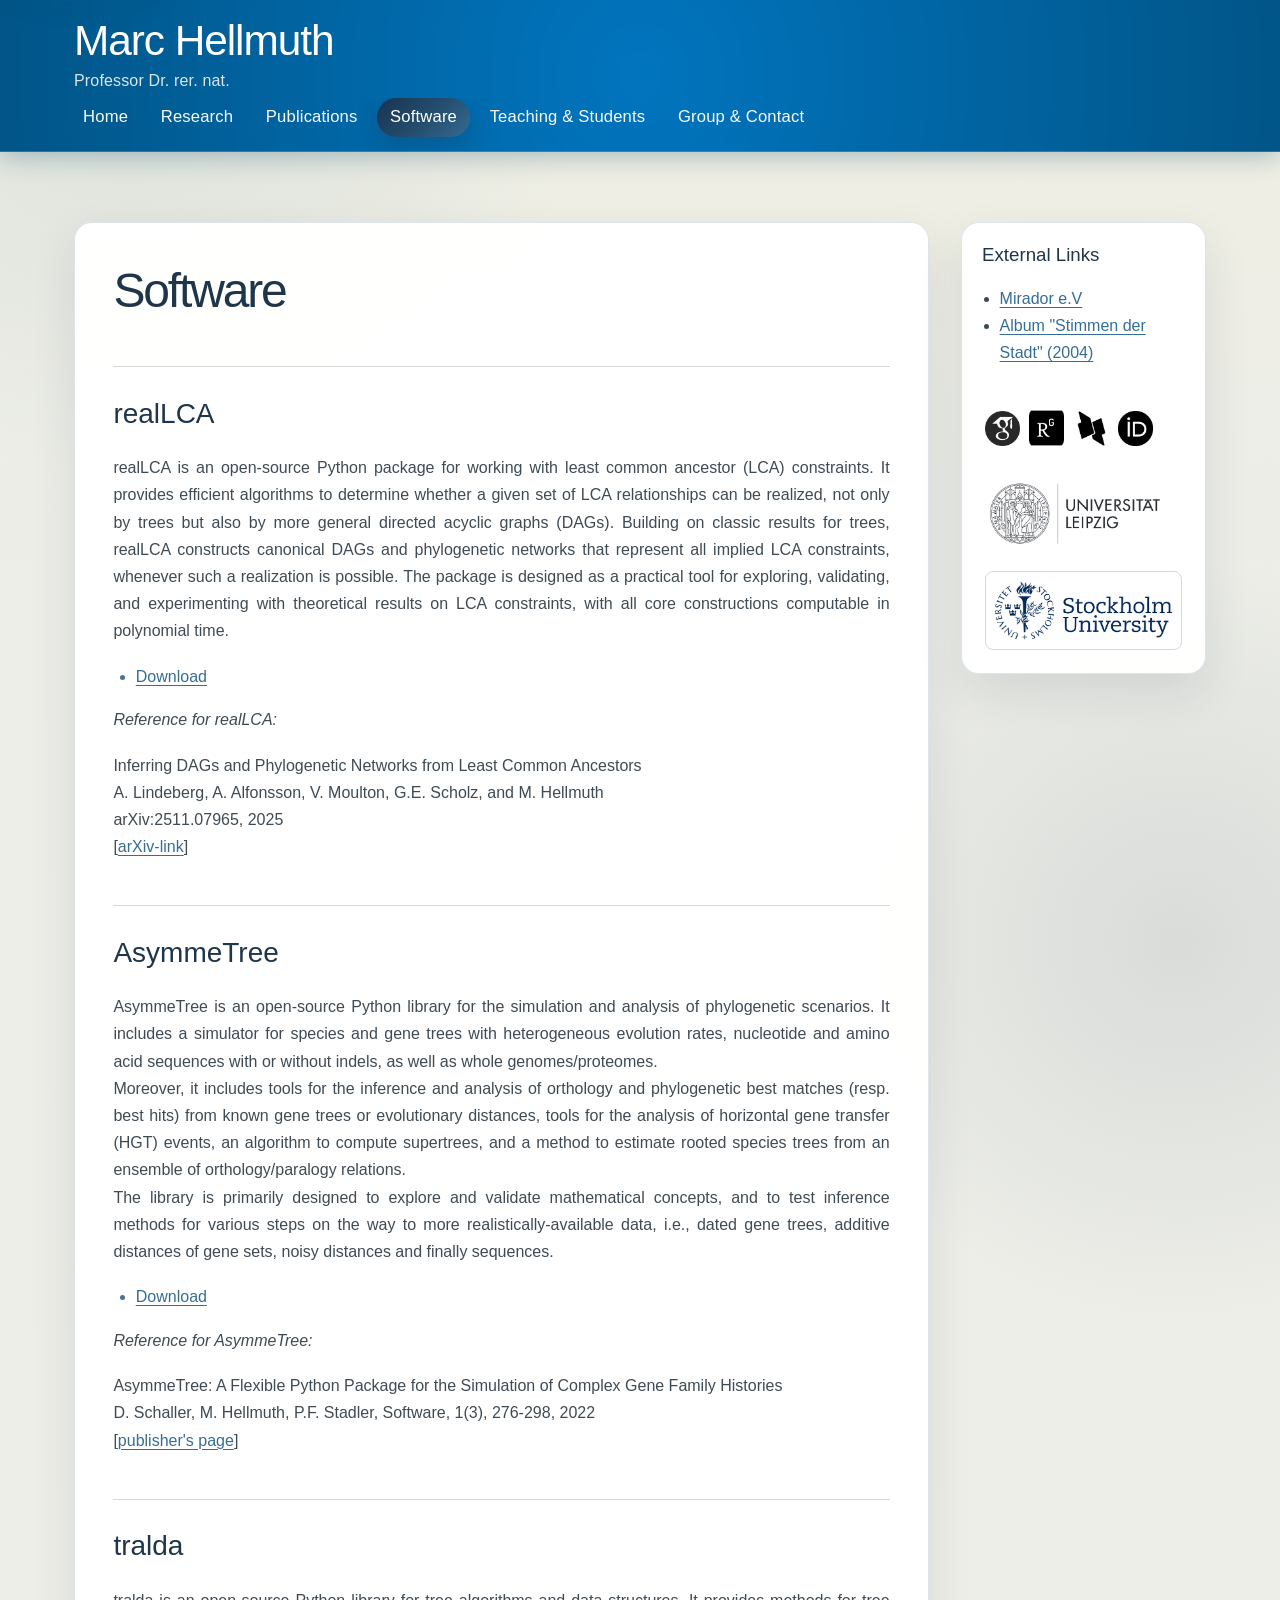
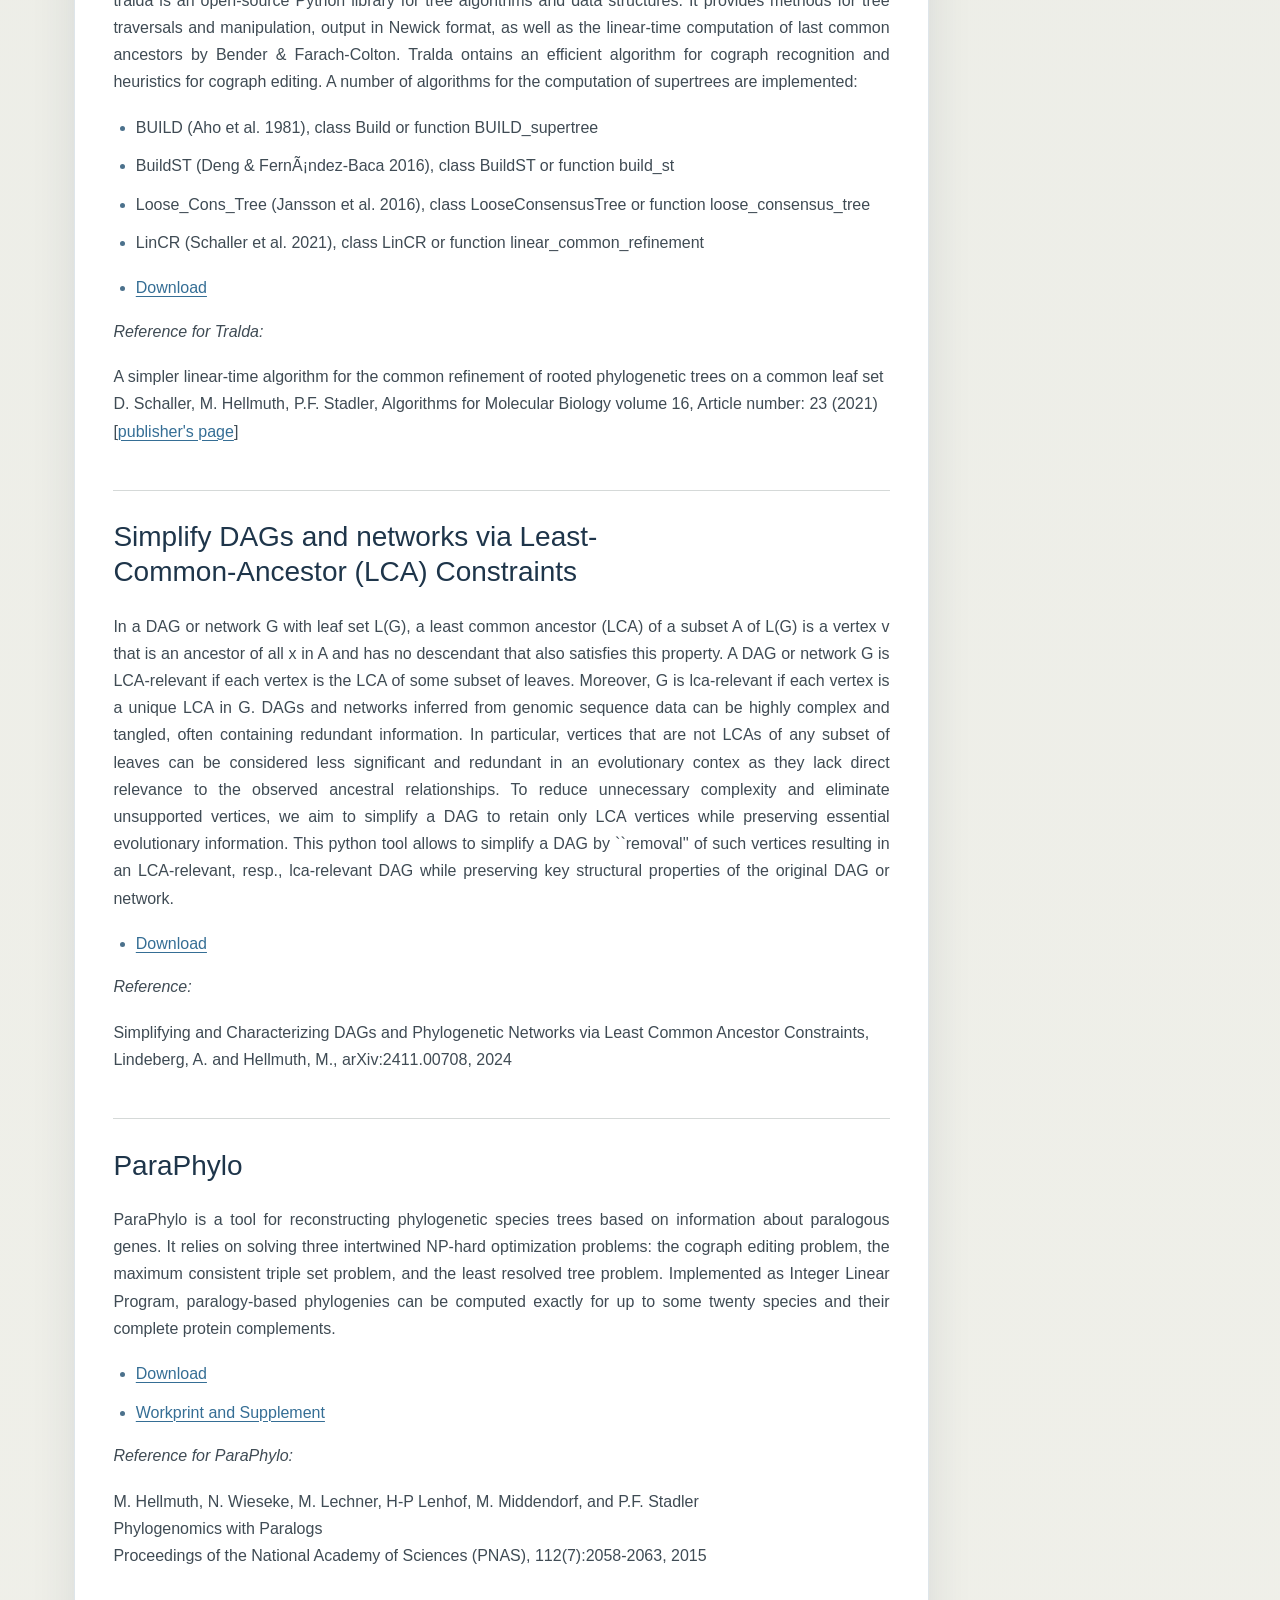
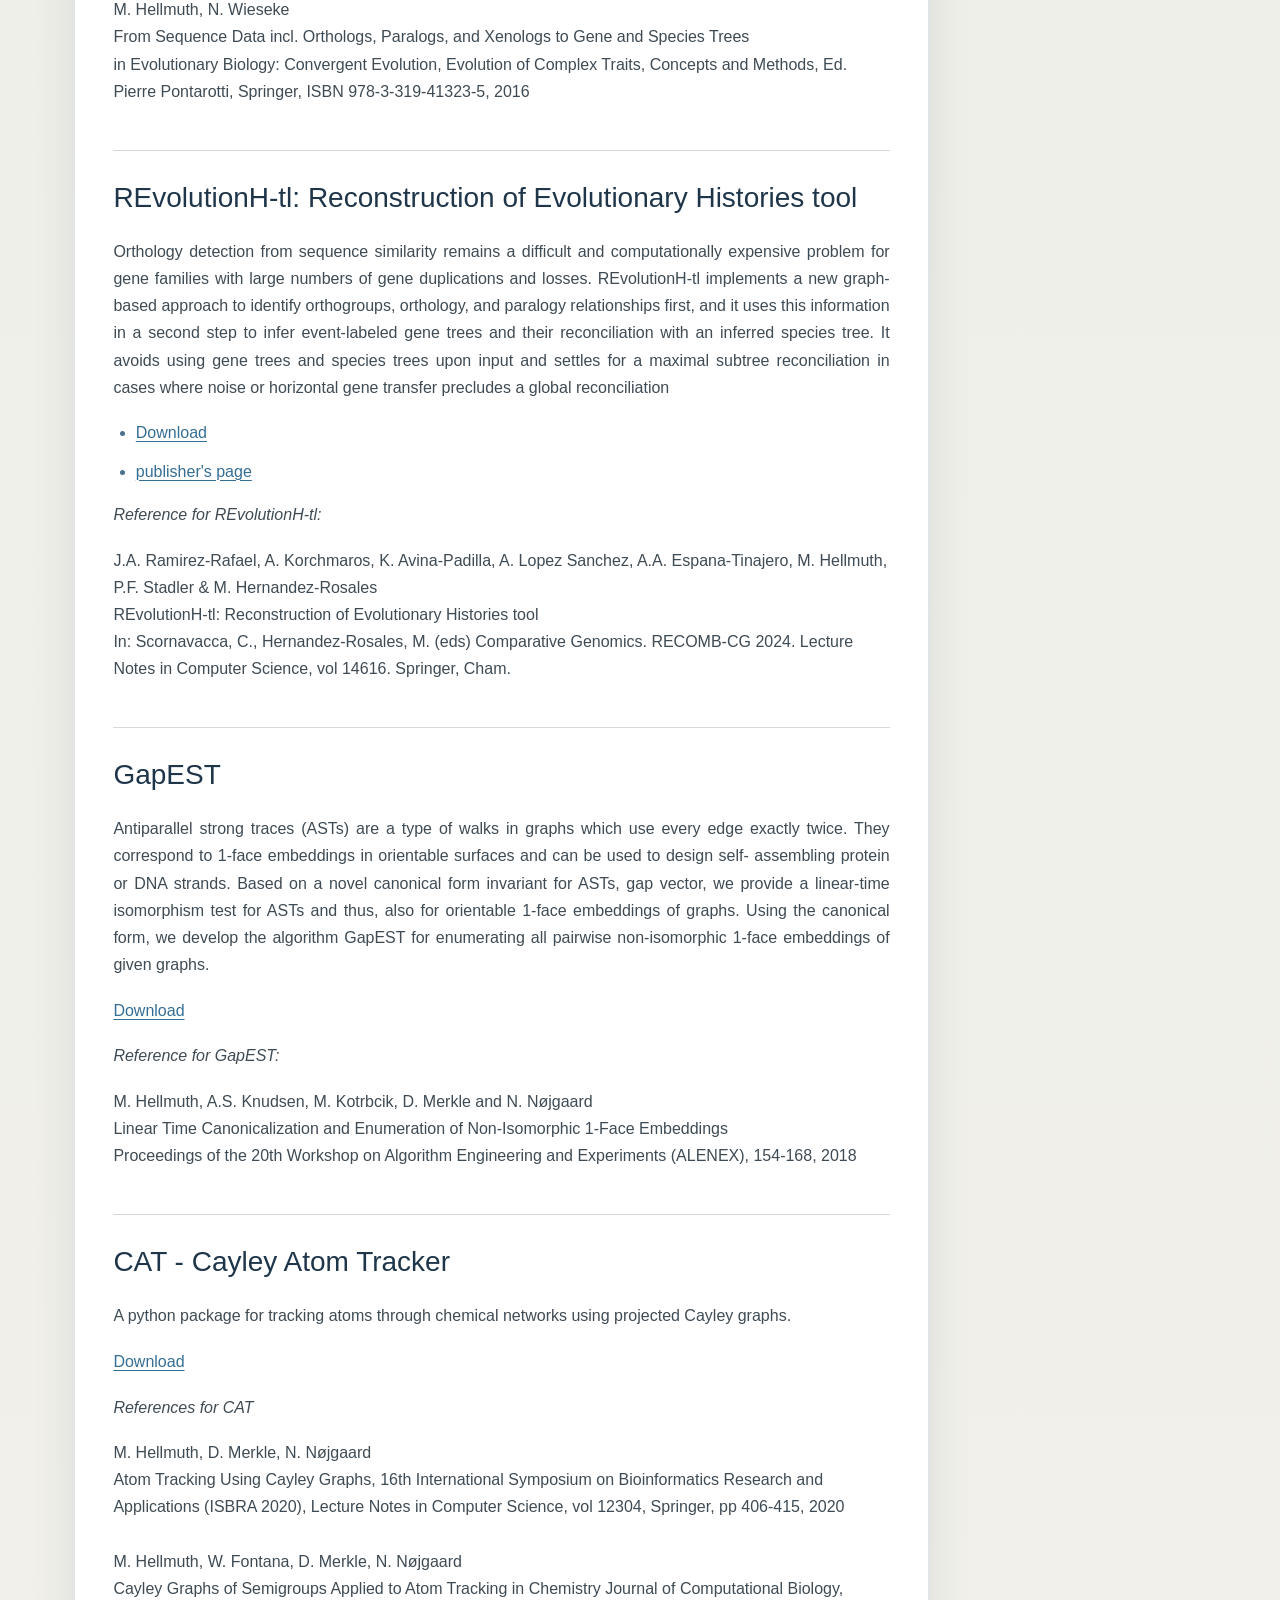
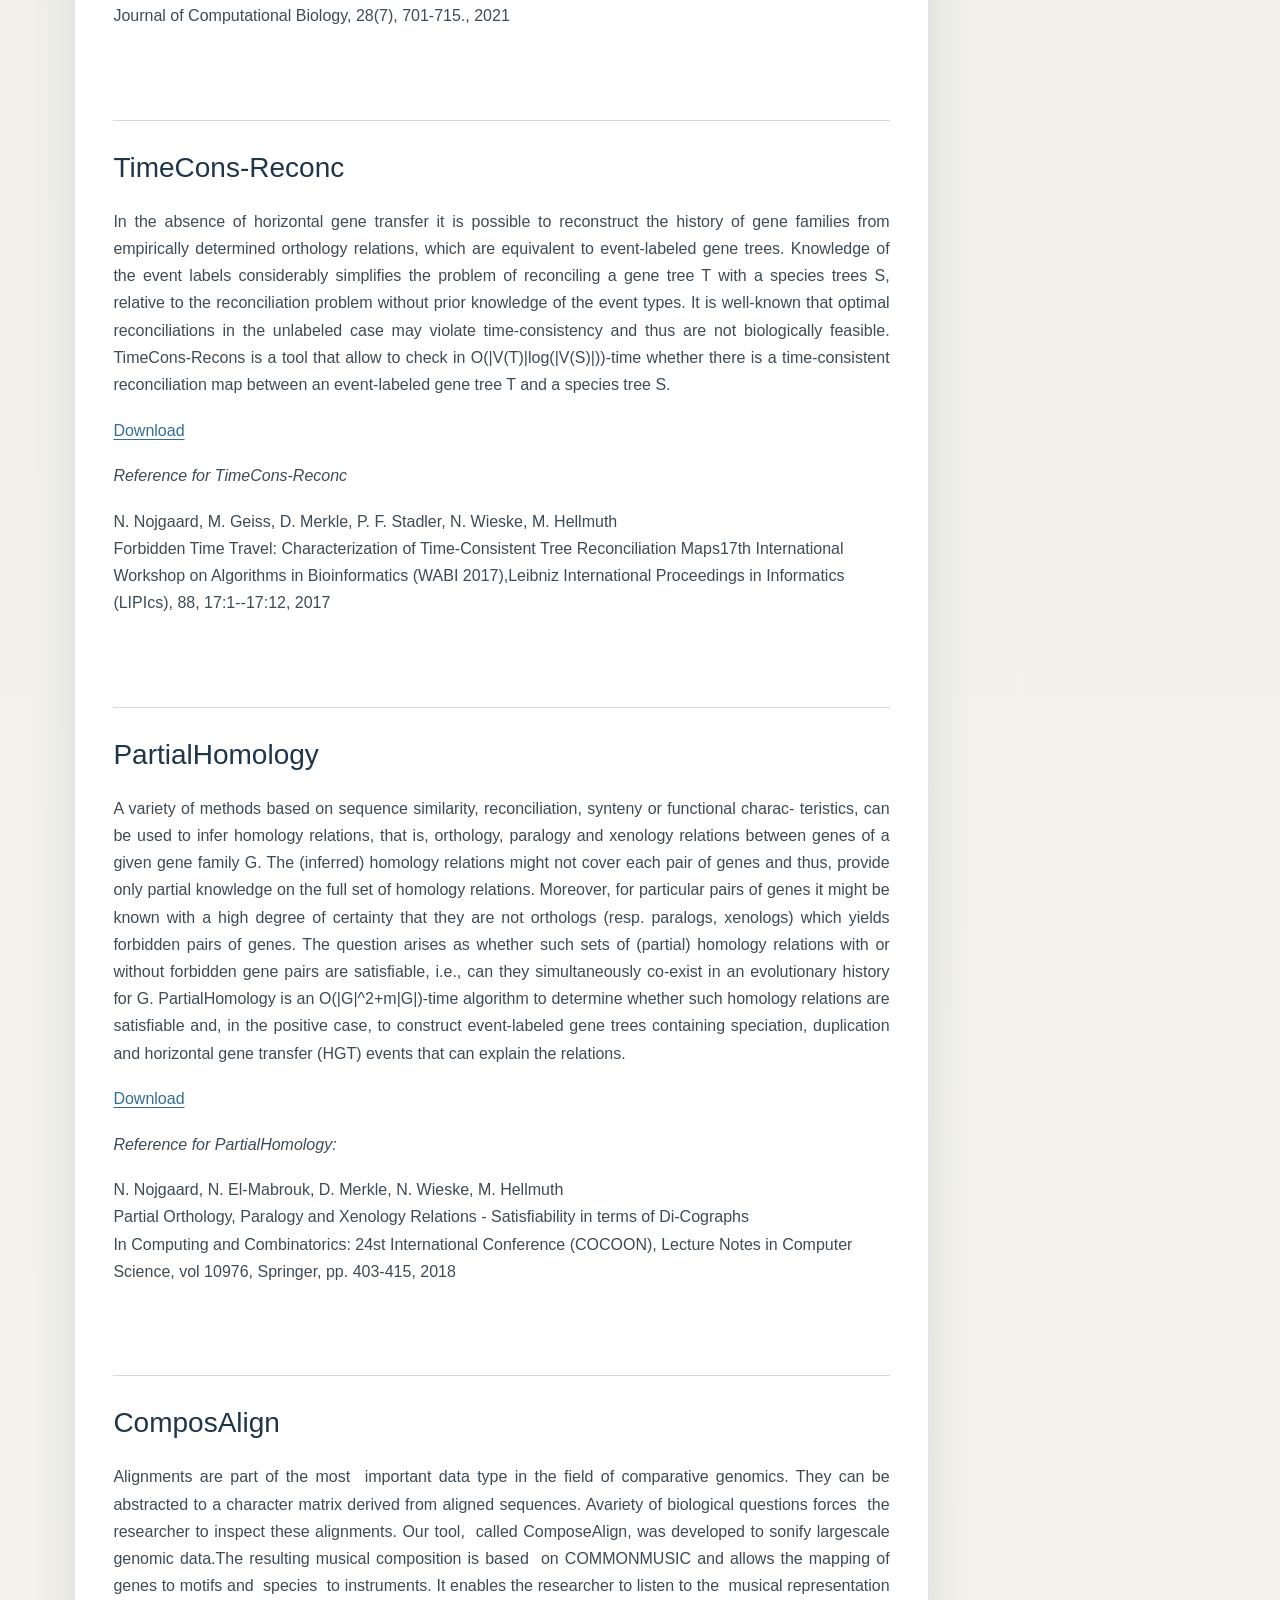
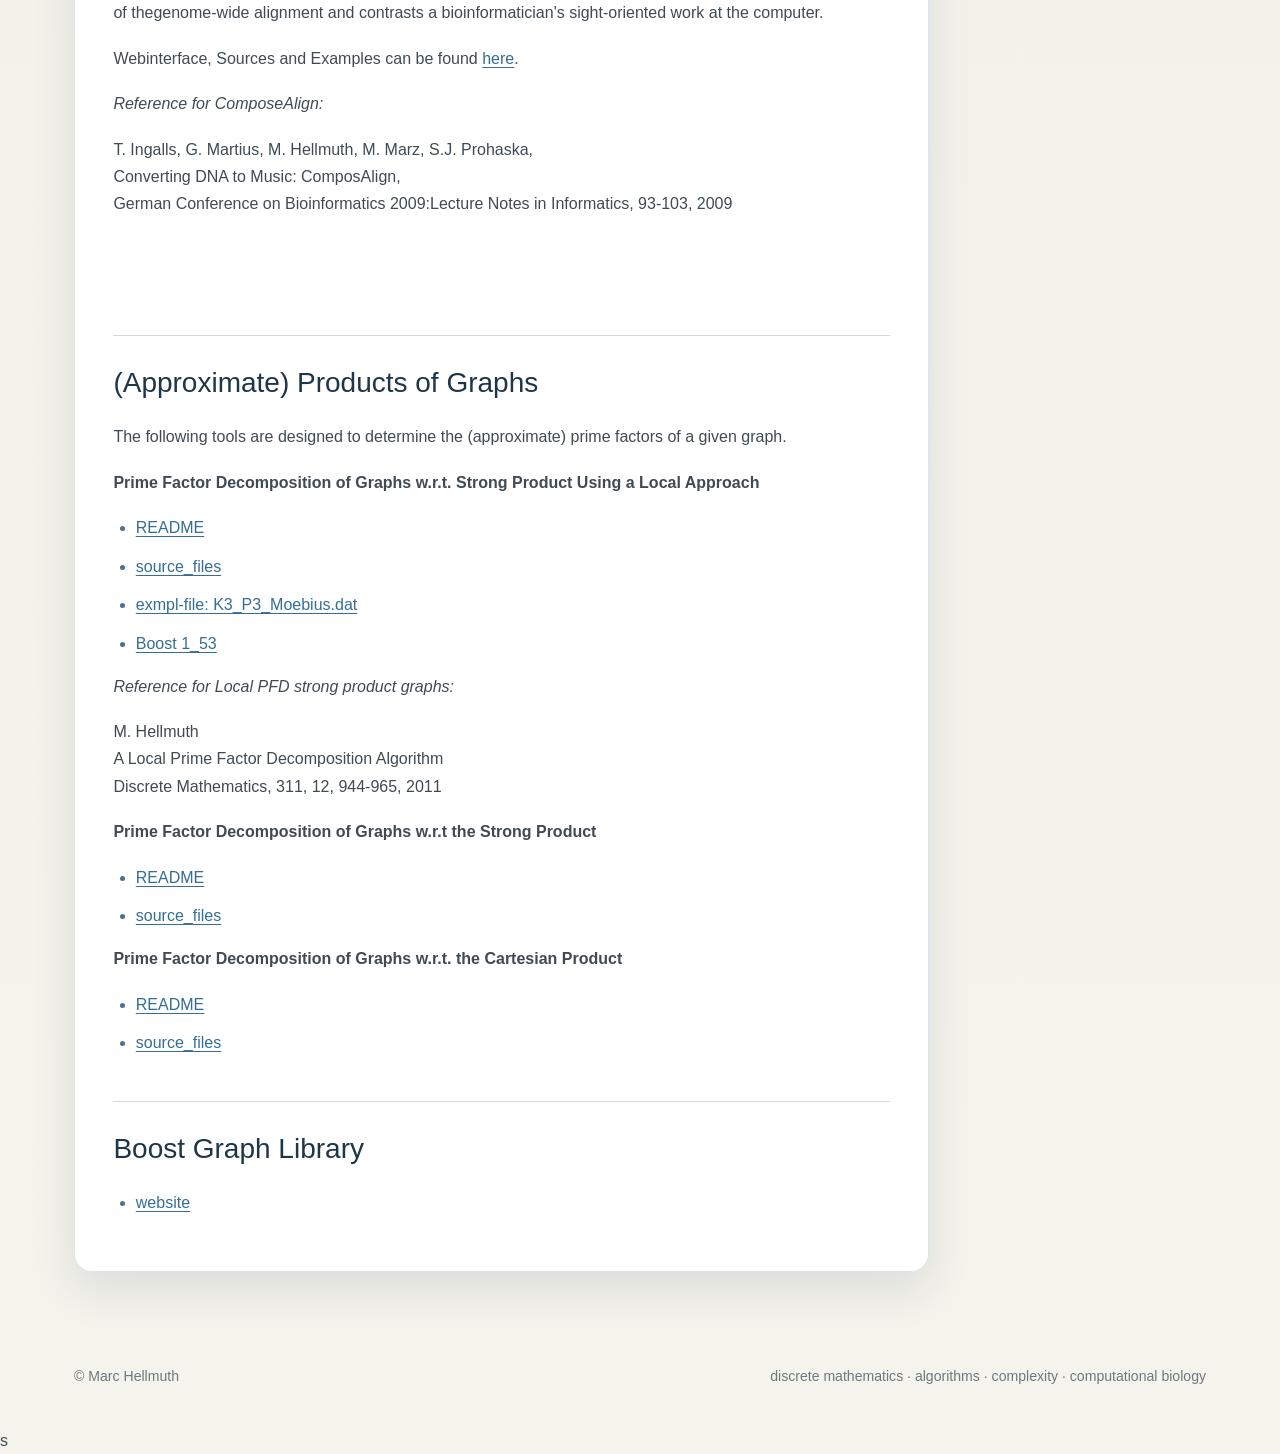
<file: software.html>
<!doctype html>
<html lang="en">

<head>
  <title>Marc_Hellmuth-Software</title>
  <meta name="description" content="website description" />
  <meta name="keywords" content="website keywords, website keywords" />
  <meta charset="utf-8">
  <meta name="viewport" content="width=device-width, initial-scale=1">
  <link rel="stylesheet" type="text/css" href="style/style.css" />
</head>


<body>
  <a class="skip-link" href="#content">Skip to content</a>
  <div id="main">
    <div id="header">
      <div id="logo">
        <div id="logo_text">
          <!-- class="logo_colour", allows you to change the colour of the text -->
          <h1><a href="index.html">Marc Hellmuth<span class="logo_colour"></span></a></h1>
				<h2>Professor Dr. rer. nat.</h2>
        </div>
      </div>
      <div id="menubar">
        <ul id="menu">
          <!-- put class="selected" in the li tag for the selected page - to highlight which page you're on -->
          <li><a href="index.html">Home</a></li>
          <li><a href="research.html">Research</a></li>
         <!-- <li><a href="examples.html">Examples</a></li>-->
          <li><a href="publi.html">Publications</a></li>
          <li class="selected"><a href="software.html">Software</a></li>
			<li><a href="teaching.html">Teaching &amp; Students</a></li>
          <li><a href="contact.html">Group &amp; Contact</a></li>        </ul>
      </div>
    </div>


<!-- ###########################
	###########################
	###########################
	###########################
-->
    <div id="site_content">
      <div class="sidebar">
        <!-- insert your sidebar items here -->
     <!--   <h3>Latest News</h3>
        <h4>New Website Launched</h4>
        <h5>January 1st, 2010</h5>
        <p>2010 sees the redesign of our website. Take a look around and let us know what you think.<br><a href="#">Read more</a></p>
        <p></p>
        <h4>New Website Launched</h4>
        <h5>January 1st, 2010</h5>
        <p>2010 sees the redesign of our website. Take a look around and let us know what you think.<br><a href="#">Read more</a></p>-->
				<!--<p><br><br><br><br><br><br><br><br><br><br><br><br><br><br>	</p> -->
       <h3>External Links</h3>
        <ul>
          <li><a href="http://www.mirador-ev.org/" target="_blank" rel="noopener noreferrer">Mirador e.V</a>
					</li>
          <li><a href="http://www.bioinf.uni-leipzig.de/%7Emarc/StimmenDerStadt/" target="_blank" rel="noopener noreferrer">Album "Stimmen der Stadt" (2004)</a></li>
        </ul>
     
     
			<a href="https://scholar.google.de/citations?user=4ja1NHsAAAAJ&hl=de&oi=ao" target="_blank" rel="noopener noreferrer">
			<img src="./scholargoogle.png" width="35" height="35"> 
			</a>
			<a href="https://www.researchgate.net/profile/Marc_Hellmuth" target="_blank" rel="noopener noreferrer">
			<img src="./rg.png"	  	   width="35" height="35"> 
			</a>
			<a href="https://dblp.org/pers/h/Hellmuth:Marc.html" target="_blank" rel="noopener noreferrer">
			<img src="./dblp.png"	   width="35" height="35"> 
			</a>
			<a href="https://orcid.org/0000-0002-1620-5508" target="_blank" rel="noopener noreferrer">
			<img src="./orcid.png"	width="35" height="35"> 
			<br><br><br>
			</a>				
						<a href="https://www.mathcs.uni-leipzig.de/en" target="_blank" rel="noopener noreferrer">
			<img 	src="./LE.png"	width="180" height="60"> 
			</a>						
			<a href="https://www.su.se/" target="_blank" rel="noopener noreferrer">
			<img 	src="./SU.png"	width="180" height="60"> 
			</a>						

     
      </div>


<!-- ###########################
	###########################
	###########################
	###########################
-->
	
			<div id="content">
				<h1>Software</h1>

				<h2>realLCA</h2>
				<p align="justify"> realLCA is an open-source Python package for working with least common ancestor (LCA) 
				constraints. It provides efficient algorithms to determine whether a given set of LCA relationships can be realized, 
				not only by trees but also by more general directed acyclic graphs (DAGs). Building on classic results for trees, realLCA 
				constructs canonical DAGs and phylogenetic networks that represent all implied LCA constraints, whenever such a realization 
				is possible. The package is designed as a practical tool for exploring, validating, and experimenting with theoretical results 
				on LCA constraints, with all core constructions computable in polynomial time.
				
				<ul><li><a href="https://github.com/AnnaLindeberg/RealLCA" title="Ãffnet externen Link" target="_blank" class="external-link">Download</a></li>
				</ul>
				<p><em>Reference for realLCA:</em></p>
				<p>
				Inferring DAGs and Phylogenetic Networks from Least Common Ancestors<br> 	
				A. Lindeberg, A. Alfonsson, V. Moulton, G.E. Scholz, and M. Hellmuth <br> 	
				arXiv:2511.07965, 2025 <br> 
					[<a href="https://arxiv.org/pdf/2511.07965"  target="_blank" rel="noopener noreferrer">arXiv-link</a>]
					</p>
<!--				</p><p>&nbsp;</p>-->


				<h2>AsymmeTree</h2>
				<p align="justify"> AsymmeTree is an open-source Python library for the simulation and analysis of phylogenetic scenarios. It includes a simulator for species and gene trees with heterogeneous evolution rates, nucleotide and amino acid sequences with or without indels, as well as whole genomes/proteomes. <br>

Moreover, it includes tools for the inference and analysis of orthology and phylogenetic best matches (resp. best hits) from known gene trees or evolutionary distances, tools for the analysis of horizontal gene transfer (HGT) events, an algorithm to compute supertrees, and a method to estimate rooted species trees from an ensemble of orthology/paralogy relations. <br>

The library is primarily designed to explore and validate mathematical concepts, and to test inference methods for various steps on the way to more realistically-available data, i.e., dated gene trees, additive distances of gene sets, noisy distances and finally sequences. </p>
				
				<ul><li><a href="https://github.com/david-schaller/AsymmeTree" title="Ãffnet externen Link" target="_blank" class="external-link">Download</a></li>
				</ul>
				<p><em>Reference for AsymmeTree:</em></p>
				<p>
				AsymmeTree: A Flexible Python Package for the Simulation of
									Complex Gene Family Histories<br> 	
							 D. Schaller, M. Hellmuth,  P.F. Stadler,  
							Software, 1(3), 276-298, 2022 <br> 
					[<a href="https://www.mdpi.com/2674-113X/1/3/13"  target="_blank" rel="noopener noreferrer">publisher's	page</a>]
					</p>
<!--				</p><p>&nbsp;</p>-->


	<h2>tralda</h2>
				<p align="justify"> tralda is an open-source Python library for tree algorithms and data structures. It provides methods for tree traversals and manipulation, output in Newick format, as well as the linear-time computation of last common ancestors by Bender & Farach-Colton.
				Tralda ontains an efficient algorithm for cograph recognition and heuristics for cograph editing.
				A number of algorithms for the computation of supertrees are implemented:
	<ul>
    <li>BUILD (Aho et al. 1981), class Build or function BUILD_supertree</li>
    <li>BuildST (Deng & FernÃ¡ndez-Baca 2016), class BuildST or function build_st</li>
    <li>Loose_Cons_Tree (Jansson et al. 2016), class LooseConsensusTree or function loose_consensus_tree</li>
    <li>LinCR (Schaller et al. 2021), class LinCR or function linear_common_refinement</li>
	</ul>		
</p>	
				
			
				
				<ul><li><a href="https://github.com/david-schaller/tralda" title="Ãffnet externen Link" target="_blank" class="external-link">Download</a></li>
				</ul>
				<p><em>Reference for Tralda:</em></p>
				<p>
				A simpler linear-time algorithm for the common refinement of rooted phylogenetic trees on a common leaf set<br> 	
							 D. Schaller, M. Hellmuth,  P.F. Stadler,  
							Algorithms for Molecular Biology volume 16, Article number: 23 (2021)  <br> 
					[<a href="https://almob.biomedcentral.com/articles/10.1186/s13015-021-00202-8"  target="_blank" rel="noopener noreferrer">publisher's	page</a>]
</p>
<!--				</p><p>&nbsp;</p>-->


				<h2>Simplify DAGs and networks via Least-Common-Ancestor (LCA) Constraints</h2>
				<p align="justify">
				In a DAG or network G with leaf set L(G), a least common ancestor (LCA) of a subset A of
				L(G) is a vertex v that is an ancestor of all x in A and has no descendant that also
				satisfies this property. A DAG or network G is LCA-relevant if each vertex is the LCA of
				some subset of leaves. Moreover, G is lca-relevant if each vertex is a unique LCA in G.
				DAGs and networks inferred from genomic sequence data can be highly complex and tangled,
				often containing redundant information. In particular, vertices that are not LCAs of any
				subset of leaves can be considered less significant and redundant in an evolutionary
				contex as they lack direct relevance to the observed ancestral relationships. To reduce
				unnecessary complexity and eliminate unsupported vertices, we aim to simplify a DAG to
				retain only LCA vertices while preserving essential evolutionary information. This
				python tool allows to simplify a DAG by ``removal'' of such vertices resulting in an
				LCA-relevant, resp., lca-relevant DAG while preserving key structural properties of the
				original DAG or network. </p>
				<ul>
				 <li><a href="https://github.com/AnnaLindeberg/LeastCommonAncestor-relevant" title="Ãffnet externen Link" target="_blank" class="external-link">Download</a></li>
				<!-- <li><a href="https://link.springer.com/chapter/10.1007/978-3-031-58072-7_5" title="Ãffnet internen Link" class="file-link">publisher's page</a></li>-->
				 </ul><p>
				 <em>Reference:</em></p><p>
				 Simplifying and Characterizing DAGs and Phylogenetic Networks via Least Common Ancestor Constraints, 				 Lindeberg, A. and Hellmuth, M., arXiv:2411.00708, 2024 <br>
				 </p>


				<h2>ParaPhylo</h2>
				<p align="justify">ParaPhylo is a tool for reconstructing phylogenetic species trees based on information about paralogous genes. It relies on solving three intertwined NP-hard optimization problems: the cograph editing problem, the maximum consistent triple set problem, and the least resolved tree problem. Implemented as Integer Linear Program, paralogy-based phylogenies can be computed exactly for up to some twenty species and their complete protein complements. </p><ul><li><a href="http://pacosy.informatik.uni-leipzig.de/209-0-Downloads.html" title="Ãffnet externen Link" target="_blank" class="external-link">Download</a></li><li><a href="/storages/uni-greifswald/fakultaet/mnf/mathinf/boldt/pdf-dateien/hellmuth-paraophylo_workprint.pdf" title="Ãffnet internen Link" class="file-link">Workprint and Supplement</a></li></ul><p><em>Reference for ParaPhylo:</em></p><p>M. Hellmuth, N. Wieseke, M. Lechner, H-P Lenhof, M. Middendorf, and P.F. Stadler<br>Phylogenomics with Paralogs <br>Proceedings of the National Academy of Sciences (PNAS), 112(7):2058-2063, 2015<br><br>M. Hellmuth, N. Wieseke <br>From Sequence Data incl. Orthologs, Paralogs, and Xenologs to Gene and Species Trees<br>in  Evolutionary Biology: Convergent Evolution, Evolution of Complex  Traits, Concepts and Methods, Ed. Pierre Pontarotti, Springer,  ISBN&nbsp;978-3-319-41323-5, 2016
</p>
<!--</p><p>&nbsp;</p>-->


				<h2>REvolutionH-tl: Reconstruction of Evolutionary Histories tool</h2>
				<p align="justify">
					Orthology detection from sequence similarity remains a difficult and
					computationally expensive problem for gene families with large numbers of gene
					duplications and losses. REvolutionH-tl implements a new graph-based approach to
					identify orthogroups, orthology, and paralogy relationships first, and it uses
					this information in a second step to infer event-labeled gene trees and their
					reconciliation with an inferred species tree. It avoids using gene trees and
					species trees upon input and settles for a maximal subtree reconciliation in
					cases where noise or horizontal gene transfer precludes a global reconciliation
					</p><ul>
				 <li><a href="https://pypi.org/project/revolutionhtl/" title="Ãffnet externen Link" target="_blank" class="external-link">Download</a></li>
				 <li><a href="https://link.springer.com/chapter/10.1007/978-3-031-58072-7_5" title="Ãffnet internen Link" class="file-link">publisher's page</a></li>
				 </ul><p>
				 <em>Reference for REvolutionH-tl:</em></p><p>
				 J.A. Ramirez-Rafael, A. Korchmaros, K. Avina-Padilla, A. Lopez Sanchez, A.A. Espana-Tinajero, M. Hellmuth, P.F. Stadler & M. Hernandez-Rosales
				 <br>
				 REvolutionH-tl: Reconstruction of Evolutionary Histories tool <br>
				  In: Scornavacca, C., Hernandez-Rosales, M. (eds) Comparative Genomics. RECOMB-CG 2024. Lecture Notes in Computer Science, vol 14616. Springer, Cham.<br>
				 </p>
<!--</p><p>&nbsp;</p>-->






			<h2>	GapEST</h2>
			<p align="justify">Antiparallel strong traces (ASTs) are a type of walks in graphs which use every edge exactly twice. They correspond to 1-face embeddings in orientable surfaces and can be used to design self- assembling protein or DNA strands. Based on a novel canonical form invariant for ASTs, gap vector, we provide a linear-time isomorphism test for ASTs and thus, also for orientable 1-face embeddings of graphs. Using the canonical form, we develop the algorithm GapEST for enumerating all pairwise non-isomorphic 1-face embeddings of given graphs. 
</p><p><a href="https://github.com/nojgaard/DoubleTrace" title="Ãffnet internen Link" target="_blank" class="external-link">Download</a>
<!--<br><a href="http://www.imada.sdu.dk/Employees/daniel/gapEST/" title="Ãffnet internen Link" target="_blank" class="external-link">Datasets</a>-->
</p>
<p><em>Reference for GapEST:</em></p><p>
M. Hellmuth, A.S. Knudsen, M. Kotrbcik, D. Merkle and N. N&oslash;jgaard<br> 	Linear Time Canonicalization and Enumeration of Non-Isomorphic 1-Face Embeddings<br> 	Proceedings of the 20th Workshop on Algorithm Engineering and Experiments (ALENEX), 154-168, 2018
</p>





				<h2>
				 CAT - Cayley Atom Tracker			</h2>
	<p align="justify">A python package for tracking atoms through chemical networks using projected Cayley graphs. 
</p><p><a href="https://github.com/Nojgaard/cat" title="Ãffnet internen Link" target="_blank" class="external-link">Download</a></p><p>
<em>References for CAT</em></p><p>
M. Hellmuth, D. Merkle, N. N&oslash;jgaard <br>  	
							  Atom Tracking Using Cayley Graphs, 	
								16th International Symposium on Bioinformatics Research and Applications (ISBRA 2020),
								Lecture Notes in Computer Science, vol 12304, Springer, pp 406-415, 2020 <br><br>
			M. Hellmuth, W. Fontana, D. Merkle, N. N&oslash;jgaard<br>
					Cayley Graphs of Semigroups Applied to Atom Tracking in Chemistry
Journal of Computational Biology, Journal of Computational Biology, 28(7), 701-715., 2021			
</p><p>&nbsp;</p>




				<h2>TimeCons-Reconc			</h2>
	<p align="justify">In the absence of horizontal gene transfer it is possible to reconstruct the history of gene families from empirically determined orthology relations, which are equivalent to event-labeled gene trees. Knowledge of the event labels considerably simplifies the problem of reconciling a gene tree T with a species trees S, relative to the reconciliation problem without prior knowledge of the event types. It is well-known that optimal reconciliations in the unlabeled case may violate time-consistency and thus are not biologically feasible. TimeCons-Recons is a tool that allow to check in O(|V(T)|log(|V(S)|))-time whether there is a time-consistent reconciliation map between an event-labeled gene tree T and a species tree S. 
</p><p><a href="https://github.com/Nojgaard/tc-recon" title="Ãffnet internen Link" target="_blank" class="external-link">Download</a></p><p><em>Reference for TimeCons-Reconc</em></p><p>N. Nojgaard, M. Geiss, D. Merkle, P. F. Stadler, N. Wieske, M. Hellmuth <br>Forbidden Time Travel: Characterization of Time-Consistent Tree Reconciliation Maps17th International Workshop on Algorithms in Bioinformatics (WABI 2017),Leibniz International Proceedings in Informatics (LIPIcs), 88, 17:1--17:12, 2017
</p><p>&nbsp;</p>


			<h2>	PartialHomology			</h2>
	<p align="justify">A variety of methods based on sequence similarity, reconciliation, synteny or functional charac- teristics, can be used to infer homology relations, that is, orthology, paralogy and xenology relations between genes of a given gene family G. The (inferred) homology relations might not cover each pair of genes and thus, provide only partial knowledge on the full set of homology relations. Moreover, for particular pairs of genes it might be known with a high degree of certainty that they are not orthologs (resp. paralogs, xenologs) which yields forbidden pairs of genes. The question arises as whether such sets of (partial) homology relations with or without forbidden gene pairs are satisfiable, i.e., can they simultaneously co-exist in an evolutionary history for G. PartialHomology is an O(|G|^2+m|G|)-time algorithm to determine whether such homology relations are satisfiable and, in the positive case, to construct event-labeled gene trees containing speciation, duplication and horizontal gene transfer (HGT) events that can explain the relations.
</p><p><a href="https://github.com/Nojgaard/Partial-Homology" title="Ãffnet internen Link" target="_blank" class="external-link">Download</a></p><p><em>Reference for PartialHomology:</em></p><p>N. Nojgaard, N. El-Mabrouk, D. Merkle, N. Wieske, M. Hellmuth<br>Partial Orthology, Paralogy and Xenology Relations - Satisfiability in terms of Di-Cographs<br>In Computing and Combinatorics: 24st International Conference (COCOON),
Lecture Notes in Computer Science, vol 10976, Springer, pp. 403-415, 2018
</p><p>&nbsp;</p>


			<h2>	ComposAlign			</h2>

	<p align="justify">Alignments are part of the most&nbsp; important data type in the field of comparative genomics. They can be abstracted to a character matrix derived from aligned sequences. Avariety of biological questions forces&nbsp; the researcher to inspect these alignments. Our tool,&nbsp; called ComposeAlign, was developed to sonify largescale genomic data.The resulting musical composition is based&nbsp; on COMMONMUSIC and allows the mapping of genes to motifs and&nbsp; species&nbsp; to instruments. It enables the researcher to listen to the&nbsp; musical representation of thegenome-wide alignment and contrasts a bioinformatician's sight-oriented work at the computer.
</p><p>Webinterface, Sources and Examples can be found <a href="http://composalign.bioinf.uni-leipzig.de/" title="Ãffnet internen Link" target="_blank" class="external-link">here</a>.&nbsp; 
</p><p><em>Reference for ComposeAlign:</em></p><p>T. Ingalls, G. Martius, M. Hellmuth, M. Marz, S.J. Prohaska,<br> Converting DNA to Music: ComposAlign,<br> German Conference on Bioinformatics 2009:Lecture Notes in Informatics, 93-103, 2009
</p><p><br><br></p>


			<h2>	(Approximate) Products of Graphs			</h2>

	<p align="justify">The following tools are designed to determine the (approximate) prime factors of a given graph.
</p><p><strong>Prime Factor Decomposition of Graphs w.r.t. Strong Product Using a Local Approach</strong></p><ul><li><a href="http://vred.bioinf.uni-sb.de/GraphProducts/READ_ME_local" title="Ãffnet externen Link" target="_blank" class="external-link">README</a></li><li><a href="http://vred.bioinf.uni-sb.de/GraphProducts/new_local_general.rar" title="Ãffnet externen Link" target="_blank" class="external-link">source_files</a></li><li><a href="http://vred.bioinf.uni-sb.de/GraphProducts/K3_P3_Moebius.dat" title="Ãffnet externen Link" target="_blank" class="external-link">exmpl-file: K3_P3_Moebius.dat</a></li><li><a href="http://www.boost.org/doc/libs/1_53_0/more/getting_started/" title="Ãffnet externen Link" target="_new" class="external-link">Boost 1_53</a></li></ul><p><em>Reference for Local PFD strong product graphs:</em></p><p>M. Hellmuth<br>A Local Prime Factor Decomposition Algorithm<br>Discrete Mathematics, 311, 12, 944-965, 2011
</p><p><strong>Prime Factor Decomposition of Graphs </strong><strong>w.r.t the Strong Product</strong></p><ul><li><a href="http://vred.bioinf.uni-sb.de/GraphProducts/README_V2.txt" title="Ãffnet externen Link" target="_blank" class="external-link">README</a></li><li><a href="http://vred.bioinf.uni-sb.de/GraphProducts/strongProd_21.rar" title="Ãffnet externen Link" target="_blank" class="external-link">source_files<br></a></li></ul><p><strong>Prime Factor Decomposition of Graphs </strong><strong>w.r.t. the Cartesian Product</strong></p><ul><li><a href="http://vred.bioinf.uni-sb.de/GraphProducts/documentation.pdf" title="Ãffnet externen Link" target="_blank" class="external-link">README</a></li><li><a href="http://vred.bioinf.uni-sb.de/GraphProducts/cartProd.rar" title="Ãffnet externen Link" target="_blank" class="external-link">source_files</a></li></ul>


		<h2>		Boost Graph Library	</h2>
		<ul><li><a href="http://www.boost.org/doc/libs/release/libs/graph/" title="Ãffnet externen Link" target="_blank" class="external-link">website</a>&nbsp;&nbsp;&nbsp;&nbsp;&nbsp; </li></ul>



	   </div>
    </div>
    <div id="content_footer"></div>
    <div id="footer">
      <span>&copy; Marc Hellmuth</span>
      <span>discrete mathematics · algorithms · complexity · computational biology</span>
    </div>
  </div>
</body>
</html>s
</file>
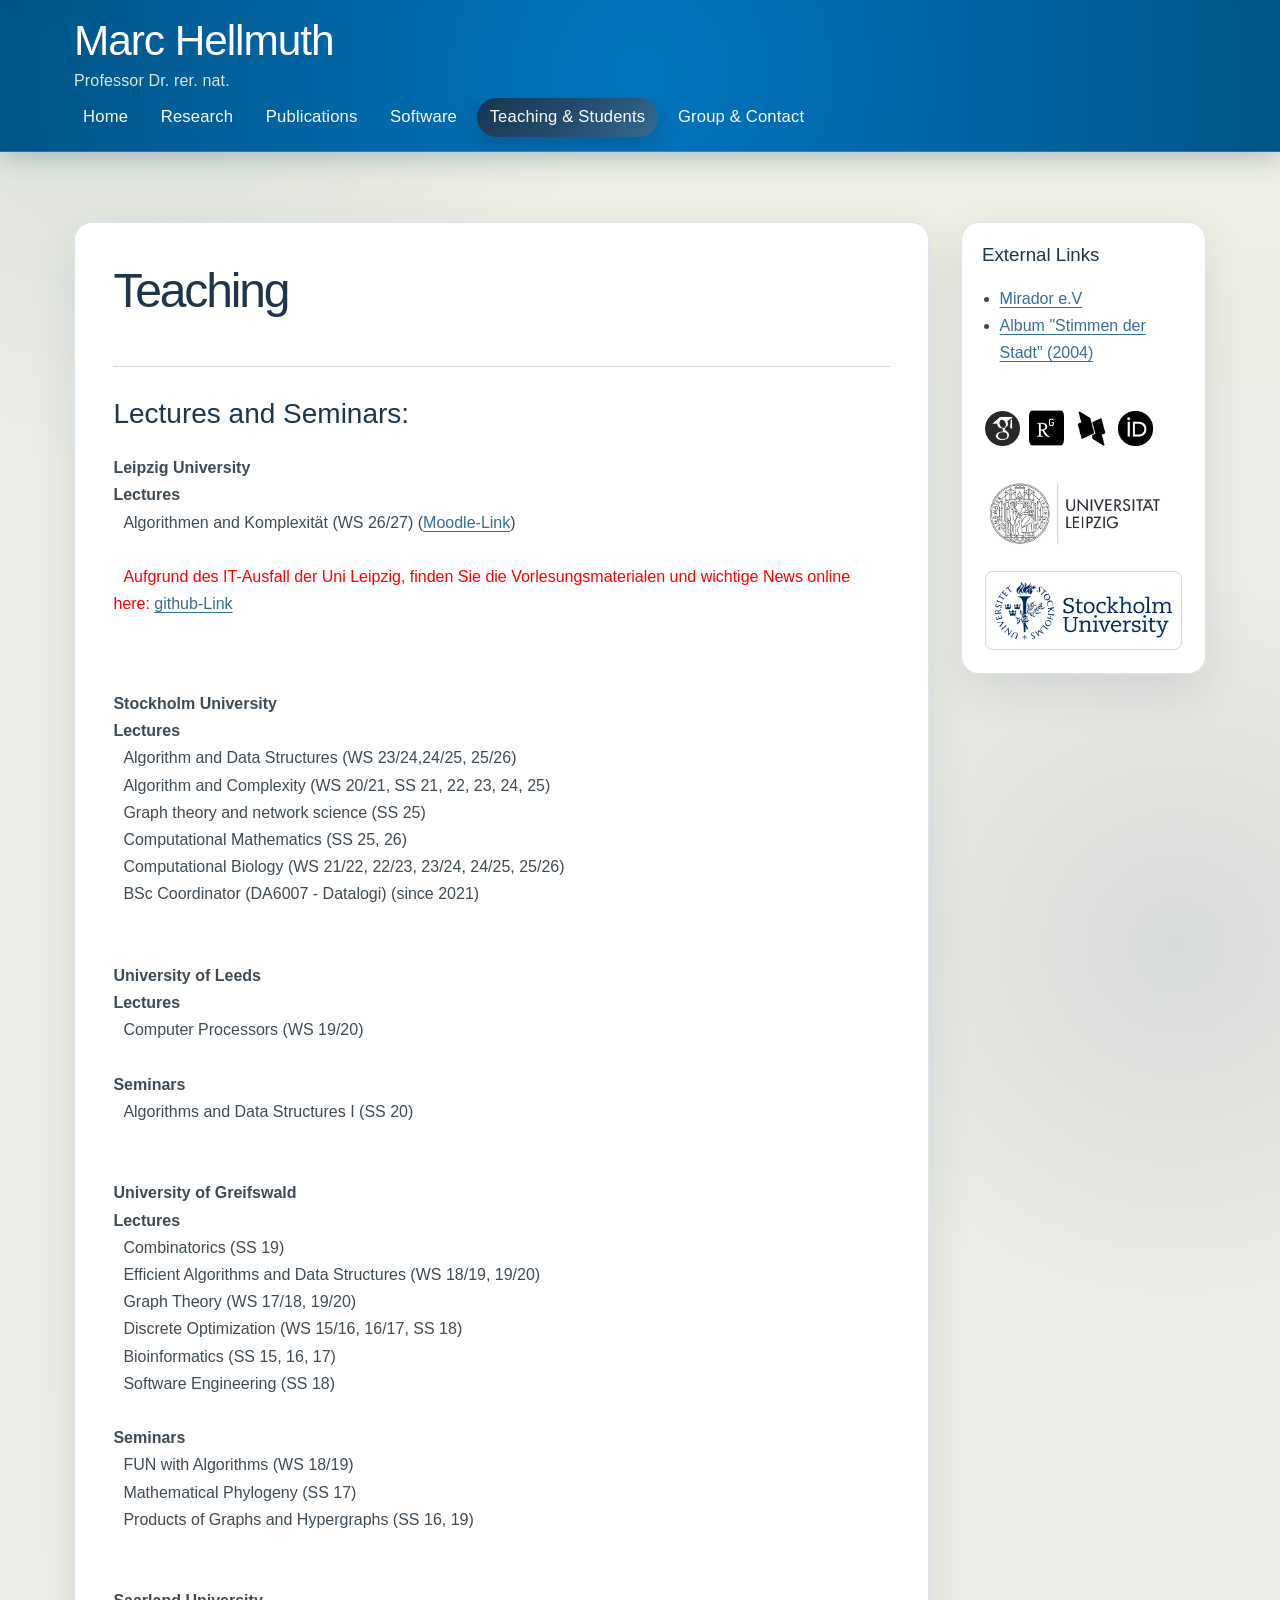
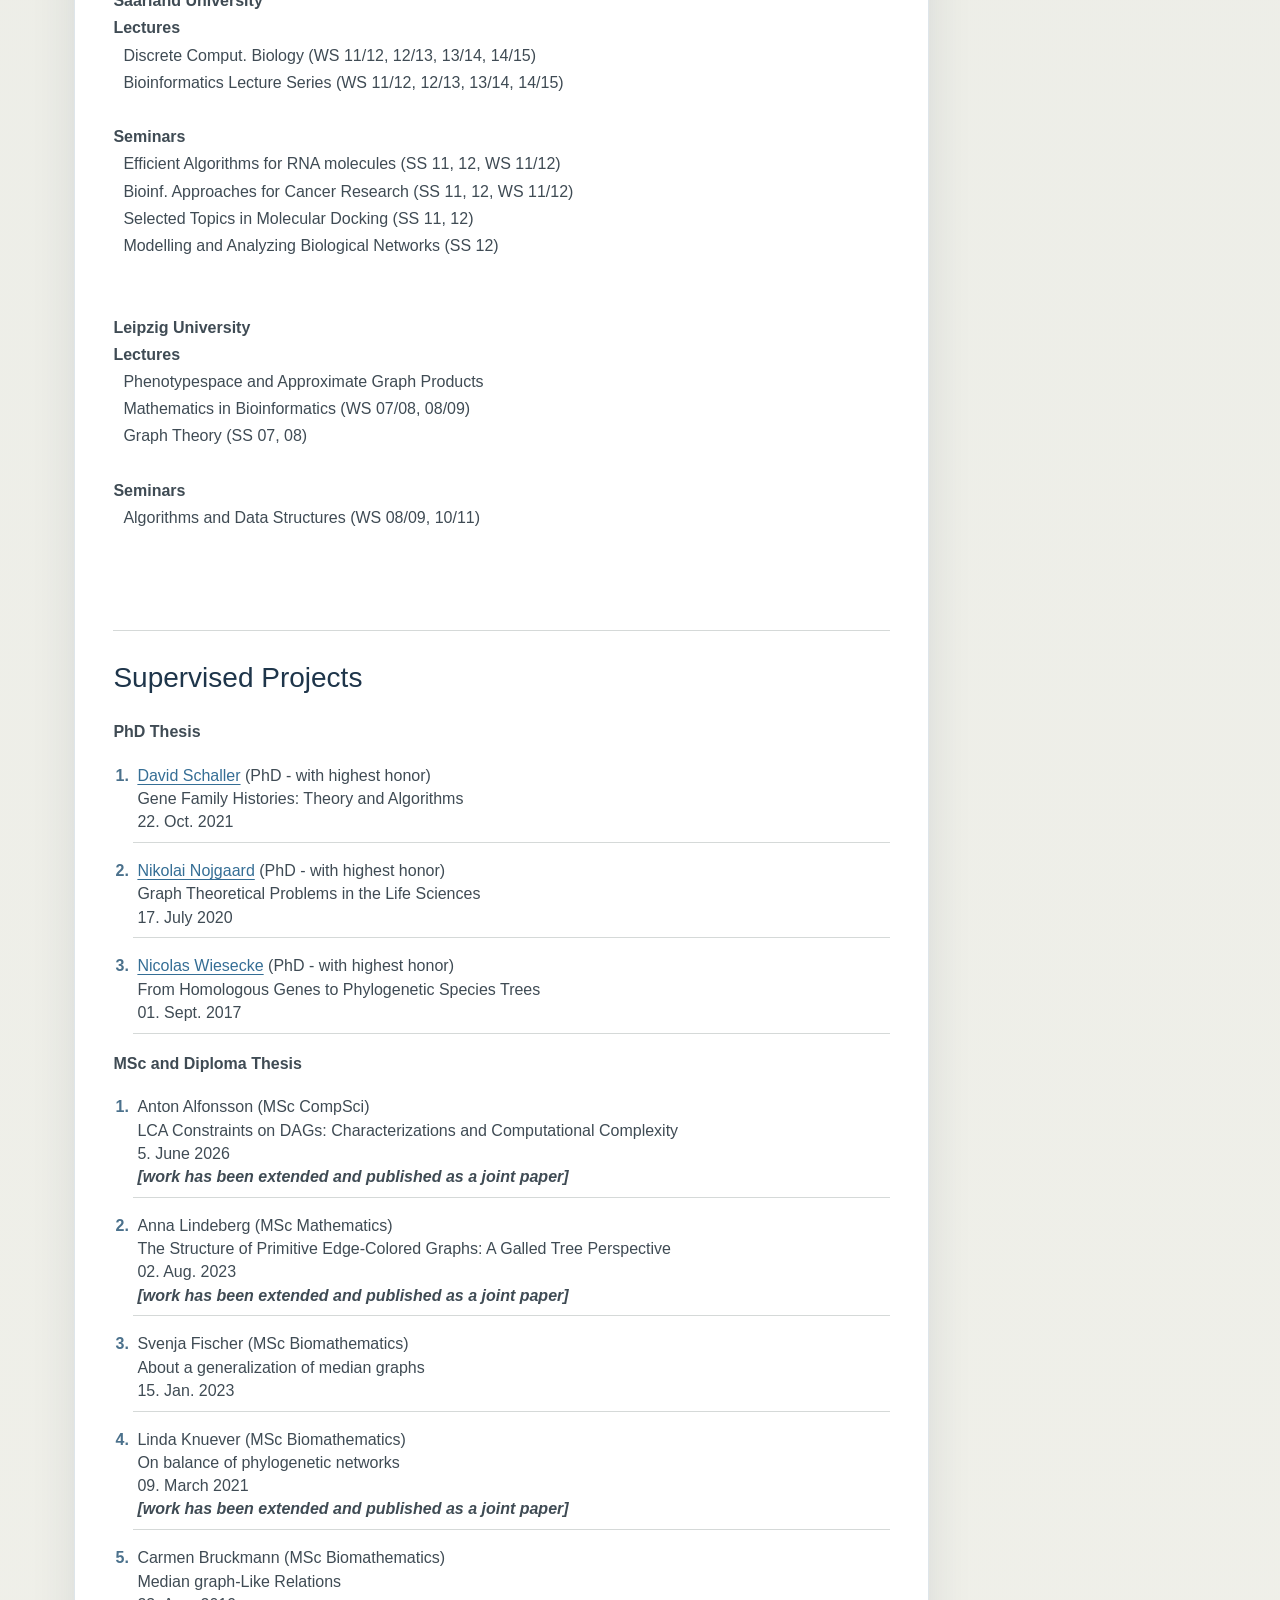
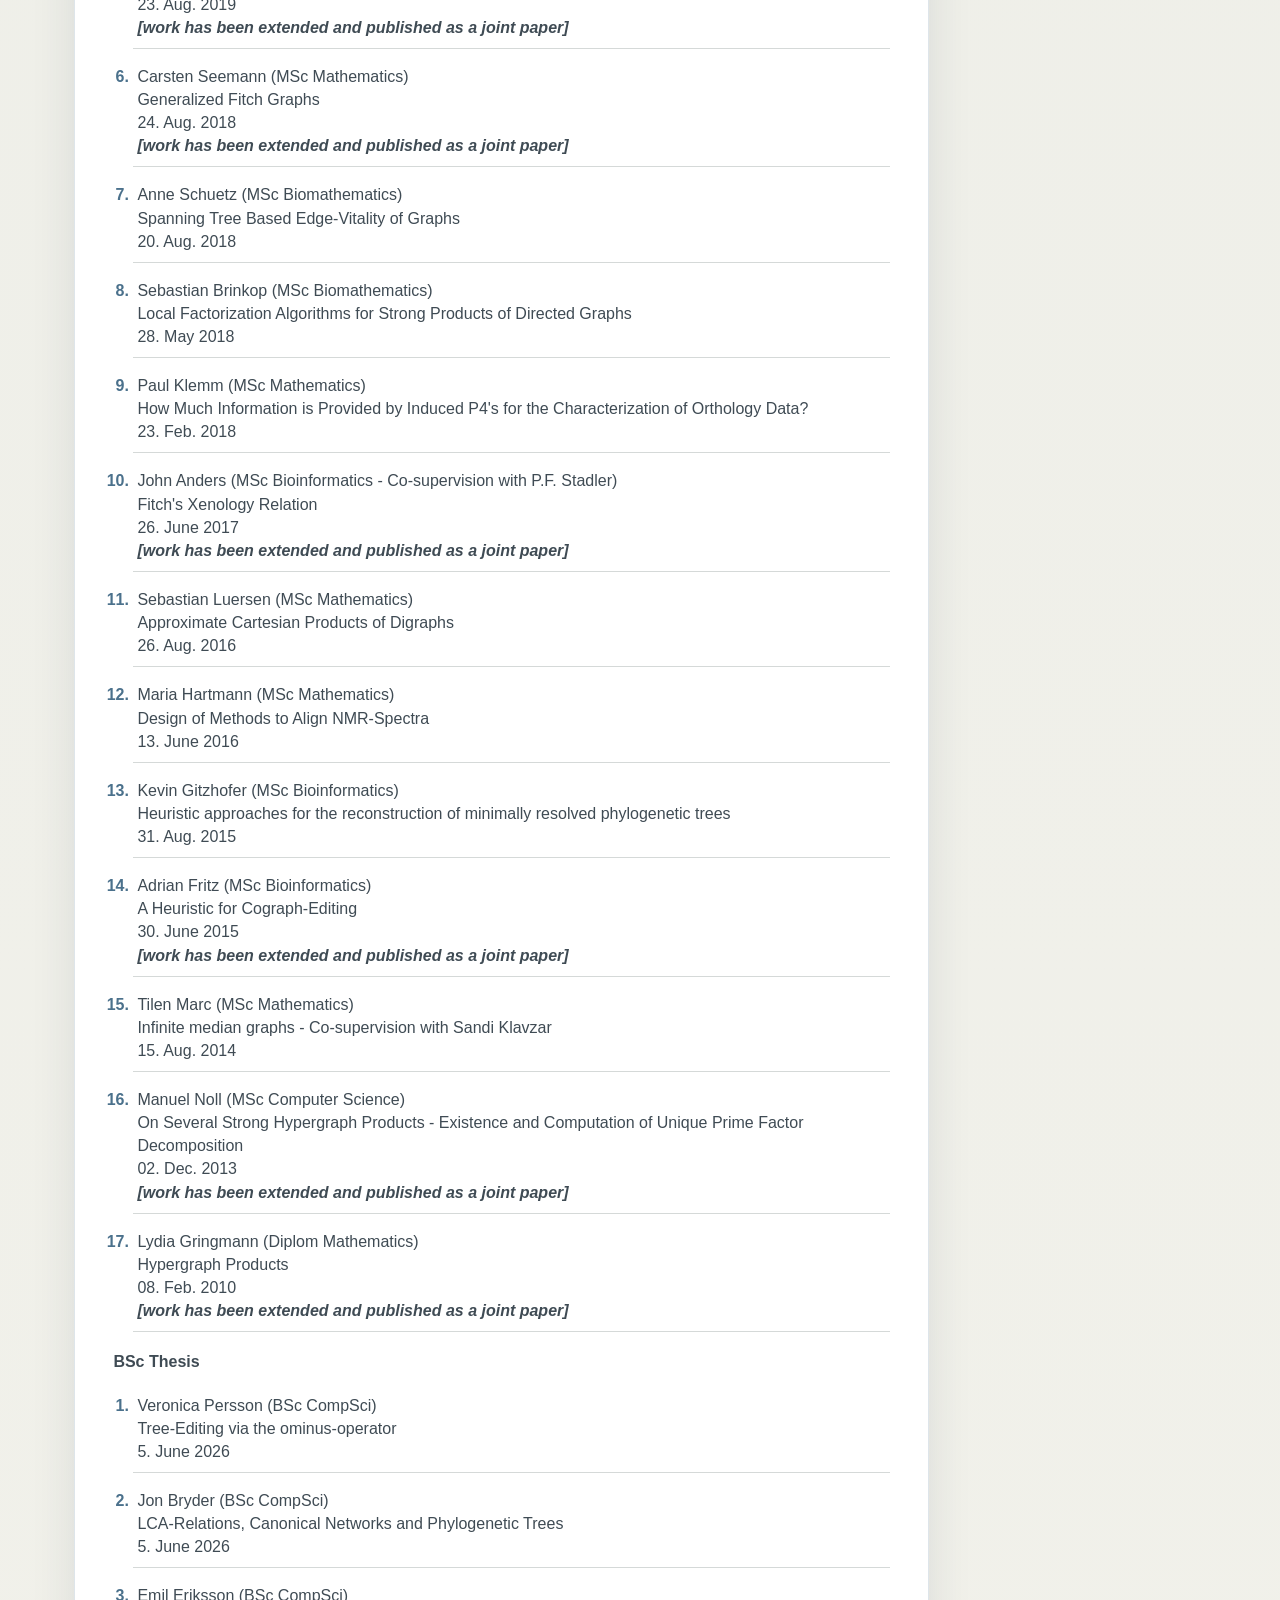
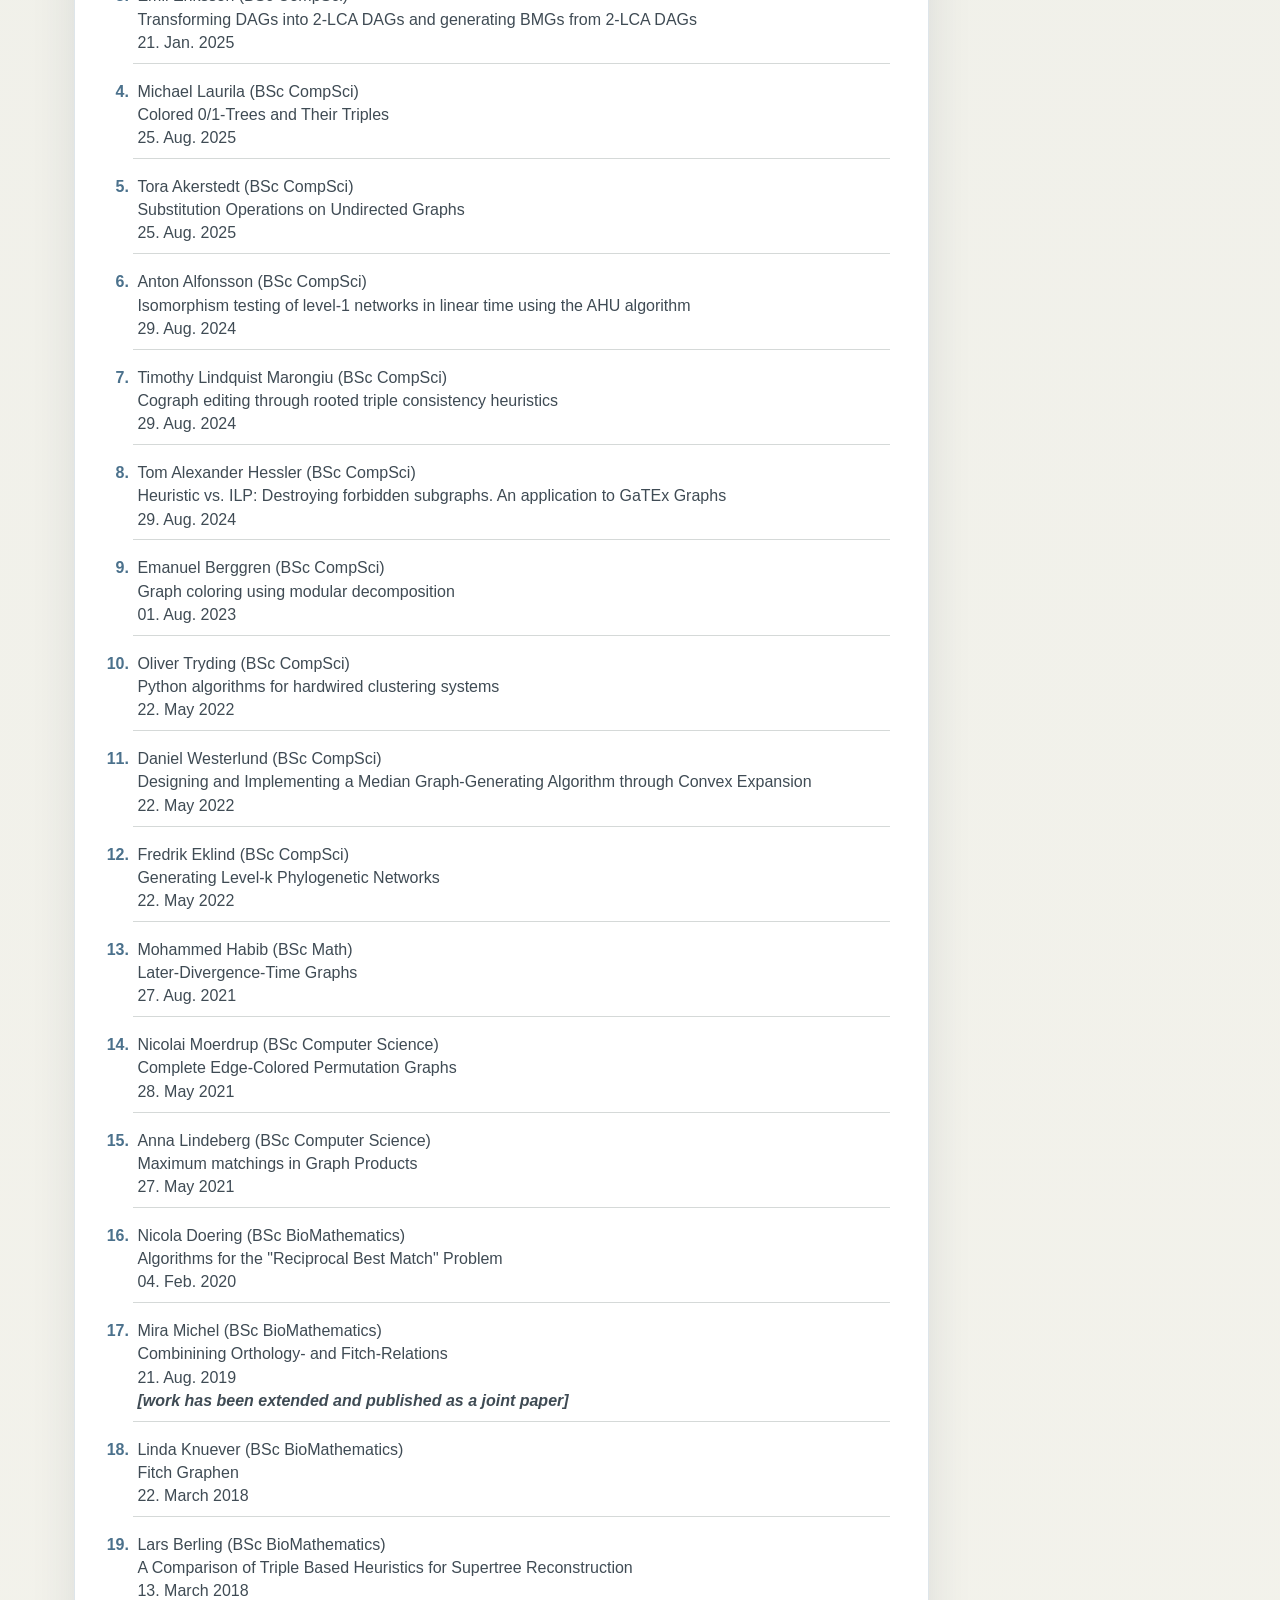
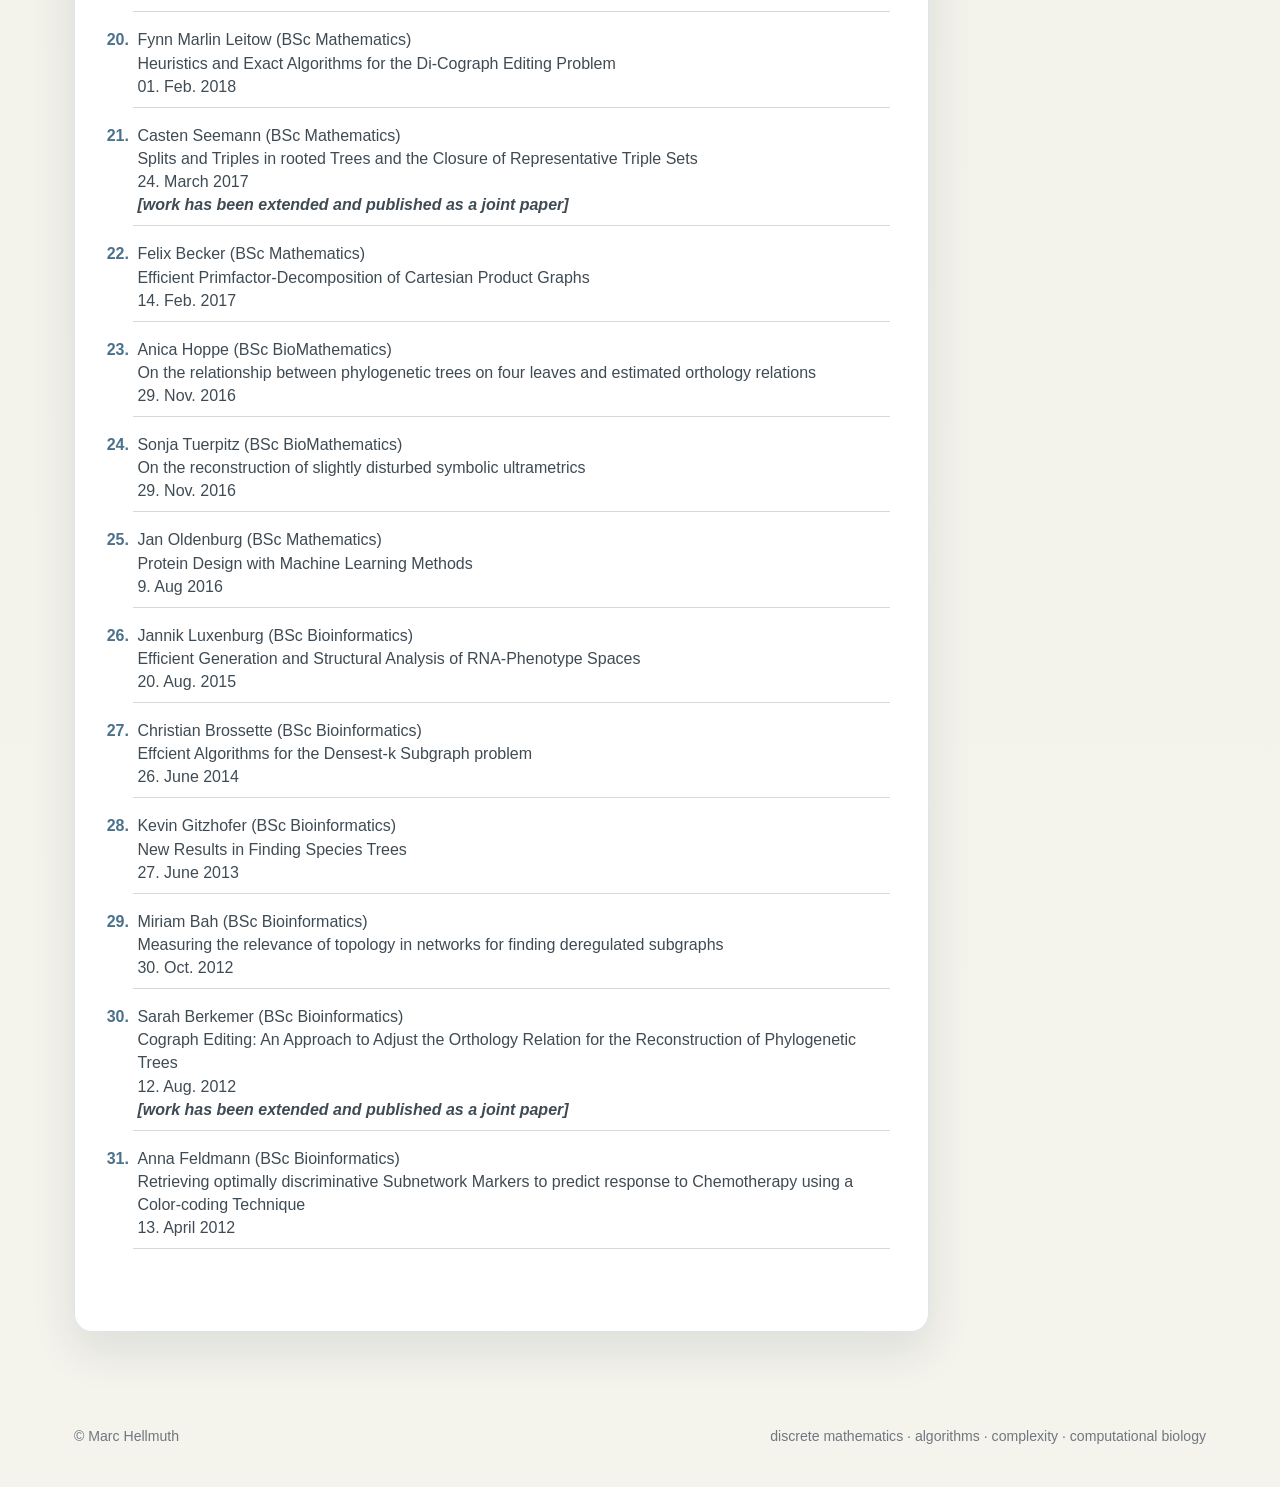
<file: teaching.html>
<!doctype html>
<html lang="en">

<head>
  <title>Marc_Hellmuth-Teaching</title>
  <meta name="description" content="website description" />
  <meta name="keywords" content="website keywords, website keywords" />
  <meta charset="utf-8">
  <meta name="viewport" content="width=device-width, initial-scale=1">
  <link rel="stylesheet" type="text/css" href="style/style.css" />
</head>


<body>
  <a class="skip-link" href="#content">Skip to content</a>
  <div id="main">
    <div id="header">
      <div id="logo">
        <div id="logo_text">
          <!-- class="logo_colour", allows you to change the colour of the text -->
          <h1><a href="index.html">Marc Hellmuth<span class="logo_colour"></span></a></h1>
				<h2>Professor Dr. rer. nat.</h2>
        </div>
      </div>
      <div id="menubar">
        <ul id="menu">
          <!-- put class="selected" in the li tag for the selected page - to highlight which page you're on -->
          <li><a href="index.html">Home</a></li>
          <li><a href="research.html">Research</a></li>
         <!-- <li><a href="examples.html">Examples</a></li>-->
          <li><a href="publi.html">Publications</a></li>
          <li><a href="software.html">Software</a></li>
          <li class="selected"><a href="teaching.html">Teaching &amp; Students</a></li>
          <li><a href="contact.html">Group &amp; Contact</a></li>        </ul>
      </div>
    </div>

<!-- ###########################
	###########################
	###########################
	###########################
-->

    <div id="site_content">
      <div class="sidebar">
        <!-- insert your sidebar items here -->
     <!--   <h3>Latest News</h3>
        <h4>New Website Launched</h4>
        <h5>January 1st, 2010</h5>
        <p>2010 sees the redesign of our website. Take a look around and let us know what you think.<br><a href="#">Read more</a></p>
        <p></p>
        <h4>New Website Launched</h4>
        <h5>January 1st, 2010</h5>
        <p>2010 sees the redesign of our website. Take a look around and let us know what you think.<br><a href="#">Read more</a></p>-->
				<!--<p><br><br><br><br><br><br><br><br><br><br><br><br><br><br>	</p> -->
       <h3>External Links</h3>
        <ul>
          <li><a href="http://www.mirador-ev.org/" target="_blank" rel="noopener noreferrer">Mirador e.V</a>
					</li>
          <li><a href="http://www.bioinf.uni-leipzig.de/%7Emarc/StimmenDerStadt/" target="_blank" rel="noopener noreferrer">Album "Stimmen der Stadt" (2004)</a></li>
        </ul>
       
			<a href="https://scholar.google.de/citations?user=4ja1NHsAAAAJ&hl=de&oi=ao" target="_blank" rel="noopener noreferrer">
			<img src="./scholargoogle.png" width="35" height="35"> 
			</a>
			<a href="https://www.researchgate.net/profile/Marc_Hellmuth" target="_blank" rel="noopener noreferrer">
			<img src="./rg.png"	  	   width="35" height="35"> 
			</a>
			<a href="https://dblp.org/pers/h/Hellmuth:Marc.html" target="_blank" rel="noopener noreferrer">
			<img src="./dblp.png"	   width="35" height="35"> 
			</a>
			<a href="https://orcid.org/0000-0002-1620-5508" target="_blank" rel="noopener noreferrer">
			<img src="./orcid.png"	width="35" height="35"> 
			<br><br><br>
			</a>				
						<a href="https://www.mathcs.uni-leipzig.de/en" target="_blank" rel="noopener noreferrer">
			<img 	src="./LE.png"	width="180" height="60"> 
			</a>						
			<a href="https://www.su.se/" target="_blank" rel="noopener noreferrer">
			<img 	src="./SU.png"	width="180" height="60"> 
			</a>						

      </div>


<!-- ###########################
	###########################
	###########################
	###########################
-->

 
      <div id="content">
        <!-- insert the page content here -->
        <h1>Teaching</h1>

				<h2>Lectures and Seminars:</h2>
				<font size="3"><strong>Leipzig University</strong></font><br>
					<strong>Lectures</strong>
					<div style="text-indent:10px;">Algorithmen and Komplexität (WS 26/27) 
					  (<a href="https://moodle2.uni-leipzig.de/course/view.php?id=62061"
      target="_blank"
      rel="noopener noreferrer">Moodle-Link</a>)<br>
   
     <br>
      <body>
  <p style="color:#FF0000;">Aufgrund des IT-Ausfall der Uni Leipzig, finden Sie die Vorlesungsmaterialen
			und wichtige News online here: <a href="https://github.com/marc-hellmuth/AlgoKompMaterial/tree/main"
      target="_blank" 
      rel="noopener noreferrer">github-Link</a>  </p>
</body>
			
			
			
			



      
				</div>
				<br><br>

				<font size="3"><strong>Stockholm University</strong></font><br>
					<strong>Lectures</strong>
					<div style="text-indent:10px;">Algorithm and Data Structures (WS 23/24,24/25, 25/26) </div>
					<div style="text-indent:10px;">Algorithm and Complexity (WS 20/21, SS 21, 22, 23, 24, 25) </div>
					<div style="text-indent:10px;">Graph theory and network science (SS 25) </div>
					<div style="text-indent:10px;">Computational Mathematics (SS 25, 26) </div>
					<div style="text-indent:10px;">Computational Biology (WS 21/22, 22/23, 23/24, 24/25, 25/26) </div>
					<div style="text-indent:10px;">BSc Coordinator (DA6007 - Datalogi) (since 2021) </div>

				<br><br>
				<font size="3"><strong>University of Leeds</strong></font><br>
<!--						<i>	As part of the ``flying faculty'' staff I deliver teaching within the Joint School Programme
					at the SJU in Chengdu, China.</i><br>	<br>	-->

					<strong>Lectures</strong>
					<div style="text-indent:10px;">Computer Processors (WS 19/20) </div>
				<br>
				<strong>Seminars</strong>
					<div style="text-indent:10px;">Algorithms and Data Structures I (SS 20) </div>
					


				<br><br>
				<font size="3"><strong>University of Greifswald</strong></font><br>
				<strong>Lectures</strong>
						<div style="text-indent:10px;">Combinatorics (SS 19) </div>
						<div style="text-indent:10px;">Efficient Algorithms and Data Structures (WS 18/19, 19/20)  </div>
						<div style="text-indent:10px;">Graph Theory (WS 17/18, 19/20)  </div>
						<div style="text-indent:10px;">Discrete Optimization (WS 15/16, 16/17, SS 18)  </div>
						<div style="text-indent:10px;">Bioinformatics (SS 15, 16, 17)  </div>
						<div style="text-indent:10px;">Software Engineering (SS 18) </div>

				<br>
				<strong>Seminars</strong>
						<div style="text-indent:10px;">FUN with Algorithms (WS 18/19)  </div>
						<div style="text-indent:10px;">Mathematical Phylogeny (SS 17)   </div>
						<div style="text-indent:10px;">Products of Graphs and Hypergraphs (SS 16, 19) </div>

				<br><br>
				<font size="3"><strong>Saarland University</strong></font><br>
				<strong>Lectures</strong>
							<div style="text-indent:10px;">Discrete Comput. Biology (WS 11/12, 12/13, 13/14, 14/15)</div>
							<div style="text-indent:10px;">Bioinformatics Lecture Series (WS 11/12, 12/13, 13/14, 14/15)</div> 
				<br>
				<strong>Seminars</strong>
							<div style="text-indent:10px;">Efficient Algorithms for RNA molecules (SS 11, 12, WS 11/12) </div>
							<div style="text-indent:10px;">Bioinf. Approaches for Cancer Research (SS 11, 12, WS 11/12)</div>
							<div style="text-indent:10px;">Selected Topics in Molecular Docking (SS 11, 12) </div>
							<div style="text-indent:10px;">Modelling and Analyzing Biological Networks (SS 12)</div>

				<br><br>
			<font size="3"><strong>Leipzig University</strong></font><br>
				<strong>Lectures</strong>
							<div style="text-indent:10px;">Phenotypespace and Approximate Graph Products</div>
							<div style="text-indent:10px;">Mathematics in Bioinformatics (WS 07/08, 08/09) </div>
							<div style="text-indent:10px;">Graph Theory (SS 07, 08)</div>
				<br>
				<strong>Seminars</strong>
							<div style="text-indent:10px;">Algorithms and Data Structures (WS 08/09, 10/11)</div>

				<br><br>
				<h2>Supervised Projects</h2>

<!--				<h4>Current Students:</h4>
				<ol>
				<li>Carsten R. Seemann (PhD CompSci) <i> Median Graphs  </i>   </li>
				<li>Anna  Lindeberg (PhD Math) <i> Explicit Modular Decomposition  </i>   </li>
				<li>Patricia Ebert (PhD Math) <i> LCA-constraints  </i>   </li>
<!--				<li>Mattias Lundin Staal (BSc CompSci) <i> Cograph Editing via Triple Consistency </i>   </li>-->
<!--				<li>Thomas Andersson (BSc Math) <i> Modularly Minimal Vertex Colorings </i>   </li>
				<li>Ahmet Sezer (BSc Math) <i> Biologically-feasible gene trees </i>   </li>
				</ol>



				<h4>Former Students:</h4> -->


				<strong>PhD Thesis</strong>

				<ol>
				<li><a href="https://imada.sdu.dk/~nojgaard/" target="_blank" rel="noopener noreferrer">David Schaller</a> (PhD - with highest honor) <br>Gene Family Histories: Theory and Algorithms 
				<br>22. Oct. 2021
				 </li>

				<li><a href="https://imada.sdu.dk/~nojgaard/" target="_blank" rel="noopener noreferrer">Nikolai Nojgaard</a> (PhD - with highest honor)<br>Graph Theoretical Problems in the Life Sciences <br>17. July 2020
				</li>
				<li><a href="http://pacosy.informatik.uni-leipzig.de/20-0-Nicolas+Wieseke.html" target="_blank" rel="noopener noreferrer">Nicolas Wiesecke</a> (PhD - with highest honor)<br>From Homologous Genes to Phylogenetic Species Trees <br>01. Sept. 2017
				</li>
				<!--<li>Lydia Ostermeier (PhD - very good)<br>(Relaxed) Product Structures of Graphs and Hypergraphs<br>(supervision together with<a href="http://www.bioinf.uni-leipzig.de/~studla/" 					target="_blank" rel="noopener noreferrer"> P.F.Stadler</a>)<br>13. May 2015</li>-->
				</ol>

				<strong>MSc and Diploma Thesis</strong>
				<ol>  
				<li>Anton Alfonsson (MSc CompSci) <br>  LCA Constraints on DAGs: Characterizations and Computational Complexity  <br> 5. June 2026   
								<br> <em><b> [work has been extended and published as a joint paper]  </b></em>
				 </li>
				<li>Anna Lindeberg (MSc Mathematics) <br> The Structure of Primitive Edge-Colored Graphs: A Galled Tree Perspective  <br> 02. Aug. 2023  
				<br> <em><b> [work has been extended and published as a joint paper]  </b></em>
				 </li>
				<li>Svenja Fischer (MSc Biomathematics) <br> About a generalization of median graphs  <br> 15. Jan. 2023   </li>
				<li>Linda Knuever (MSc Biomathematics)<br> On balance of phylogenetic networks<br> 09. March 2021 
				<br> <em><b> [work has been extended and published as a joint paper]  </b></em>
				</li>
				<li>Carmen Bruckmann (MSc Biomathematics)<br> Median graph-Like
				Relations<br> 23. Aug. 2019
								<br> <em><b> [work has been extended and published as a joint paper]  </b></em>
				 </li>
				<li>Carsten Seemann
				(MSc Mathematics)<br> Generalized Fitch Graphs<br> 24. Aug.
				2018 
								<br> <em><b> [work has been extended and published as a joint paper]  </b></em>
				</li>
				<li>Anne Schuetz (MSc Biomathematics)<br>
				Spanning Tree Based Edge-Vitality of Graphs<br> 20. Aug. 2018</li>
				<li>Sebastian Brinkop (MSc Biomathematics)<br>
				Local Factorization Algorithms for Strong Products of Directed
				Graphs<br> 28. May 2018 </li>
				<li>Paul Klemm (MSc
				Mathematics)<br> How Much Information is Provided by Induced P4's
				for the Characterization of Orthology Data?<br> 23. Feb. 2018</li>
					<li>John Anders (MSc Bioinformatics - Co-supervision
				with P.F. Stadler)<br> Fitch's Xenology Relation<br> 26. June
				2017
								<br> <em><b> [work has been extended and published as a joint paper]  </b></em>
 </li>
				<li>Sebastian Luersen (MSc Mathematics)<br>
				Approximate Cartesian Products of Digraphs<br> 26. Aug. 2016</li>
				<li>Maria Hartmann (MSc Mathematics)<br> Design of
				Methods to Align NMR-Spectra<br> 13. June 2016</li>
				<li>Kevin Gitzhofer (MSc Bioinformatics)<br> Heuristic
				approaches for the reconstruction of minimally resolved
				phylogenetic trees<br> 31. Aug. 2015 </li>
				<li>Adrian
				Fritz (MSc Bioinformatics)<br> A Heuristic for Cograph-Editing<br
				/> 30. June 2015 
								<br> <em><b> [work has been extended and published as a joint paper]  </b></em>
</li>
				<li>Tilen Marc (MSc
				Mathematics)<br> Infinite median graphs - Co-supervision
				with Sandi Klavzar<br> 15. Aug. 2014
				</li>
				<li>Manuel Noll (MSc Computer Science)<br> On Several
				Strong Hypergraph Products - Existence and Computation of Unique
				Prime Factor Decomposition<br> 02. Dec. 2013
								<br> <em><b> [work has been extended and published as a joint paper]  </b></em>
				</li>
				<li>Lydia Gringmann (Diplom Mathematics)<br>
				Hypergraph Products<br> 08. Feb. 2010
								<br> <em><b> [work has been extended and published as a joint paper]  </b></em>
</li>
			</ol> 



				<strong>BSc Thesis</strong>
			<ol>
			<li>     Veronica Persson  (BSc CompSci) <br> Tree-Editing via the ominus-operator <br>  5. June 2026 </li>
			<li>     Jon Bryder   (BSc CompSci) <br> LCA-Relations, Canonical Networks and Phylogenetic Trees  <br> 5. June 2026   </li>			<!--  edit gene tree to get consisten species triples	-->
			<li>     Emil Eriksson   (BSc CompSci) <br> Transforming DAGs into 2-LCA DAGs and generating BMGs from 2-LCA DAGs <br> 21. Jan. 2025 </li>
			<li>     Michael Laurila   (BSc CompSci) <br>  Colored 0/1-Trees and Their Triples  <br> 25. Aug. 2025   </li>			<!--  edit gene tree to get consisten species triples	-->
			<li>    Tora Akerstedt   (BSc CompSci) <br>  Substitution Operations on Undirected Graphs  <br> 25. Aug. 2025   </li>			
			<li>Anton Alfonsson (BSc CompSci) <br>  Isomorphism testing of level-1 networks in linear time using the AHU algorithm  <br> 29. Aug. 2024   </li>			
			<li>Timothy Lindquist Marongiu (BSc CompSci) <br> Cograph editing through rooted triple consistency heuristics  <br> 29. Aug. 2024   </li>			
			<li>Tom Alexander Hessler (BSc CompSci) <br>         Heuristic vs. ILP: Destroying forbidden subgraphs. An application to GaTEx Graphs  <br> 29. Aug. 2024   </li>						
			<li>Emanuel Berggren (BSc CompSci) <br> Graph coloring using modular decomposition  <br> 01. Aug. 2023   </li>			
			<li>Oliver Tryding (BSc CompSci) <br> Python algorithms for hardwired clustering systems  <br> 22. May 2022   </li>
			<li>Daniel Westerlund (BSc CompSci) <br> Designing  and  Implementing  a  Median  Graph-Generating Algorithm through Convex Expansion  <br> 22. May 2022  </li>
			<li>Fredrik Eklind (BSc CompSci) <br> Generating	Level-k Phylogenetic	Networks <br> 22. May 2022  </li>
			<li>Mohammed Habib (BSc Math) <br> Later-Divergence-Time Graphs <br> 27. Aug. 2021  </li>
			<li>Nicolai Moerdrup (BSc Computer Science) <br> Complete Edge-Colored Permutation Graphs <br> 28. May 2021  </li>
			<li>Anna Lindeberg (BSc Computer Science)  <br> Maximum matchings in Graph Products </br />  27. May 2021 </li>
			<li>Nicola  Doering  (BSc BioMathematics)<br> 	Algorithms for the "Reciprocal Best Match" Problem<br> 	04. Feb. 2020 </li>
			<li>Mira Michel  (BSc BioMathematics)<br> 	Combinining Orthology- and Fitch-Relations<br> 	21. Aug. 2019 	<br> <em><b> [work has been extended and published as a joint paper]  </b></em> </li>
			<li>Linda Knuever (BSc BioMathematics)<br> 	Fitch Graphen<br> 	22. March 2018 </li>
			<li>Lars Berling (BSc BioMathematics)<br> 	A Comparison of Triple Based Heuristics for Supertree Reconstruction<br> 	13. March 2018 </li>
			<li>Fynn Marlin Leitow (BSc Mathematics)<br> 	Heuristics and Exact Algorithms for the Di-Cograph Editing Problem<br> 	01. Feb. 2018 </li>
			<li>Casten Seemann (BSc Mathematics)<br> 	Splits and Triples in rooted Trees and the Closure of Representative Triple Sets<br> 	24. March 2017 	<br> <em><b> [work has been extended and published as a joint paper]  </b></em> </li>
			<li>Felix Becker (BSc Mathematics)<br> 	Efficient Primfactor-Decomposition of Cartesian Product Graphs<br> 	14. Feb. 2017 </li>
			<li>Anica Hoppe (BSc BioMathematics)<br> 	On the relationship between phylogenetic trees on four leaves and estimated orthology relations<br> 	29. Nov. 2016 </li>
			<li>Sonja Tuerpitz (BSc BioMathematics)<br> 	On the reconstruction of slightly disturbed symbolic ultrametrics<br> 	29. Nov. 2016 </li>
			<li>Jan Oldenburg (BSc Mathematics)<br> 	Protein Design with Machine Learning Methods<br> 	9. Aug 2016 </li>
			<li>Jannik Luxenburg (BSc Bioinformatics)<br> 	Efficient Generation and Structural Analysis of RNA-Phenotype Spaces<br> 	20. Aug. 2015 </li>
			<li>Christian Brossette (BSc Bioinformatics)<br> 	Effcient Algorithms for the Densest-k Subgraph problem<br> 	26. June 2014 </li>
			<li>Kevin Gitzhofer (BSc Bioinformatics)<br> 	New Results in Finding Species Trees<br> 	27. June 2013 </li>
			<li>Miriam Bah (BSc Bioinformatics)<br> 	Measuring the relevance of topology in networks for finding deregulated subgraphs<br> 	30. Oct. 2012 </li>
			<li>Sarah Berkemer (BSc Bioinformatics)<br> 	Cograph Editing: An Approach to Adjust the Orthology Relation for the Reconstruction of Phylogenetic Trees<br> 	12. Aug. 2012 	<br> <em><b> [work has been extended and published as a joint paper]  </b></em> </li>
			<li>Anna Feldmann (BSc Bioinformatics)<br> 	Retrieving optimally discriminative Subnetwork Markers to predict response to Chemotherapy using a Color-coding Technique<br> 	13. April 2012</li>
			</ol>

				<br>
      </div>
    </div>
    <div id="content_footer"></div>
    <div id="footer">
      <span>&copy; Marc Hellmuth</span>
      <span>discrete mathematics · algorithms · complexity · computational biology</span>
    </div>
  </div>
</body>
</html>
</file>
<file: style/style.css>
:root {
  --navy: #1E354A;
  --blue-900: #29415D;
  --blue-700: #356E95;
  --blue-600: #4B718C;
  --blue-100: #E7EDF1;
  --blue-50: #F4F5F3;
  --ink: #3F4B54;
  --muted: #6E7880;
  --line: #D5D9D8;
  --surface: #FCFCFA;
  --shadow: 0 18px 45px rgba(37, 57, 74, .11);
  --radius: 18px;
  --content: 1180px;
}

* { box-sizing: border-box; }
html { scroll-behavior: smooth; }
body {
  margin: 0;
  color: var(--ink);
  background:
    radial-gradient(circle at 10% 0%, rgba(53,110,149,.11), transparent 30rem),
    radial-gradient(circle at 92% 12%, rgba(41,65,93,.10), transparent 24rem),
    linear-gradient(180deg, #F0EFE2 0, #ECEDE7 30rem, #F4F3EC 100%);
  font-family: Inter, ui-sans-serif, -apple-system, BlinkMacSystemFont, "Segoe UI", sans-serif;
  font-size: 16px;
  line-height: 1.7;
}

img { max-width: 100%; height: auto; }
a { color: var(--blue-700); text-decoration-thickness: .08em; text-underline-offset: .18em; }
a:hover { color: var(--blue-900); }

.skip-link { position: fixed; left: 1rem; top: -5rem; z-index: 99; padding: .7rem 1rem; background: #fff; border-radius: 8px; box-shadow: var(--shadow); }
.skip-link:focus { top: 1rem; }

#main { min-height: 100vh; }
#header {
  position: sticky;
  top: 0;
  z-index: 20;
  background-color: #025587;
  background-image: url("./logo.png");
  background-repeat: no-repeat;
  background-position: center;
  background-size: cover;
  border-bottom: 1px solid rgba(255,255,255,.16);
  box-shadow: 0 5px 24px rgba(2,65,103,.28);
}
#logo, #menubar { max-width: var(--content); margin: 0 auto; }
#logo { padding: 1.15rem 1.5rem .45rem; }
#logo_text h1, #logo_text h2 { margin: 0; }
#logo_text h1 { font-family: "Avenir Next", "Segoe UI", "Helvetica Neue", Arial, sans-serif; font-size: clamp(1.8rem, 4.2vw, 2.65rem); font-weight: 500; line-height: 1.1; letter-spacing: -.025em; }
#logo_text h1 a { color: #FFFFFF; text-decoration: none; }
#logo_text h2 { margin-top: .35rem; color: #DCE5EA; font-family: "Avenir Next", "Segoe UI", "Helvetica Neue", Arial, sans-serif; font-size: 1rem; font-weight: 400; letter-spacing: .01em; }

#menubar { padding: 0 1.25rem .85rem; overflow-x: auto; }
#menu { display: flex; flex-wrap: wrap; gap: .4rem; margin: 0; padding: 0; list-style: none; }
#menu a { display: block; padding: .6rem .82rem; color: #F7F9FA; border-radius: 999px; font-family: "Avenir Next", "Segoe UI", "Helvetica Neue", Arial, sans-serif; font-size: 1.04rem; font-weight: 500; letter-spacing: .01em; line-height: 1.2; text-decoration: none; white-space: nowrap; }
#menu a:hover { background: rgba(255,255,255,.11); }
#menu .selected a { color: #FFFFFF; background: linear-gradient(135deg, #18344F 0%, #254E70 55%, #356B91 100%); box-shadow: 0 8px 22px rgba(24,52,79,.30); }

#site_content {
  display: grid;
  grid-template-columns: minmax(0, 1fr) 245px;
  gap: 2rem;
  max-width: var(--content);
  margin: 0 auto;
  padding: 2.4rem 1.5rem 4rem;
}
#content { min-width: 0; grid-column: 1; grid-row: 2; }
.sidebar { grid-column: 2; grid-row: 2; align-self: start; position: sticky; top: 10.5rem; }

#content, .sidebar, .hero-card {
  background: rgba(255,255,255,.97);
  border: 1px solid rgba(75,113,140,.18);
  border-radius: var(--radius);
  box-shadow: var(--shadow);
}
#content { padding: clamp(1.25rem, 3vw, 2.6rem); }
.sidebar { padding: 1.25rem; }
.sidebar h3 { margin-top: 0; color: var(--navy); }
.sidebar ul { margin: 0 0 1.1rem; padding-left: 1.1rem; }
.sidebar > a { display: inline-flex; margin: .2rem .16rem; vertical-align: middle; }
.sidebar img { border-radius: 8px; object-fit: contain; }
.sidebar a[href*="su.se"] img { width: 100%; margin-top: .8rem; padding: .55rem; background: white; border: 1px solid var(--line); }

h1, h2, h3, h4, h5 { color: var(--navy); font-family: "Avenir Next", "Segoe UI", "Helvetica Neue", Arial, sans-serif; font-weight: 500; line-height: 1.25; text-wrap: balance; }
h1 { margin: 0 0 1.5rem; font-size: clamp(2rem, 5vw, 3rem); letter-spacing: -.045em; }
h2 { margin-top: 2.25rem; font-size: clamp(1.35rem, 3vw, 1.75rem); }
h3 { margin-top: 1.8rem; }
h4 { margin-top: 2rem; font-size: 1.1rem; }
h5 { margin: 1.7rem 0 .7rem; color: var(--blue-700); font-size: .8rem; font-weight: 500; letter-spacing: .12em; text-transform: uppercase; }
p { margin: 0 0 1.15rem; }

#content > ol, #content > ul { padding-left: 1.4rem; }
#content li { margin-bottom: .7rem; }
#content ol > li {
  margin: 0 0 .85rem;
  padding: .85rem 1rem .9rem .35rem;
  border-bottom: 1px solid var(--line);
}
#content ol > li::marker { color: var(--blue-600); font-weight: 700; }
#content ul > li::marker { color: var(--blue-600); }

#content h2 + p, #content h2 + ul, #content h2 + ol { margin-top: .7rem; }
#content a[target="_blank"]::after { content: ""; font-size: .76em; text-decoration: none; }
#content a[href$=".jpg"]::after, #content a[href$=".jpeg"]::after { content: ""; }

.hero-card { grid-column: 1 / -1; grid-row: 1; display: grid; grid-template-columns: minmax(190px, 280px) minmax(0, 1fr); gap: clamp(1.4rem, 4vw, 3rem); align-items: center; padding: clamp(1.2rem, 3vw, 2rem); margin-bottom: 2rem; }
.portrait { width: 100%; aspect-ratio: 4 / 5; object-fit: cover; border-radius: 14px; box-shadow: 0 16px 35px rgba(41,65,93,.18); }
.hero-copy p { margin: 0; font-size: clamp(1rem, 2vw, 1.16rem); }
.hero-actions { display: flex; flex-wrap: wrap; gap: .7rem; margin-top: 1.25rem; }
.button { display: inline-flex; align-items: center; justify-content: center; padding: .72rem 1rem; border-radius: 999px; font-weight: 700; text-decoration: none; }
.button.primary { color: white; background: linear-gradient(135deg, #29415D, #4B718C); }
.button.secondary { color: #FFFFFF; background: #3C5F79; }

.lightbox { position: fixed; inset: 0; z-index: 80; display: none; align-items: center; justify-content: center; padding: 2rem; background: rgba(6,25,44,.84); text-decoration: none; }
.lightbox:target { display: flex; }
.lightbox img { max-width: min(900px, 92vw); max-height: 88vh; border-radius: 14px; box-shadow: 0 24px 65px rgba(0,0,0,.45); }

/* Software entries become subtle sections without changing source content. */
#content > h2 { padding-top: .15rem; border-top: 1px solid transparent; }
#content > h2:not(:first-child) { margin-top: 2.8rem; padding-top: 1.8rem; border-top-color: var(--line); }

#content_footer { height: 0; }
#footer { display: flex; justify-content: space-between; gap: 1rem; max-width: var(--content); margin: 0 auto; padding: 1.8rem 1.5rem 2.4rem; color: var(--muted); font-size: .88rem; }

@media (max-width: 860px) {
  #header { position: relative; }
  #site_content { grid-template-columns: 1fr; padding-top: 1.4rem; }
  #content, .hero-card { grid-column: 1; }
  .hero-card { grid-row: 1; }
  #content { grid-row: 2; }
  .sidebar { grid-column: 1; grid-row: 3; position: static; }
  .hero-card { grid-template-columns: minmax(140px, 210px) 1fr; }
}

@media (max-width: 620px) {
  body { font-size: 15px; }
  #logo { padding-inline: 1rem; }
  #menubar { padding-inline: .75rem; }
  #menu { flex-wrap: nowrap; }
  #site_content { padding-inline: .8rem; }
  #content { padding: 1.15rem; border-radius: 14px; }
  .hero-card { grid-template-columns: 1fr; padding: 1rem; }
  .portrait { max-height: 420px; }
  #footer { flex-direction: column; padding-inline: 1rem; }
}

@media (prefers-reduced-motion: reduce) {
  html { scroll-behavior: auto; }
  *, *::before, *::after { transition-duration: .01ms !important; animation-duration: .01ms !important; }
}

/* Contact page: stacked group and contact cards in the main column. */
.content-stack {
  min-width: 0;
  grid-column: 1;
  grid-row: 1;
  display: grid;
  gap: 1.5rem;
}
.content-card {
  background: rgba(255,255,255,.985);
  border: 1px solid rgba(75,113,140,.18);
  border-radius: var(--radius);
  box-shadow: var(--shadow);
  padding: clamp(1.25rem, 3vw, 2.6rem);
}
.content-card h1 { margin-top: 0; }
.content-card > h2:not(:first-child) {
  margin-top: 2.4rem;
  padding-top: 1.4rem;
  border-top: 1px solid var(--line);
}
.content-card ul { padding-left: 1.35rem; }
.content-card li { margin-bottom: .7rem; }
.content-card li::marker { color: var(--blue-600); }
.contact-card {
  background: #ffffff;
}

@media (max-width: 860px) {
  .content-stack { grid-column: 1; grid-row: 1; }
}

@media (max-width: 620px) {
  .content-card { padding: 1.15rem; border-radius: 14px; }
}

/* Contact page alignment: start the Group card directly at the top of the content grid. */
#site_content > .content-stack {
  align-self: start;
  align-content: start;
  margin: 0;
  padding: 0;
}
#content-group {
  margin-top: 0;
}

/* Contact page: keep the sidebar at the upper right beside the Group card. */
.contact-page #site_content > .sidebar {
  grid-column: 2;
  grid-row: 1;
  align-self: start;
}

@media (max-width: 860px) {
  .contact-page #site_content > .content-stack { grid-row: 1; }
  .contact-page #site_content > .sidebar {
    grid-column: 1;
    grid-row: 2;
    position: static;
  }
}


/* Research page and homepage research preview */
.eyebrow {
  margin: 0 0 .45rem;
  color: var(--blue-700);
  font-size: .78rem;
  font-weight: 750;
  letter-spacing: .13em;
  text-transform: uppercase;
}
.research-lead {
  max-width: 74ch;
  margin-bottom: 2rem;
  font-size: clamp(1.04rem, 2vw, 1.18rem);
}
.research-grid {
  display: grid;
  grid-template-columns: repeat(2, minmax(0, 1fr));
  gap: 1rem;
  margin: 1.5rem 0 2rem;
}
.research-card,
.research-questions,
.research-links,
.research-preview {
  border: 1px solid var(--line);
  border-radius: 14px;
  background: rgba(248, 249, 248, .92);
}
.research-card { padding: 1.25rem; }
.research-card h2 { margin: 0 0 .7rem; font-size: 1.3rem; }
.research-card ul { margin-bottom: 0; padding-left: 1.2rem; }
.research-card li { margin-bottom: .38rem; }
.research-questions,
.research-links,
.research-preview { padding: clamp(1.15rem, 3vw, 1.7rem); }
.research-questions h2,
.research-links h2,
.research-preview h2 { margin-top: 0; }
.research-preview { margin-top: 2rem; }

@media (max-width: 720px) {
  .research-grid { grid-template-columns: 1fr; }
}

/* Research figures: paper examples beside each research area. */
.research-grid {
  grid-template-columns: 1fr;
  gap: 1.25rem;
}
.research-card {
  display: grid;
  grid-template-columns: minmax(0, 1.05fr) minmax(250px, .95fr);
  gap: 1.35rem;
  align-items: center;
  padding: 1.35rem;
}
.research-card.figure-first .research-figure { order: -1; }
.research-card-copy { min-width: 0; }
.research-card-copy h2 { margin-top: 0; }
.research-figure {
  margin: 0;
  min-width: 0;
}
.research-figure a { display: block; }
.research-figure img {
  display: block;
  width: 100%;
  max-height: 330px;
  object-fit: contain;
  padding: .55rem;
  background: #fff;
  border: 1px solid var(--line);
  border-radius: 12px;
  box-shadow: 0 10px 24px rgba(37,57,74,.09);
}
.research-figure figcaption {
  margin-top: .55rem;
  color: var(--muted);
  font-size: .78rem;
  line-height: 1.45;
}

@media (max-width: 760px) {
  .research-card { grid-template-columns: 1fr; }
  .research-card.figure-first .research-figure { order: 0; }
  .research-figure img { max-height: none; }
}

/* More compact publication list */
#content ol {
  margin-top: .6rem;
  padding-left: 1.25rem;
}

#content ol > li {
  margin-bottom: .45rem;
  padding: .55rem .7rem .55rem .25rem;
  line-height: 1.45;
}

#content ol > li br {
  line-height: 1.35;
}

#content h3 {
  margin-top: 3.4rem;
  margin-bottom: 1.1rem;
/*  font-size: 1.08rem;*/
  letter-spacing: .03em;
}

#content h1 + br,
#content ol > br {
  display: none;
}

html {
  scroll-behavior: smooth;
  scroll-padding-top: 180px;
}

.publication-nav {
  margin: 0.75em 0 3em 0;
  padding: 0.6em 0;
  line-height: 1.8;
}

.publication-nav a {
  white-space: nowrap;
}
</file>
